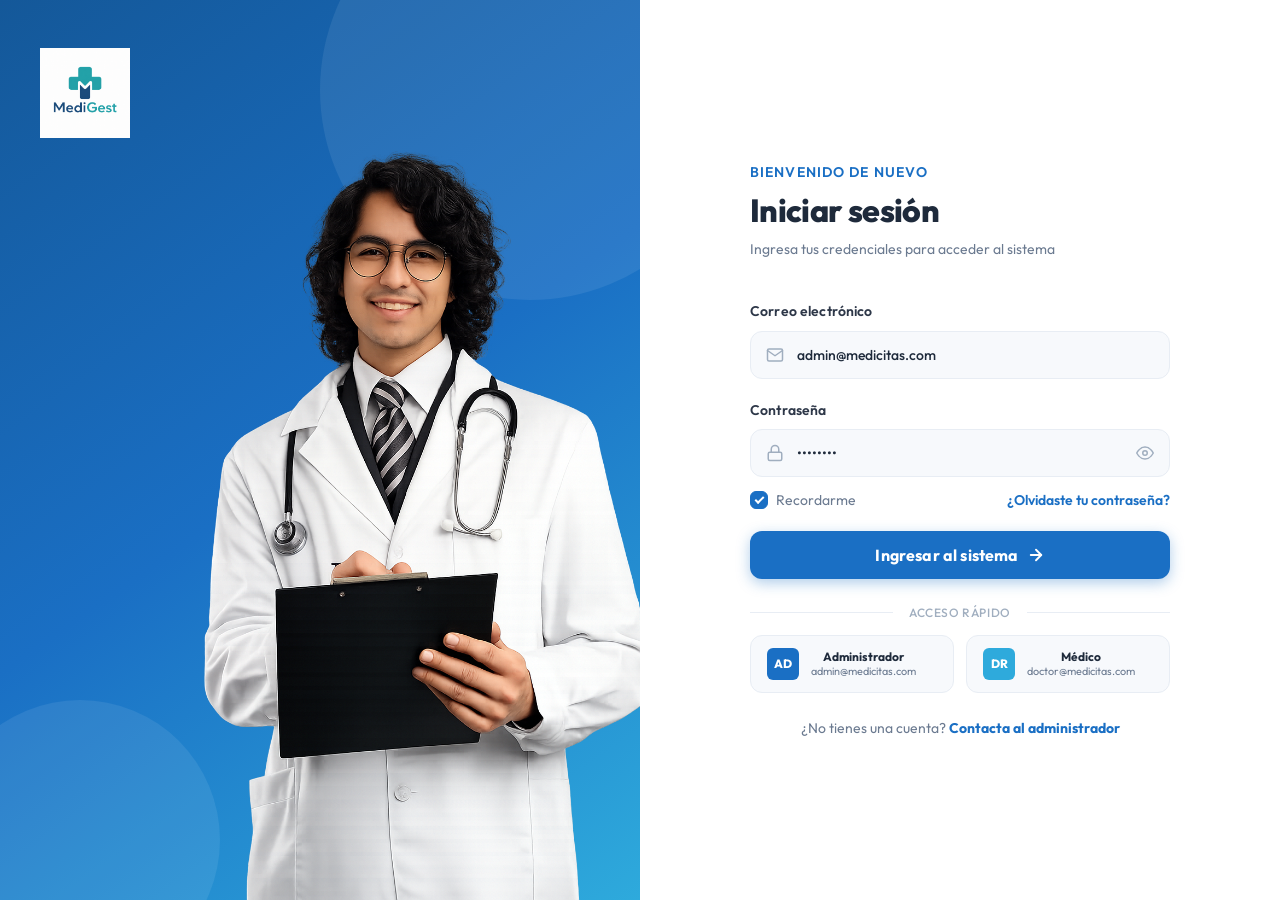
<file: index.html>
<!DOCTYPE html>
<html lang="es">
<head>
  <!-- ============================================================
       SISTEMA DE GESTIÓN DE CITAS MÉDICAS
       Página: Login / Inicio de sesión
       Archivo: login.html
       Descripción: Pantalla de acceso al sistema
       Autor: Proyecto Universitario
       ============================================================ -->
  <meta charset="UTF-8" />
  <meta name="viewport" content="width=device-width, initial-scale=1.0" />
  <title>Iniciar Sesión — MediCitas</title>

  <!-- Google Fonts: Outfit (moderna, legible, estilo profesional) -->
  <link rel="preconnect" href="https://fonts.googleapis.com" />
  <link rel="preconnect" href="https://fonts.gstatic.com" crossorigin />
  <link href="https://fonts.googleapis.com/css2?family=Outfit:wght@300;400;500;600;700;800&display=swap" rel="stylesheet" />

  <!-- CSS exclusivo de esta página -->
  <link rel="stylesheet" href="styles/login.css" />
</head>

<body>

  <!-- ============================================================
       ESTRUCTURA PRINCIPAL: grid de 2 columnas
       .login-page
         ├── .login-panel-left   (branding + features)
         └── .login-panel-right  (formulario)
       ============================================================ -->

  <main class="login-page">

    <aside class="login-panel-left" aria-hidden="true">

      <div class="brand-logo">
        <div class="brand-logo__text">
          <img class="brand-logo__image" src="./assets/logoMediGest-white.png" alt="logo">
        </div>
      </div>

      <div class="panel-left__content">
        <img class="panel-left__image" src="./assets/medigestLeder.png">
      </div>

    </aside>

    <!-- ========================
         PANEL DERECHO — Formulario
         ======================== -->
    <section class="login-panel-right">

      <div class="login-card">

        <!-- Encabezado del formulario -->
        <header class="login-card__header">
          <p class="login-card__welcome">Bienvenido de nuevo</p>
          <h2 class="login-card__title">Iniciar sesión</h2>
          <p class="login-card__subtitle">
            Ingresa tus credenciales para acceder al sistema
          </p>
        </header>

        <!-- =====================
             FORMULARIO PRINCIPAL
             ===================== -->
        <form class="login-form" action="#" method="post" novalidate>

          <!-- Campo: correo electrónico -->
          <div class="form-group">
            <label class="form-label" for="email">Correo electrónico</label>
            <div class="input-wrapper">
              <!-- Ícono del campo -->
              <span class="input-wrapper__icon" aria-hidden="true">
                <svg viewBox="0 0 24 24" fill="none" stroke="currentColor" stroke-width="2"
                     stroke-linecap="round" stroke-linejoin="round">
                  <path d="M4 4h16c1.1 0 2 .9 2 2v12c0 1.1-.9 2-2 2H4c-1.1 0-2-.9-2-2V6c0-1.1.9-2 2-2z" />
                  <polyline points="22,6 12,13 2,6" />
                </svg>
              </span>
              <input
                class="form-input"
                type="email"
                id="email"
                name="email"
                placeholder="admin@medicitas.com"
                value="admin@medicitas.com"
                autocomplete="email"
                required
              />
            </div>
          </div>

          <!-- Campo: contraseña -->
          <div class="form-group">
            <label class="form-label" for="password">Contraseña</label>
            <div class="input-wrapper">
              <!-- Ícono del campo -->
              <span class="input-wrapper__icon" aria-hidden="true">
                <svg viewBox="0 0 24 24" fill="none" stroke="currentColor" stroke-width="2"
                     stroke-linecap="round" stroke-linejoin="round">
                  <rect x="3" y="11" width="18" height="11" rx="2" ry="2" />
                  <path d="M7 11V7a5 5 0 0 1 10 0v4" />
                </svg>
              </span>
              <input
                class="form-input"
                type="password"
                id="password"
                name="password"
                placeholder="••••••••"
                value="admin123"
                autocomplete="current-password"
                required
              />
              <!-- Toggle mostrar/ocultar contraseña (visual only) -->
              <span class="input-wrapper__toggle" aria-label="Mostrar contraseña" role="button" tabindex="0">
                <svg viewBox="0 0 24 24" fill="none" stroke="currentColor" stroke-width="2"
                     stroke-linecap="round" stroke-linejoin="round">
                  <path d="M1 12s4-8 11-8 11 8 11 8-4 8-11 8-11-8-11-8z" />
                  <circle cx="12" cy="12" r="3" />
                </svg>
              </span>
            </div>
          </div>

          <!-- Opciones adicionales -->
          <div class="form-options">
            <label class="checkbox-label" for="remember">
              <input type="checkbox" id="remember" name="remember" checked />
              <span class="checkbox-custom" aria-hidden="true"></span>
              <span class="checkbox-label__text">Recordarme</span>
            </label>
            <a href="#" class="link-forgot">¿Olvidaste tu contraseña?</a>
          </div>

          <!-- Botón de ingreso -->
            <a class="btn btn--primary btn--full" href="./dashboard.html">Ingresar al sistema
            <!-- Flecha derecha -->
            <svg viewBox="0 0 24 24" fill="none" stroke="currentColor" stroke-width="2.5"
                 stroke-linecap="round" stroke-linejoin="round" aria-hidden="true">
              <line x1="5" y1="12" x2="19" y2="12" />
              <polyline points="12,5 19,12 12,19" />
            </svg>
            </a>
        </form>

        <!-- Separador demo -->
        <div class="divider" style="margin-top: 1.5rem;">acceso rápido</div>

        <!-- Tarjetas de acceso demo -->
        <div class="demo-access" style="margin-top: 0.75rem;">

          <!-- Demo: Administrador -->
          <button class="demo-card" type="button" aria-label="Acceso como Administrador">
            <div class="demo-card__avatar demo-card__avatar--admin" aria-hidden="true">AD</div>
            <div class="demo-card__info">
              <span class="demo-card__role">Administrador</span>
              <span class="demo-card__email">admin@medicitas.com</span>
            </div>
          </button>

          <!-- Demo: Médico -->
          <button class="demo-card" type="button" aria-label="Acceso como Médico">
            <div class="demo-card__avatar demo-card__avatar--doctor" aria-hidden="true">DR</div>
            <div class="demo-card__info">
              <span class="demo-card__role">Médico</span>
              <span class="demo-card__email">doctor@medicitas.com</span>
            </div>
          </button>

        </div>

        <!-- Pie de la tarjeta -->
        <p class="login-card__footer" style="margin-top: 1.5rem;">
          ¿No tienes una cuenta?
          <a href="#">Contacta al administrador</a>
        </p>

      </div><!-- /.login-card -->

    </section><!-- /.login-panel-right -->

  </main><!-- /.login-page -->

</body>
</html>
</file>
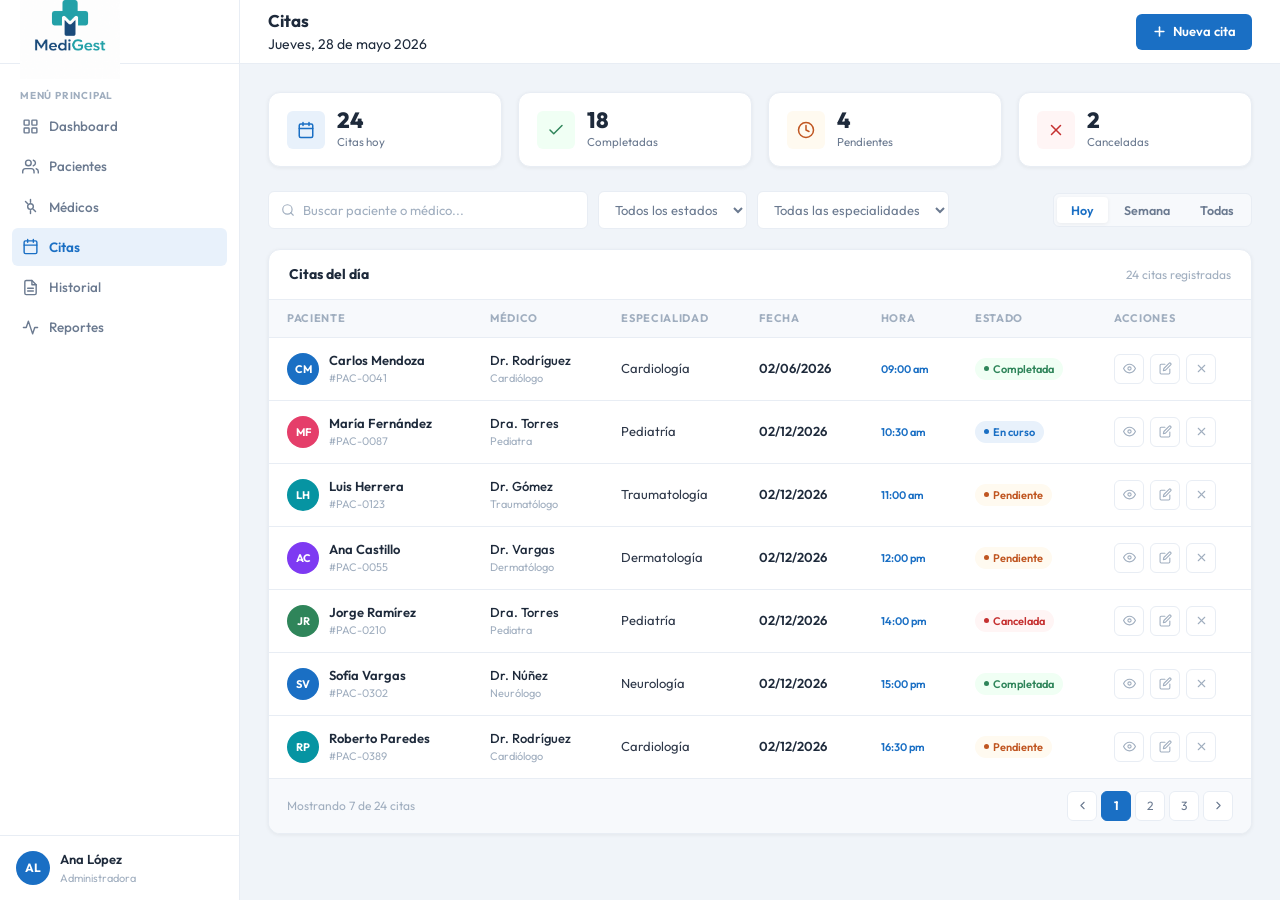
<file: citas.html>
<!DOCTYPE html>
<html lang="es">
<head>
  <!-- ============================================================
       SISTEMA DE GESTIÓN DE CITAS MÉDICAS
       Página: Gestión de Citas
       Archivo: citas.html
       ============================================================ -->
  <meta charset="UTF-8" />
  <meta name="viewport" content="width=device-width, initial-scale=1.0" />
  <title>Citas — MediCitas</title>
  <link rel="preconnect" href="https://fonts.googleapis.com" />
  <link rel="preconnect" href="https://fonts.gstatic.com" crossorigin />
  <link href="https://fonts.googleapis.com/css2?family=Outfit:wght@400;500;600;700;800&display=swap" rel="stylesheet" />
  <link rel="stylesheet" href="styles/citas.css" />
</head>
<body>

<div class="layout">

  <!-- ========================
       SIDEBAR
       ======================== -->
  <aside class="sidebar">

    <div class="sidebar__logo">
     <div class="brand-logo__text">
         <a href="./index.html">
          <img class="brand-logo__image" src="./assets/logoMediGest-white.png" alt="logo">
        </a>
        </div>
    </div>

    <nav class="sidebar__nav">
      <p class="nav-section-label">Menú principal</p>

      <a href="dashboard.html" class="nav-item">
        <svg viewBox="0 0 24 24" fill="none" stroke="currentColor" stroke-width="2"
             stroke-linecap="round" stroke-linejoin="round">
          <rect x="3" y="3" width="7" height="7" rx="1"/><rect x="14" y="3" width="7" height="7" rx="1"/>
          <rect x="3" y="14" width="7" height="7" rx="1"/><rect x="14" y="14" width="7" height="7" rx="1"/>
        </svg>
        Dashboard
      </a>

      <a href="pacientes.html" class="nav-item">
        <svg viewBox="0 0 24 24" fill="none" stroke="currentColor" stroke-width="2"
             stroke-linecap="round" stroke-linejoin="round">
          <path d="M17 21v-2a4 4 0 0 0-4-4H5a4 4 0 0 0-4 4v2"/>
          <circle cx="9" cy="7" r="4"/>
          <path d="M23 21v-2a4 4 0 0 0-3-3.87M16 3.13a4 4 0 0 1 0 7.75"/>
        </svg>
        Pacientes
      </a>

      <a href="medicos.html" class="nav-item">
        <svg viewBox="0 0 24 24" fill="none" stroke="currentColor" stroke-width="2"
             stroke-linecap="round" stroke-linejoin="round">
          <path d="M12 2v4M12 18v4M4.93 4.93l2.83 2.83M16.24 16.24l2.83 2.83"/>
          <circle cx="12" cy="12" r="4"/>
        </svg>
        Médicos
      </a>

      <!-- Activo -->
      <a href="citas.html" class="nav-item active">
        <svg viewBox="0 0 24 24" fill="none" stroke="currentColor" stroke-width="2"
             stroke-linecap="round" stroke-linejoin="round">
          <rect x="3" y="4" width="18" height="18" rx="2"/>
          <path d="M16 2v4M8 2v4M3 10h18"/>
        </svg>
        Citas
      </a>

      <a href="historial.html" class="nav-item">
        <svg viewBox="0 0 24 24" fill="none" stroke="currentColor" stroke-width="2"
             stroke-linecap="round" stroke-linejoin="round">
          <path d="M14 2H6a2 2 0 0 0-2 2v16a2 2 0 0 0 2 2h12a2 2 0 0 0 2-2V8z"/>
          <polyline points="14,2 14,8 20,8"/>
          <line x1="8" y1="13" x2="16" y2="13"/>
          <line x1="8" y1="17" x2="16" y2="17"/>
        </svg>
        Historial
      </a>

      <a href="reportes.html" class="nav-item">
        <svg viewBox="0 0 24 24" fill="none" stroke="currentColor" stroke-width="2"
             stroke-linecap="round" stroke-linejoin="round">
          <polyline points="22,12 18,12 15,21 9,3 6,12 2,12"/>
        </svg>
        Reportes
      </a>

    </nav>

    <div class="sidebar__user">
      <div class="sidebar__user-avatar">AL</div>
      <div>
        <div class="sidebar__user-name">Ana López</div>
        <div class="sidebar__user-role">Administradora</div>
      </div>
    </div>

  </aside>

  <!-- ========================
       CONTENIDO PRINCIPAL
       ======================== -->
  <div class="layout__main">

    <!-- Header -->
    <header class="header">
      <div>
        <div class="header__title">Citas</div>
          <span class="header__date">Jueves, 28 de mayo 2026</span>
      </div>
      <div class="header__right">
        <a href="./new-cita.html" class="btn-primary" type="button">
          <svg viewBox="0 0 24 24" fill="none" stroke="currentColor" stroke-width="2.5"
               stroke-linecap="round" stroke-linejoin="round">
            <line x1="12" y1="5" x2="12" y2="19"/>
            <line x1="5" y1="12" x2="19" y2="12"/>
          </svg>
          Nueva cita
        </a>
      </div>
    </header>

    <main class="page-content">

      <!-- Stats rápidas -->
      <div class="stats-row">

        <div class="stat-mini">
          <div class="stat-mini__icon stat-mini__icon--blue">
            <svg viewBox="0 0 24 24" fill="none" stroke="currentColor" stroke-width="2"
                 stroke-linecap="round" stroke-linejoin="round">
              <rect x="3" y="4" width="18" height="18" rx="2"/>
              <path d="M16 2v4M8 2v4M3 10h18"/>
            </svg>
          </div>
          <div>
            <div class="stat-mini__value">24</div>
            <div class="stat-mini__label">Citas hoy</div>
          </div>
        </div>

        <div class="stat-mini">
          <div class="stat-mini__icon stat-mini__icon--green">
            <svg viewBox="0 0 24 24" fill="none" stroke="currentColor" stroke-width="2"
                 stroke-linecap="round" stroke-linejoin="round">
              <polyline points="20,6 9,17 4,12"/>
            </svg>
          </div>
          <div>
            <div class="stat-mini__value">18</div>
            <div class="stat-mini__label">Completadas</div>
          </div>
        </div>

        <div class="stat-mini">
          <div class="stat-mini__icon stat-mini__icon--orange">
            <svg viewBox="0 0 24 24" fill="none" stroke="currentColor" stroke-width="2"
                 stroke-linecap="round" stroke-linejoin="round">
              <circle cx="12" cy="12" r="10"/>
              <polyline points="12,6 12,12 16,14"/>
            </svg>
          </div>
          <div>
            <div class="stat-mini__value">4</div>
            <div class="stat-mini__label">Pendientes</div>
          </div>
        </div>

        <div class="stat-mini">
          <div class="stat-mini__icon stat-mini__icon--red">
            <svg viewBox="0 0 24 24" fill="none" stroke="currentColor" stroke-width="2"
                 stroke-linecap="round" stroke-linejoin="round">
              <line x1="18" y1="6" x2="6" y2="18"/>
              <line x1="6" y1="6" x2="18" y2="18"/>
            </svg>
          </div>
          <div>
            <div class="stat-mini__value">2</div>
            <div class="stat-mini__label">Canceladas</div>
          </div>
        </div>

      </div>

      <!-- Toolbar -->
      <div class="toolbar">

        <div class="search-box">
          <svg viewBox="0 0 24 24" fill="none" stroke="currentColor" stroke-width="2"
               stroke-linecap="round" stroke-linejoin="round">
            <circle cx="11" cy="11" r="8"/>
            <line x1="21" y1="21" x2="16.65" y2="16.65"/>
          </svg>
          <input type="text" placeholder="Buscar paciente o médico..." />
        </div>

        <select class="filter-select">
          <option>Todos los estados</option>
          <option>Completada</option>
          <option>En curso</option>
          <option>Pendiente</option>
          <option>Cancelada</option>
        </select>

        <select class="filter-select">
          <option>Todas las especialidades</option>
          <option>Cardiología</option>
          <option>Pediatría</option>
          <option>Traumatología</option>
          <option>Dermatología</option>
          <option>Neurología</option>
        </select>

        <!-- Tabs de vista -->
        <div class="view-tabs">
          <button class="view-tab active" type="button">Hoy</button>
          <button class="view-tab" type="button">Semana</button>
          <button class="view-tab" type="button">Todas</button>
        </div>

      </div>

      <!-- Tabla de citas -->
      <div class="table-card">

        <div class="table-card__header">
          <span class="table-card__title">Citas del día</span>
          <span class="table-card__count">24 citas registradas</span>
        </div>

        <div class="table-wrap">
          <table>
            <thead>
              <tr>
                <th>Paciente</th>
                <th>Médico</th>
                <th>Especialidad</th>
                <th>Fecha</th>
                <th>Hora</th>
                <th>Estado</th>
                <th>Acciones</th>
              </tr>
            </thead>
            <tbody>

              <!-- Fila 1 -->
              <tr>
                <td>
                  <div class="cell-patient">
                    <div class="cell-avatar cell-avatar--blue">CM</div>
                    <div>
                      <div class="cell-name">Carlos Mendoza</div>
                      <div class="cell-sub">#PAC-0041</div>
                    </div>
                  </div>
                </td>
                <td>
                  <div class="cell-doctor">Dr. Rodríguez</div>
                  <div class="cell-spec">Cardiólogo</div>
                </td>
                <td>Cardiología</td>
                <td>
                  <div class="cell-date">02/06/2026</div>
                </td>
                <td>
                  <div class="cell-time">09:00 am</div>
                </td>
                <td><span class="badge badge--green">Completada</span></td>
                <td>
                  <div class="row-actions">
                    <button class="action-btn" type="button" title="Ver detalle">
                      <svg viewBox="0 0 24 24" fill="none" stroke="currentColor" stroke-width="2"
                           stroke-linecap="round" stroke-linejoin="round">
                        <path d="M1 12s4-8 11-8 11 8 11 8-4 8-11 8-11-8-11-8z"/>
                        <circle cx="12" cy="12" r="3"/>
                      </svg>
                    </button>
                    <button class="action-btn" type="button" title="Editar">
                      <svg viewBox="0 0 24 24" fill="none" stroke="currentColor" stroke-width="2"
                           stroke-linecap="round" stroke-linejoin="round">
                        <path d="M11 4H4a2 2 0 0 0-2 2v14a2 2 0 0 0 2 2h14a2 2 0 0 0 2-2v-7"/>
                        <path d="M18.5 2.5a2.121 2.121 0 0 1 3 3L12 15l-4 1 1-4 9.5-9.5z"/>
                      </svg>
                    </button>
                    <button class="action-btn action-btn--danger" type="button" title="Cancelar">
                      <svg viewBox="0 0 24 24" fill="none" stroke="currentColor" stroke-width="2"
                           stroke-linecap="round" stroke-linejoin="round">
                        <line x1="18" y1="6" x2="6" y2="18"/>
                        <line x1="6" y1="6" x2="18" y2="18"/>
                      </svg>
                    </button>
                  </div>
                </td>
              </tr>

              <!-- Fila 2 -->
              <tr>
                <td>
                  <div class="cell-patient">
                    <div class="cell-avatar cell-avatar--rose">MF</div>
                    <div>
                      <div class="cell-name">María Fernández</div>
                      <div class="cell-sub">#PAC-0087</div>
                    </div>
                  </div>
                </td>
                <td>
                  <div class="cell-doctor">Dra. Torres</div>
                  <div class="cell-spec">Pediatra</div>
                </td>
                <td>Pediatría</td>
                <td><div class="cell-date">02/12/2026</div></td>
                <td><div class="cell-time">10:30 am</div></td>
                <td><span class="badge badge--blue">En curso</span></td>
                <td>
                  <div class="row-actions">
                    <button class="action-btn" type="button" title="Ver detalle">
                      <svg viewBox="0 0 24 24" fill="none" stroke="currentColor" stroke-width="2"
                           stroke-linecap="round" stroke-linejoin="round">
                        <path d="M1 12s4-8 11-8 11 8 11 8-4 8-11 8-11-8-11-8z"/>
                        <circle cx="12" cy="12" r="3"/>
                      </svg>
                    </button>
                    <button class="action-btn" type="button" title="Editar">
                      <svg viewBox="0 0 24 24" fill="none" stroke="currentColor" stroke-width="2"
                           stroke-linecap="round" stroke-linejoin="round">
                        <path d="M11 4H4a2 2 0 0 0-2 2v14a2 2 0 0 0 2 2h14a2 2 0 0 0 2-2v-7"/>
                        <path d="M18.5 2.5a2.121 2.121 0 0 1 3 3L12 15l-4 1 1-4 9.5-9.5z"/>
                      </svg>
                    </button>
                    <button class="action-btn action-btn--danger" type="button" title="Cancelar">
                      <svg viewBox="0 0 24 24" fill="none" stroke="currentColor" stroke-width="2"
                           stroke-linecap="round" stroke-linejoin="round">
                        <line x1="18" y1="6" x2="6" y2="18"/>
                        <line x1="6" y1="6" x2="18" y2="18"/>
                      </svg>
                    </button>
                  </div>
                </td>
              </tr>

              <!-- Fila 3 -->
              <tr>
                <td>
                  <div class="cell-patient">
                    <div class="cell-avatar cell-avatar--teal">LH</div>
                    <div>
                      <div class="cell-name">Luis Herrera</div>
                      <div class="cell-sub">#PAC-0123</div>
                    </div>
                  </div>
                </td>
                <td>
                  <div class="cell-doctor">Dr. Gómez</div>
                  <div class="cell-spec">Traumatólogo</div>
                </td>
                <td>Traumatología</td>
                <td><div class="cell-date">02/12/2026</div></td>
                <td><div class="cell-time">11:00 am</div></td>
                <td><span class="badge badge--orange">Pendiente</span></td>
                <td>
                  <div class="row-actions">
                    <button class="action-btn" type="button" title="Ver detalle">
                      <svg viewBox="0 0 24 24" fill="none" stroke="currentColor" stroke-width="2"
                           stroke-linecap="round" stroke-linejoin="round">
                        <path d="M1 12s4-8 11-8 11 8 11 8-4 8-11 8-11-8-11-8z"/>
                        <circle cx="12" cy="12" r="3"/>
                      </svg>
                    </button>
                    <button class="action-btn" type="button" title="Editar">
                      <svg viewBox="0 0 24 24" fill="none" stroke="currentColor" stroke-width="2"
                           stroke-linecap="round" stroke-linejoin="round">
                        <path d="M11 4H4a2 2 0 0 0-2 2v14a2 2 0 0 0 2 2h14a2 2 0 0 0 2-2v-7"/>
                        <path d="M18.5 2.5a2.121 2.121 0 0 1 3 3L12 15l-4 1 1-4 9.5-9.5z"/>
                      </svg>
                    </button>
                    <button class="action-btn action-btn--danger" type="button" title="Cancelar">
                      <svg viewBox="0 0 24 24" fill="none" stroke="currentColor" stroke-width="2"
                           stroke-linecap="round" stroke-linejoin="round">
                        <line x1="18" y1="6" x2="6" y2="18"/>
                        <line x1="6" y1="6" x2="18" y2="18"/>
                      </svg>
                    </button>
                  </div>
                </td>
              </tr>

              <!-- Fila 4 -->
              <tr>
                <td>
                  <div class="cell-patient">
                    <div class="cell-avatar cell-avatar--purple">AC</div>
                    <div>
                      <div class="cell-name">Ana Castillo</div>
                      <div class="cell-sub">#PAC-0055</div>
                    </div>
                  </div>
                </td>
                <td>
                  <div class="cell-doctor">Dr. Vargas</div>
                  <div class="cell-spec">Dermatólogo</div>
                </td>
                <td>Dermatología</td>
                <td><div class="cell-date">02/12/2026</div></td>
                <td><div class="cell-time">12:00 pm</div></td>
                <td><span class="badge badge--orange">Pendiente</span></td>
                <td>
                  <div class="row-actions">
                    <button class="action-btn" type="button" title="Ver detalle">
                      <svg viewBox="0 0 24 24" fill="none" stroke="currentColor" stroke-width="2"
                           stroke-linecap="round" stroke-linejoin="round">
                        <path d="M1 12s4-8 11-8 11 8 11 8-4 8-11 8-11-8-11-8z"/>
                        <circle cx="12" cy="12" r="3"/>
                      </svg>
                    </button>
                    <button class="action-btn" type="button" title="Editar">
                      <svg viewBox="0 0 24 24" fill="none" stroke="currentColor" stroke-width="2"
                           stroke-linecap="round" stroke-linejoin="round">
                        <path d="M11 4H4a2 2 0 0 0-2 2v14a2 2 0 0 0 2 2h14a2 2 0 0 0 2-2v-7"/>
                        <path d="M18.5 2.5a2.121 2.121 0 0 1 3 3L12 15l-4 1 1-4 9.5-9.5z"/>
                      </svg>
                    </button>
                    <button class="action-btn action-btn--danger" type="button" title="Cancelar">
                      <svg viewBox="0 0 24 24" fill="none" stroke="currentColor" stroke-width="2"
                           stroke-linecap="round" stroke-linejoin="round">
                        <line x1="18" y1="6" x2="6" y2="18"/>
                        <line x1="6" y1="6" x2="18" y2="18"/>
                      </svg>
                    </button>
                  </div>
                </td>
              </tr>

              <!-- Fila 5 -->
              <tr>
                <td>
                  <div class="cell-patient">
                    <div class="cell-avatar cell-avatar--green">JR</div>
                    <div>
                      <div class="cell-name">Jorge Ramírez</div>
                      <div class="cell-sub">#PAC-0210</div>
                    </div>
                  </div>
                </td>
                <td>
                  <div class="cell-doctor">Dra. Torres</div>
                  <div class="cell-spec">Pediatra</div>
                </td>
                <td>Pediatría</td>
                <td><div class="cell-date">02/12/2026</div></td>
                <td><div class="cell-time">14:00 pm</div></td>
                <td><span class="badge badge--red">Cancelada</span></td>
                <td>
                  <div class="row-actions">
                    <button class="action-btn" type="button" title="Ver detalle">
                      <svg viewBox="0 0 24 24" fill="none" stroke="currentColor" stroke-width="2"
                           stroke-linecap="round" stroke-linejoin="round">
                        <path d="M1 12s4-8 11-8 11 8 11 8-4 8-11 8-11-8-11-8z"/>
                        <circle cx="12" cy="12" r="3"/>
                      </svg>
                    </button>
                    <button class="action-btn" type="button" title="Editar">
                      <svg viewBox="0 0 24 24" fill="none" stroke="currentColor" stroke-width="2"
                           stroke-linecap="round" stroke-linejoin="round">
                        <path d="M11 4H4a2 2 0 0 0-2 2v14a2 2 0 0 0 2 2h14a2 2 0 0 0 2-2v-7"/>
                        <path d="M18.5 2.5a2.121 2.121 0 0 1 3 3L12 15l-4 1 1-4 9.5-9.5z"/>
                      </svg>
                    </button>
                    <button class="action-btn action-btn--danger" type="button" title="Cancelar">
                      <svg viewBox="0 0 24 24" fill="none" stroke="currentColor" stroke-width="2"
                           stroke-linecap="round" stroke-linejoin="round">
                        <line x1="18" y1="6" x2="6" y2="18"/>
                        <line x1="6" y1="6" x2="18" y2="18"/>
                      </svg>
                    </button>
                  </div>
                </td>
              </tr>

              <!-- Fila 6 -->
              <tr>
                <td>
                  <div class="cell-patient">
                    <div class="cell-avatar cell-avatar--blue">SV</div>
                    <div>
                      <div class="cell-name">Sofía Vargas</div>
                      <div class="cell-sub">#PAC-0302</div>
                    </div>
                  </div>
                </td>
                <td>
                  <div class="cell-doctor">Dr. Núñez</div>
                  <div class="cell-spec">Neurólogo</div>
                </td>
                <td>Neurología</td>
                <td><div class="cell-date">02/12/2026</div></td>
                <td><div class="cell-time">15:00 pm</div></td>
                <td><span class="badge badge--green">Completada</span></td>
                <td>
                  <div class="row-actions">
                    <button class="action-btn" type="button" title="Ver detalle">
                      <svg viewBox="0 0 24 24" fill="none" stroke="currentColor" stroke-width="2"
                           stroke-linecap="round" stroke-linejoin="round">
                        <path d="M1 12s4-8 11-8 11 8 11 8-4 8-11 8-11-8-11-8z"/>
                        <circle cx="12" cy="12" r="3"/>
                      </svg>
                    </button>
                    <button class="action-btn" type="button" title="Editar">
                      <svg viewBox="0 0 24 24" fill="none" stroke="currentColor" stroke-width="2"
                           stroke-linecap="round" stroke-linejoin="round">
                        <path d="M11 4H4a2 2 0 0 0-2 2v14a2 2 0 0 0 2 2h14a2 2 0 0 0 2-2v-7"/>
                        <path d="M18.5 2.5a2.121 2.121 0 0 1 3 3L12 15l-4 1 1-4 9.5-9.5z"/>
                      </svg>
                    </button>
                    <button class="action-btn action-btn--danger" type="button" title="Cancelar">
                      <svg viewBox="0 0 24 24" fill="none" stroke="currentColor" stroke-width="2"
                           stroke-linecap="round" stroke-linejoin="round">
                        <line x1="18" y1="6" x2="6" y2="18"/>
                        <line x1="6" y1="6" x2="18" y2="18"/>
                      </svg>
                    </button>
                  </div>
                </td>
              </tr>

              <!-- Fila 7 -->
              <tr>
                <td>
                  <div class="cell-patient">
                    <div class="cell-avatar cell-avatar--teal">RP</div>
                    <div>
                      <div class="cell-name">Roberto Paredes</div>
                      <div class="cell-sub">#PAC-0389</div>
                    </div>
                  </div>
                </td>
                <td>
                  <div class="cell-doctor">Dr. Rodríguez</div>
                  <div class="cell-spec">Cardiólogo</div>
                </td>
                <td>Cardiología</td>
                <td><div class="cell-date">02/12/2026</div></td>
                <td><div class="cell-time">16:30 pm</div></td>
                <td><span class="badge badge--orange">Pendiente</span></td>
                <td>
                  <div class="row-actions">
                    <button class="action-btn" type="button" title="Ver detalle">
                      <svg viewBox="0 0 24 24" fill="none" stroke="currentColor" stroke-width="2"
                           stroke-linecap="round" stroke-linejoin="round">
                        <path d="M1 12s4-8 11-8 11 8 11 8-4 8-11 8-11-8-11-8z"/>
                        <circle cx="12" cy="12" r="3"/>
                      </svg>
                    </button>
                    <button class="action-btn" type="button" title="Editar">
                      <svg viewBox="0 0 24 24" fill="none" stroke="currentColor" stroke-width="2"
                           stroke-linecap="round" stroke-linejoin="round">
                        <path d="M11 4H4a2 2 0 0 0-2 2v14a2 2 0 0 0 2 2h14a2 2 0 0 0 2-2v-7"/>
                        <path d="M18.5 2.5a2.121 2.121 0 0 1 3 3L12 15l-4 1 1-4 9.5-9.5z"/>
                      </svg>
                    </button>
                    <button class="action-btn action-btn--danger" type="button" title="Cancelar">
                      <svg viewBox="0 0 24 24" fill="none" stroke="currentColor" stroke-width="2"
                           stroke-linecap="round" stroke-linejoin="round">
                        <line x1="18" y1="6" x2="6" y2="18"/>
                        <line x1="6" y1="6" x2="18" y2="18"/>
                      </svg>
                    </button>
                  </div>
                </td>
              </tr>

            </tbody>
          </table>
        </div>

        <!-- Footer de la tabla -->
        <div class="table-footer">
          <span class="table-footer__info">Mostrando 7 de 24 citas</span>
          <div class="pagination">
            <button class="page-btn" type="button">
              <svg viewBox="0 0 24 24" fill="none" stroke="currentColor" stroke-width="2"
                   stroke-linecap="round" stroke-linejoin="round">
                <polyline points="15,18 9,12 15,6"/>
              </svg>
            </button>
            <button class="page-btn active" type="button">1</button>
            <button class="page-btn" type="button">2</button>
            <button class="page-btn" type="button">3</button>
            <button class="page-btn" type="button">
              <svg viewBox="0 0 24 24" fill="none" stroke="currentColor" stroke-width="2"
                   stroke-linecap="round" stroke-linejoin="round">
                <polyline points="9,18 15,12 9,6"/>
              </svg>
            </button>
          </div>
        </div>

      </div><!-- /.table-card -->

    </main>

  </div><!-- /.layout__main -->

</div><!-- /.layout -->

</body>
</html>
</file>
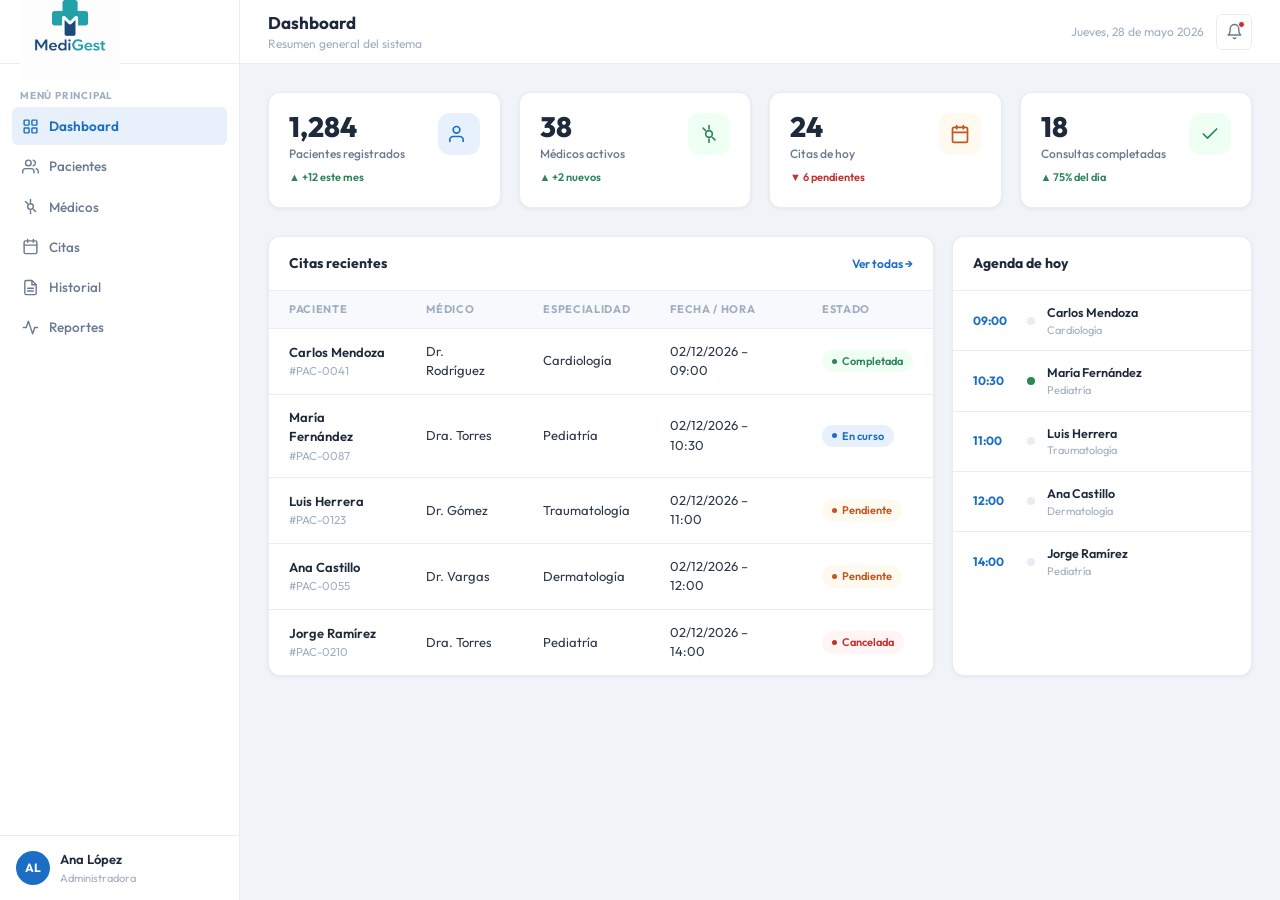
<file: dashboard.html>
<!DOCTYPE html>
<html lang="es">

<head>
  <!-- ============================================================
       SISTEMA DE GESTIÓN DE CITAS MÉDICAS
       Página: Dashboard principal
       Archivo: dashboard.html
       ============================================================ -->
  <meta charset="UTF-8" />
  <meta name="viewport" content="width=device-width, initial-scale=1.0" />
  <title>Dashboard — MediCitas</title>
  <link rel="preconnect" href="https://fonts.googleapis.com" />
  <link rel="preconnect" href="https://fonts.gstatic.com" crossorigin />
  <link href="https://fonts.googleapis.com/css2?family=Outfit:wght@400;500;600;700;800&display=swap" rel="stylesheet" />
  <link rel="stylesheet" href="styles/dashboard.css" />
</head>

<body>

  <div class="layout">

    <!-- ========================
       SIDEBAR
       ======================== -->
    <aside class="sidebar">

      <!-- Logo -->
      <div class="sidebar__logo">
        <a href="./index.html">
          <img class="brand-logo__image" src="./assets/logoMediGest-white.png" alt="logo">
        </a>
      </div>

      <!-- Navegación -->
      <nav class="sidebar__nav">

        <p class="nav-section-label">Menú principal</p>

        <!-- Dashboard (activo) -->
        <a href="dashboard.html" class="nav-item active">
          <svg viewBox="0 0 24 24" fill="none" stroke="currentColor" stroke-width="2" stroke-linecap="round"
            stroke-linejoin="round">
            <rect x="3" y="3" width="7" height="7" rx="1" />
            <rect x="14" y="3" width="7" height="7" rx="1" />
            <rect x="3" y="14" width="7" height="7" rx="1" />
            <rect x="14" y="14" width="7" height="7" rx="1" />
          </svg>
          Dashboard
        </a>

        <!-- Pacientes -->
        <a href="./pacientes.html" class="nav-item">
          <svg viewBox="0 0 24 24" fill="none" stroke="currentColor" stroke-width="2" stroke-linecap="round"
            stroke-linejoin="round">
            <path d="M17 21v-2a4 4 0 0 0-4-4H5a4 4 0 0 0-4 4v2" />
            <circle cx="9" cy="7" r="4" />
            <path d="M23 21v-2a4 4 0 0 0-3-3.87M16 3.13a4 4 0 0 1 0 7.75" />
          </svg>
          Pacientes
        </a>

        <!-- Médicos -->
        <a href="./medicos.html" class="nav-item">
          <svg viewBox="0 0 24 24" fill="none" stroke="currentColor" stroke-width="2" stroke-linecap="round"
            stroke-linejoin="round">
            <path d="M12 2v4M12 18v4M4.93 4.93l2.83 2.83M16.24 16.24l2.83 2.83" />
            <circle cx="12" cy="12" r="4" />
          </svg>
          Médicos
        </a>

        <!-- Citas -->
        <a href="./citas.html" class="nav-item">
          <svg viewBox="0 0 24 24" fill="none" stroke="currentColor" stroke-width="2" stroke-linecap="round"
            stroke-linejoin="round">
            <rect x="3" y="4" width="18" height="18" rx="2" />
            <path d="M16 2v4M8 2v4M3 10h18" />
          </svg>
          Citas
        </a>

        <!-- Historial -->
        <a href="./historial.html" class="nav-item">
          <svg viewBox="0 0 24 24" fill="none" stroke="currentColor" stroke-width="2" stroke-linecap="round"
            stroke-linejoin="round">
            <path d="M14 2H6a2 2 0 0 0-2 2v16a2 2 0 0 0 2 2h12a2 2 0 0 0 2-2V8z" />
            <polyline points="14,2 14,8 20,8" />
            <line x1="8" y1="13" x2="16" y2="13" />
            <line x1="8" y1="17" x2="16" y2="17" />
          </svg>
          Historial
        </a>

        <!-- Reportes -->
        <a href="reportes.html" class="nav-item">
          <svg viewBox="0 0 24 24" fill="none" stroke="currentColor" stroke-width="2" stroke-linecap="round"
            stroke-linejoin="round">
            <polyline points="22,12 18,12 15,21 9,3 6,12 2,12" />
          </svg>
          Reportes
        </a>

      </nav>

      <!-- Usuario logueado -->
      <div class="sidebar__user">
        <div class="sidebar__user-avatar">AL</div>
        <div>
          <div class="sidebar__user-name">Ana López</div>
          <div class="sidebar__user-role">Administradora</div>
        </div>
      </div>

    </aside>

    <!-- ========================
       CONTENIDO PRINCIPAL
       ======================== -->
    <div class="layout__main">

      <!-- Header -->
      <header class="header">
        <div>
          <div class="header__title">Dashboard</div>
          <div class="header__subtitle">Resumen general del sistema</div>
        </div>
        <div class="header__right">
          <span class="header__date">Jueves, 28 de mayo 2026</span>
          <!-- Campana notificaciones -->
          <button class="header__btn" type="button" aria-label="Notificaciones">
            <svg viewBox="0 0 24 24" fill="none" stroke="currentColor" stroke-width="2" stroke-linecap="round"
              stroke-linejoin="round">
              <path d="M18 8A6 6 0 0 0 6 8c0 7-3 9-3 9h18s-3-2-3-9" />
              <path d="M13.73 21a2 2 0 0 1-3.46 0" />
            </svg>
            <span class="header__badge"></span>
          </button>
        </div>
      </header>

      <!-- Contenido de la página -->
      <main class="page-content">

        <!-- ========================
           CARDS DE ESTADÍSTICAS
           ======================== -->
        <div class="stats-grid">

          <!-- Pacientes registrados -->
          <div class="stat-card">
            <div>
              <div class="stat-card__value">1,284</div>
              <div class="stat-card__label">Pacientes registrados</div>
              <div class="stat-card__change stat-card__change--up">▲ +12 este mes</div>
            </div>
            <div class="stat-card__icon stat-card__icon--blue">
              <svg viewBox="0 0 24 24" fill="none" stroke="currentColor" stroke-width="2" stroke-linecap="round"
                stroke-linejoin="round">
                <path d="M17 21v-2a4 4 0 0 0-4-4H5a4 4 0 0 0-4 4v2" />
                <circle cx="9" cy="7" r="4" />
              </svg>
            </div>
          </div>

          <!-- Médicos activos -->
          <div class="stat-card">
            <div>
              <div class="stat-card__value">38</div>
              <div class="stat-card__label">Médicos activos</div>
              <div class="stat-card__change stat-card__change--up">▲ +2 nuevos</div>
            </div>
            <div class="stat-card__icon stat-card__icon--green">
              <svg viewBox="0 0 24 24" fill="none" stroke="currentColor" stroke-width="2" stroke-linecap="round"
                stroke-linejoin="round">
                <path d="M12 2v4M12 18v4M4.93 4.93l2.83 2.83M16.24 16.24l2.83 2.83" />
                <circle cx="12" cy="12" r="4" />
              </svg>
            </div>
          </div>

          <!-- Citas del día -->
          <div class="stat-card">
            <div>
              <div class="stat-card__value">24</div>
              <div class="stat-card__label">Citas de hoy</div>
              <div class="stat-card__change stat-card__change--down">▼ 6 pendientes</div>
            </div>
            <div class="stat-card__icon stat-card__icon--orange">
              <svg viewBox="0 0 24 24" fill="none" stroke="currentColor" stroke-width="2" stroke-linecap="round"
                stroke-linejoin="round">
                <rect x="3" y="4" width="18" height="18" rx="2" />
                <path d="M16 2v4M8 2v4M3 10h18" />
              </svg>
            </div>
          </div>

          <!-- Consultas completadas -->
          <div class="stat-card">
            <div>
              <div class="stat-card__value">18</div>
              <div class="stat-card__label">Consultas completadas</div>
              <div class="stat-card__change stat-card__change--up">▲ 75% del día</div>
            </div>
            <div class="stat-card__icon stat-card__icon--green">
              <svg viewBox="0 0 24 24" fill="none" stroke="currentColor" stroke-width="2" stroke-linecap="round"
                stroke-linejoin="round">
                <polyline points="20,6 9,17 4,12" />
              </svg>
            </div>
          </div>

        </div><!-- /.stats-grid -->


        <!-- ========================
           TABLA + PANEL LATERAL
           ======================== -->
        <div class="bottom-grid">

          <!-- Tabla de citas recientes -->
          <div class="section-card">
            <div class="section-card__header">
              <span class="section-card__title">Citas recientes</span>
              <a href="citas.html" class="section-card__link">Ver todas →</a>
            </div>
            <div class="table-wrap">
              <table>
                <thead>
                  <tr>
                    <th>Paciente</th>
                    <th>Médico</th>
                    <th>Especialidad</th>
                    <th>Fecha / Hora</th>
                    <th>Estado</th>
                  </tr>
                </thead>
                <tbody>
                  <tr>
                    <td>
                      <div class="td-name">Carlos Mendoza</div>
                      <div class="td-sub">#PAC-0041</div>
                    </td>
                    <td>Dr. Rodríguez</td>
                    <td>Cardiología</td>
                    <td>02/12/2026 – 09:00</td>
                    <td><span class="badge badge--green">Completada</span></td>
                  </tr>
                  <tr>
                    <td>
                      <div class="td-name">María Fernández</div>
                      <div class="td-sub">#PAC-0087</div>
                    </td>
                    <td>Dra. Torres</td>
                    <td>Pediatría</td>
                    <td>02/12/2026 – 10:30</td>
                    <td><span class="badge badge--blue">En curso</span></td>
                  </tr>
                  <tr>
                    <td>
                      <div class="td-name">Luis Herrera</div>
                      <div class="td-sub">#PAC-0123</div>
                    </td>
                    <td>Dr. Gómez</td>
                    <td>Traumatología</td>
                    <td>02/12/2026 – 11:00</td>
                    <td><span class="badge badge--orange">Pendiente</span></td>
                  </tr>
                  <tr>
                    <td>
                      <div class="td-name">Ana Castillo</div>
                      <div class="td-sub">#PAC-0055</div>
                    </td>
                    <td>Dr. Vargas</td>
                    <td>Dermatología</td>
                    <td>02/12/2026 – 12:00</td>
                    <td><span class="badge badge--orange">Pendiente</span></td>
                  </tr>
                  <tr>
                    <td>
                      <div class="td-name">Jorge Ramírez</div>
                      <div class="td-sub">#PAC-0210</div>
                    </td>
                    <td>Dra. Torres</td>
                    <td>Pediatría</td>
                    <td>02/12/2026 – 14:00</td>
                    <td><span class="badge badge--red">Cancelada</span></td>
                  </tr>
                </tbody>
              </table>
            </div>
          </div>

          <!-- Mini agenda de hoy -->
          <div class="section-card">
            <div class="section-card__header">
              <span class="section-card__title">Agenda de hoy</span>
            </div>
            <div class="today-list">
              <div class="today-item">
                <span class="today-item__time">09:00</span>
                <span class="today-item__dot"></span>
                <div>
                  <div class="today-item__name">Carlos Mendoza</div>
                  <div class="today-item__spec">Cardiología</div>
                </div>
              </div>
              <div class="today-item">
                <span class="today-item__time">10:30</span>
                <span class="today-item__dot today-item__dot--active"></span>
                <div>
                  <div class="today-item__name">María Fernández</div>
                  <div class="today-item__spec">Pediatría</div>
                </div>
              </div>
              <div class="today-item">
                <span class="today-item__time">11:00</span>
                <span class="today-item__dot"></span>
                <div>
                  <div class="today-item__name">Luis Herrera</div>
                  <div class="today-item__spec">Traumatología</div>
                </div>
              </div>
              <div class="today-item">
                <span class="today-item__time">12:00</span>
                <span class="today-item__dot"></span>
                <div>
                  <div class="today-item__name">Ana Castillo</div>
                  <div class="today-item__spec">Dermatología</div>
                </div>
              </div>
              <div class="today-item">
                <span class="today-item__time">14:00</span>
                <span class="today-item__dot"></span>
                <div>
                  <div class="today-item__name">Jorge Ramírez</div>
                  <div class="today-item__spec">Pediatría</div>
                </div>
              </div>
            </div>
          </div>

        </div><!-- /.bottom-grid -->

      </main>

    </div><!-- /.layout__main -->

  </div><!-- /.layout -->

</body>

</html>
</file>
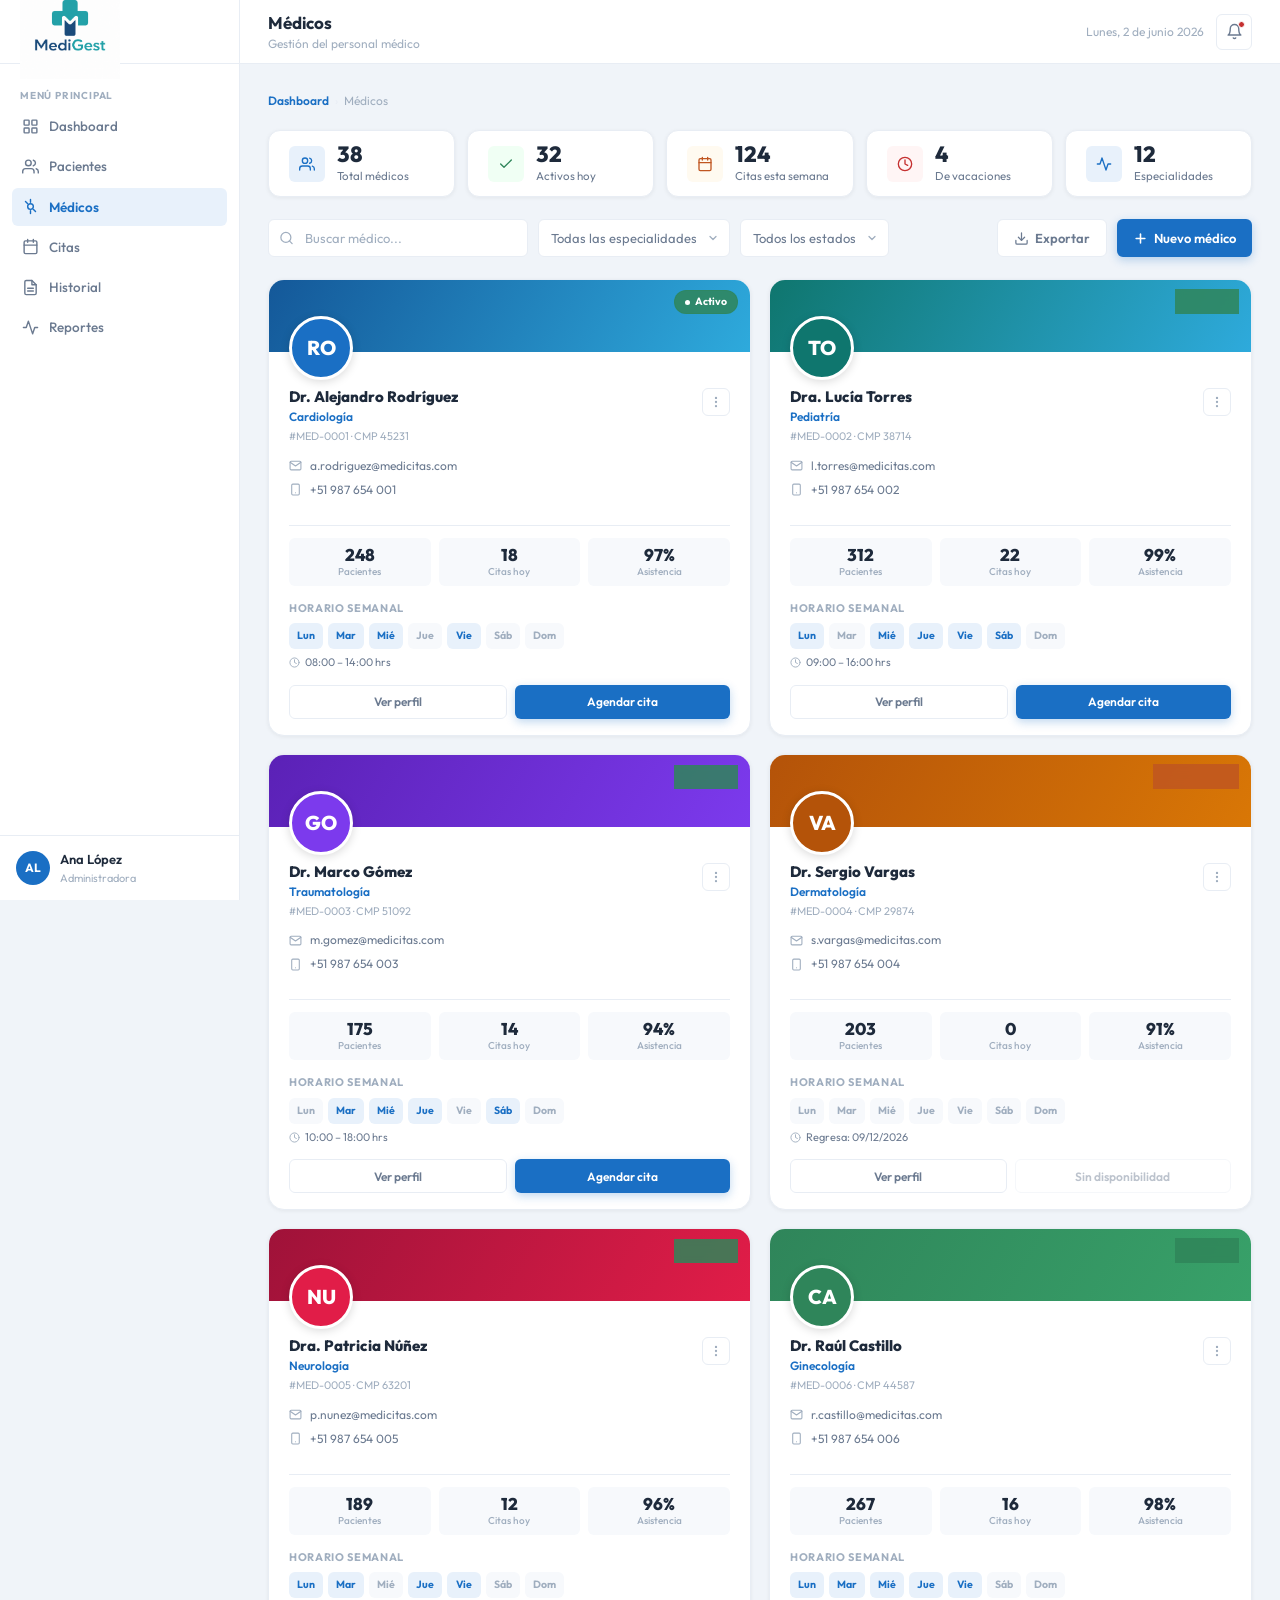
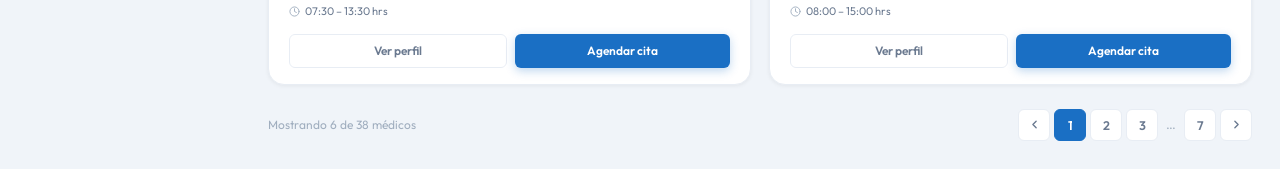
<file: medicos.html>
<!DOCTYPE html>
<html lang="es">

<head>
  <!-- ============================================================
       SISTEMA DE GESTIÓN DE CITAS MÉDICAS
       Página: Lista de Médicos
       Archivo: medicos.html
       ============================================================ -->
  <meta charset="UTF-8" />
  <meta name="viewport" content="width=device-width, initial-scale=1.0" />
  <title>Médicos — MediCitas</title>
  <link rel="preconnect" href="https://fonts.googleapis.com" />
  <link rel="preconnect" href="https://fonts.gstatic.com" crossorigin />
  <link href="https://fonts.googleapis.com/css2?family=Outfit:wght@400;500;600;700;800&display=swap" rel="stylesheet" />
  <link rel="stylesheet" href="./styles/dashboard.css" />
  <link rel="stylesheet" href="./styles/medicos.css" />
</head>

<body>

  <div class="layout">

    <!-- ========================
       SIDEBAR
       ======================== -->
    <aside class="sidebar">

     <div class="sidebar__logo">
        <a href="./index.html">
          <img class="brand-logo__image" src="./assets/logoMediGest-white.png" alt="logo">
        </a> 
      </div>

      <nav class="sidebar__nav">
        <p class="nav-section-label">Menú principal</p>

        <a href="./dashboard.html" class="nav-item">
          <svg viewBox="0 0 24 24" fill="none" stroke="currentColor" stroke-width="2" stroke-linecap="round"
            stroke-linejoin="round">
            <rect x="3" y="3" width="7" height="7" rx="1" />
            <rect x="14" y="3" width="7" height="7" rx="1" />
            <rect x="3" y="14" width="7" height="7" rx="1" />
            <rect x="14" y="14" width="7" height="7" rx="1" />
          </svg>
          Dashboard
        </a>

        <a href="pacientes.html" class="nav-item">
          <svg viewBox="0 0 24 24" fill="none" stroke="currentColor" stroke-width="2" stroke-linecap="round"
            stroke-linejoin="round">
            <path d="M17 21v-2a4 4 0 0 0-4-4H5a4 4 0 0 0-4 4v2" />
            <circle cx="9" cy="7" r="4" />
            <path d="M23 21v-2a4 4 0 0 0-3-3.87M16 3.13a4 4 0 0 1 0 7.75" />
          </svg>
          Pacientes
        </a>

        <!-- Médicos (activo) -->
        <a href="medicos.html" class="nav-item active">
          <svg viewBox="0 0 24 24" fill="none" stroke="currentColor" stroke-width="2" stroke-linecap="round"
            stroke-linejoin="round">
            <path d="M12 2v4M12 18v4M4.93 4.93l2.83 2.83M16.24 16.24l2.83 2.83" />
            <circle cx="12" cy="12" r="4" />
          </svg>
          Médicos
        </a>

        <a href="citas.html" class="nav-item">
          <svg viewBox="0 0 24 24" fill="none" stroke="currentColor" stroke-width="2" stroke-linecap="round"
            stroke-linejoin="round">
            <rect x="3" y="4" width="18" height="18" rx="2" />
            <path d="M16 2v4M8 2v4M3 10h18" />
          </svg>
          Citas
        </a>

        <a href="historial.html" class="nav-item">
          <svg viewBox="0 0 24 24" fill="none" stroke="currentColor" stroke-width="2" stroke-linecap="round"
            stroke-linejoin="round">
            <path d="M14 2H6a2 2 0 0 0-2 2v16a2 2 0 0 0 2 2h12a2 2 0 0 0 2-2V8z" />
            <polyline points="14,2 14,8 20,8" />
            <line x1="8" y1="13" x2="16" y2="13" />
            <line x1="8" y1="17" x2="16" y2="17" />
          </svg>
          Historial
        </a>

        <a href="reportes.html" class="nav-item">
          <svg viewBox="0 0 24 24" fill="none" stroke="currentColor" stroke-width="2" stroke-linecap="round"
            stroke-linejoin="round">
            <polyline points="22,12 18,12 15,21 9,3 6,12 2,12" />
          </svg>
          Reportes
        </a>
      </nav>

      <div class="sidebar__user">
        <div class="sidebar__user-avatar">AL</div>
        <div>
          <div class="sidebar__user-name">Ana López</div>
          <div class="sidebar__user-role">Administradora</div>
        </div>
      </div>

    </aside>

    <!-- ========================
       CONTENIDO PRINCIPAL
       ======================== -->
    <div class="layout__main">

      <!-- Header -->
      <header class="header">
        <div>
          <div class="header__title">Médicos</div>
          <div class="header__subtitle">Gestión del personal médico</div>
        </div>
        <div class="header__right">
          <span class="header__date">Lunes, 2 de junio 2026</span>
          <button class="header__btn" type="button" aria-label="Notificaciones">
            <svg viewBox="0 0 24 24" fill="none" stroke="currentColor" stroke-width="2" stroke-linecap="round"
              stroke-linejoin="round">
              <path d="M18 8A6 6 0 0 0 6 8c0 7-3 9-3 9h18s-3-2-3-9" />
              <path d="M13.73 21a2 2 0 0 1-3.46 0" />
            </svg>
            <span class="header__badge"></span>
          </button>
        </div>
      </header>

      <!-- Contenido -->
      <main class="page-content">

        <!-- Breadcrumb -->
        <nav class="breadcrumb">
          <a href="dashboard.html">Dashboard</a>
          <span class="breadcrumb__sep">›</span>
          <span>Médicos</span>
        </nav>

        <!-- Quick stats -->
        <div class="quick-stats">

          <div class="quick-stat">
            <div class="quick-stat__icon quick-stat__icon--blue">
              <svg viewBox="0 0 24 24" fill="none" stroke="currentColor" stroke-width="2" stroke-linecap="round"
                stroke-linejoin="round">
                <path d="M17 21v-2a4 4 0 0 0-4-4H5a4 4 0 0 0-4 4v2" />
                <circle cx="9" cy="7" r="4" />
                <path d="M23 21v-2a4 4 0 0 0-3-3.87M16 3.13a4 4 0 0 1 0 7.75" />
              </svg>
            </div>
            <div>
              <div class="quick-stat__value">38</div>
              <div class="quick-stat__label">Total médicos</div>
            </div>
          </div>

          <div class="quick-stat">
            <div class="quick-stat__icon quick-stat__icon--green">
              <svg viewBox="0 0 24 24" fill="none" stroke="currentColor" stroke-width="2" stroke-linecap="round"
                stroke-linejoin="round">
                <polyline points="20,6 9,17 4,12" />
              </svg>
            </div>
            <div>
              <div class="quick-stat__value">32</div>
              <div class="quick-stat__label">Activos hoy</div>
            </div>
          </div>

          <div class="quick-stat">
            <div class="quick-stat__icon quick-stat__icon--orange">
              <svg viewBox="0 0 24 24" fill="none" stroke="currentColor" stroke-width="2" stroke-linecap="round"
                stroke-linejoin="round">
                <rect x="3" y="4" width="18" height="18" rx="2" />
                <path d="M16 2v4M8 2v4M3 10h18" />
              </svg>
            </div>
            <div>
              <div class="quick-stat__value">124</div>
              <div class="quick-stat__label">Citas esta semana</div>
            </div>
          </div>

          <div class="quick-stat">
            <div class="quick-stat__icon quick-stat__icon--red">
              <svg viewBox="0 0 24 24" fill="none" stroke="currentColor" stroke-width="2" stroke-linecap="round"
                stroke-linejoin="round">
                <circle cx="12" cy="12" r="10" />
                <polyline points="12,6 12,12 16,14" />
              </svg>
            </div>
            <div>
              <div class="quick-stat__value">4</div>
              <div class="quick-stat__label">De vacaciones</div>
            </div>
          </div>

          <div class="quick-stat">
            <div class="quick-stat__icon quick-stat__icon--blue">
              <svg viewBox="0 0 24 24" fill="none" stroke="currentColor" stroke-width="2" stroke-linecap="round"
                stroke-linejoin="round">
                <path d="M22 12h-4l-3 9L9 3l-3 9H2" />
              </svg>
            </div>
            <div>
              <div class="quick-stat__value">12</div>
              <div class="quick-stat__label">Especialidades</div>
            </div>
          </div>

        </div>

        <!-- Toolbar -->
        <div class="page-toolbar">
          <div class="page-toolbar__left">
            <div class="search-box">
              <span class="search-box__icon">
                <svg viewBox="0 0 24 24" fill="none" stroke="currentColor" stroke-width="2" stroke-linecap="round"
                  stroke-linejoin="round">
                  <circle cx="11" cy="11" r="8" />
                  <line x1="21" y1="21" x2="16.65" y2="16.65" />
                </svg>
              </span>
              <input class="search-box__input" type="text" placeholder="Buscar médico..." />
            </div>
            <select class="filter-select">
              <option value="">Todas las especialidades</option>
              <option>Cardiología</option>
              <option>Pediatría</option>
              <option>Traumatología</option>
              <option>Dermatología</option>
              <option>Neurología</option>
              <option>Ginecología</option>
              <option>Oftalmología</option>
            </select>
            <select class="filter-select">
              <option value="">Todos los estados</option>
              <option>Activo</option>
              <option>De vacaciones</option>
              <option>Inactivo</option>
            </select>
          </div>
          <div class="page-toolbar__right">
            <button class="btn btn--ghost" type="button">
              <svg viewBox="0 0 24 24" fill="none" stroke="currentColor" stroke-width="2" stroke-linecap="round"
                stroke-linejoin="round">
                <path d="M21 15v4a2 2 0 0 1-2 2H5a2 2 0 0 1-2-2v-4" />
                <polyline points="7,10 12,15 17,10" />
                <line x1="12" y1="15" x2="12" y2="3" />
              </svg>
              Exportar
            </button>
            <a href="./new.medico.html" class="btn btn--primary">
              <svg viewBox="0 0 24 24" fill="none" stroke="currentColor" stroke-width="2.5" stroke-linecap="round"
                stroke-linejoin="round">
                <line x1="12" y1="5" x2="12" y2="19" />
                <line x1="5" y1="12" x2="19" y2="12" />
              </svg>
              Nuevo médico
            </a>
          </div>
        </div>

        <!-- ========================
           GRID DE CARDS
           ======================== -->
        <div class="doctors-grid">

          <!-- ---- CARD 1: Dr. Rodríguez ---- -->
          <div class="doctor-card">
            <div class="doctor-card__banner doctor-card__banner--blue">
              <span class="doctor-card__status doctor-card__status--active">Activo</span>
              <div class="doctor-card__avatar-wrap">
                <div class="doctor-card__avatar" style="background: #1A6FC4;">RO</div>
              </div>
            </div>
            <div class="doctor-card__body">
              <div class="doctor-card__head">
                <div>
                  <div class="doctor-card__name">Dr. Alejandro Rodríguez</div>
                  <div class="doctor-card__specialty">Cardiología</div>
                  <div class="doctor-card__code">#MED-0001 · CMP 45231</div>
                </div>
                <button class="doctor-card__menu-btn" type="button" aria-label="Opciones">
                  <svg viewBox="0 0 24 24" fill="none" stroke="currentColor" stroke-width="2" stroke-linecap="round"
                    stroke-linejoin="round">
                    <circle cx="12" cy="5" r="1" />
                    <circle cx="12" cy="12" r="1" />
                    <circle cx="12" cy="19" r="1" />
                  </svg>
                </button>
              </div>

              <div class="doctor-card__contact">
                <div class="doctor-card__contact-row">
                  <svg viewBox="0 0 24 24" fill="none" stroke="currentColor" stroke-width="2" stroke-linecap="round"
                    stroke-linejoin="round">
                    <path d="M4 4h16c1.1 0 2 .9 2 2v12c0 1.1-.9 2-2 2H4c-1.1 0-2-.9-2-2V6c0-1.1.9-2 2-2z" />
                    <polyline points="22,6 12,13 2,6" />
                  </svg>
                  a.rodriguez@medicitas.com
                </div>
                <div class="doctor-card__contact-row">
                  <svg viewBox="0 0 24 24" fill="none" stroke="currentColor" stroke-width="2" stroke-linecap="round"
                    stroke-linejoin="round">
                    <rect x="5" y="2" width="14" height="20" rx="2" />
                    <line x1="12" y1="18" x2="12" y2="18" />
                  </svg>
                  +51 987 654 001
                </div>
              </div>

              <div class="doctor-card__divider"></div>

              <div class="doctor-card__stats">
                <div class="doctor-stat">
                  <div class="doctor-stat__value">248</div>
                  <div class="doctor-stat__label">Pacientes</div>
                </div>
                <div class="doctor-stat">
                  <div class="doctor-stat__value">18</div>
                  <div class="doctor-stat__label">Citas hoy</div>
                </div>
                <div class="doctor-stat">
                  <div class="doctor-stat__value">97%</div>
                  <div class="doctor-stat__label">Asistencia</div>
                </div>
              </div>

              <div class="doctor-card__schedule">
                <div class="doctor-card__schedule-title">Horario semanal</div>
                <div class="schedule-days">
                  <span class="schedule-day schedule-day--on">Lun</span>
                  <span class="schedule-day schedule-day--on">Mar</span>
                  <span class="schedule-day schedule-day--on">Mié</span>
                  <span class="schedule-day schedule-day--off">Jue</span>
                  <span class="schedule-day schedule-day--on">Vie</span>
                  <span class="schedule-day schedule-day--off">Sáb</span>
                  <span class="schedule-day schedule-day--off">Dom</span>
                </div>
                <div class="doctor-card__schedule-hours">
                  <svg viewBox="0 0 24 24" fill="none" stroke="currentColor" stroke-width="2" stroke-linecap="round"
                    stroke-linejoin="round">
                    <circle cx="12" cy="12" r="10" />
                    <polyline points="12,6 12,12 16,14" />
                  </svg>
                  08:00 – 14:00 hrs
                </div>
              </div>

              <div class="doctor-card__footer">
                <button class="btn btn--ghost" type="button">Ver perfil</button>
                <button class="btn btn--primary" type="button">Agendar cita</button>
              </div>
            </div>
          </div>

          <!-- ---- CARD 2: Dra. Torres ---- -->
          <div class="doctor-card">
            <div class="doctor-card__banner doctor-card__banner--teal">
              <span class="doctor-card__status doctor-card__status--active">Activo</span>
              <div class="doctor-card__avatar-wrap">
                <div class="doctor-card__avatar" style="background: #0f766e;">TO</div>
              </div>
            </div>
            <div class="doctor-card__body">
              <div class="doctor-card__head">
                <div>
                  <div class="doctor-card__name">Dra. Lucía Torres</div>
                  <div class="doctor-card__specialty">Pediatría</div>
                  <div class="doctor-card__code">#MED-0002 · CMP 38714</div>
                </div>
                <button class="doctor-card__menu-btn" type="button" aria-label="Opciones">
                  <svg viewBox="0 0 24 24" fill="none" stroke="currentColor" stroke-width="2" stroke-linecap="round"
                    stroke-linejoin="round">
                    <circle cx="12" cy="5" r="1" />
                    <circle cx="12" cy="12" r="1" />
                    <circle cx="12" cy="19" r="1" />
                  </svg>
                </button>
              </div>

              <div class="doctor-card__contact">
                <div class="doctor-card__contact-row">
                  <svg viewBox="0 0 24 24" fill="none" stroke="currentColor" stroke-width="2" stroke-linecap="round"
                    stroke-linejoin="round">
                    <path d="M4 4h16c1.1 0 2 .9 2 2v12c0 1.1-.9 2-2 2H4c-1.1 0-2-.9-2-2V6c0-1.1.9-2 2-2z" />
                    <polyline points="22,6 12,13 2,6" />
                  </svg>
                  l.torres@medicitas.com
                </div>
                <div class="doctor-card__contact-row">
                  <svg viewBox="0 0 24 24" fill="none" stroke="currentColor" stroke-width="2" stroke-linecap="round"
                    stroke-linejoin="round">
                    <rect x="5" y="2" width="14" height="20" rx="2" />
                    <line x1="12" y1="18" x2="12" y2="18" />
                  </svg>
                  +51 987 654 002
                </div>
              </div>

              <div class="doctor-card__divider"></div>

              <div class="doctor-card__stats">
                <div class="doctor-stat">
                  <div class="doctor-stat__value">312</div>
                  <div class="doctor-stat__label">Pacientes</div>
                </div>
                <div class="doctor-stat">
                  <div class="doctor-stat__value">22</div>
                  <div class="doctor-stat__label">Citas hoy</div>
                </div>
                <div class="doctor-stat">
                  <div class="doctor-stat__value">99%</div>
                  <div class="doctor-stat__label">Asistencia</div>
                </div>
              </div>

              <div class="doctor-card__schedule">
                <div class="doctor-card__schedule-title">Horario semanal</div>
                <div class="schedule-days">
                  <span class="schedule-day schedule-day--on">Lun</span>
                  <span class="schedule-day schedule-day--off">Mar</span>
                  <span class="schedule-day schedule-day--on">Mié</span>
                  <span class="schedule-day schedule-day--on">Jue</span>
                  <span class="schedule-day schedule-day--on">Vie</span>
                  <span class="schedule-day schedule-day--on">Sáb</span>
                  <span class="schedule-day schedule-day--off">Dom</span>
                </div>
                <div class="doctor-card__schedule-hours">
                  <svg viewBox="0 0 24 24" fill="none" stroke="currentColor" stroke-width="2" stroke-linecap="round"
                    stroke-linejoin="round">
                    <circle cx="12" cy="12" r="10" />
                    <polyline points="12,6 12,12 16,14" />
                  </svg>
                  09:00 – 16:00 hrs
                </div>
              </div>

              <div class="doctor-card__footer">
                <button class="btn btn--ghost" type="button">Ver perfil</button>
                <button class="btn btn--primary" type="button">Agendar cita</button>
              </div>
            </div>
          </div>

          <!-- ---- CARD 3: Dr. Gómez ---- -->
          <div class="doctor-card">
            <div class="doctor-card__banner doctor-card__banner--violet">
              <span class="doctor-card__status doctor-card__status--active">Activo</span>
              <div class="doctor-card__avatar-wrap">
                <div class="doctor-card__avatar" style="background: #7c3aed;">GO</div>
              </div>
            </div>
            <div class="doctor-card__body">
              <div class="doctor-card__head">
                <div>
                  <div class="doctor-card__name">Dr. Marco Gómez</div>
                  <div class="doctor-card__specialty">Traumatología</div>
                  <div class="doctor-card__code">#MED-0003 · CMP 51092</div>
                </div>
                <button class="doctor-card__menu-btn" type="button" aria-label="Opciones">
                  <svg viewBox="0 0 24 24" fill="none" stroke="currentColor" stroke-width="2" stroke-linecap="round"
                    stroke-linejoin="round">
                    <circle cx="12" cy="5" r="1" />
                    <circle cx="12" cy="12" r="1" />
                    <circle cx="12" cy="19" r="1" />
                  </svg>
                </button>
              </div>

              <div class="doctor-card__contact">
                <div class="doctor-card__contact-row">
                  <svg viewBox="0 0 24 24" fill="none" stroke="currentColor" stroke-width="2" stroke-linecap="round"
                    stroke-linejoin="round">
                    <path d="M4 4h16c1.1 0 2 .9 2 2v12c0 1.1-.9 2-2 2H4c-1.1 0-2-.9-2-2V6c0-1.1.9-2 2-2z" />
                    <polyline points="22,6 12,13 2,6" />
                  </svg>
                  m.gomez@medicitas.com
                </div>
                <div class="doctor-card__contact-row">
                  <svg viewBox="0 0 24 24" fill="none" stroke="currentColor" stroke-width="2" stroke-linecap="round"
                    stroke-linejoin="round">
                    <rect x="5" y="2" width="14" height="20" rx="2" />
                    <line x1="12" y1="18" x2="12" y2="18" />
                  </svg>
                  +51 987 654 003
                </div>
              </div>

              <div class="doctor-card__divider"></div>

              <div class="doctor-card__stats">
                <div class="doctor-stat">
                  <div class="doctor-stat__value">175</div>
                  <div class="doctor-stat__label">Pacientes</div>
                </div>
                <div class="doctor-stat">
                  <div class="doctor-stat__value">14</div>
                  <div class="doctor-stat__label">Citas hoy</div>
                </div>
                <div class="doctor-stat">
                  <div class="doctor-stat__value">94%</div>
                  <div class="doctor-stat__label">Asistencia</div>
                </div>
              </div>

              <div class="doctor-card__schedule">
                <div class="doctor-card__schedule-title">Horario semanal</div>
                <div class="schedule-days">
                  <span class="schedule-day schedule-day--off">Lun</span>
                  <span class="schedule-day schedule-day--on">Mar</span>
                  <span class="schedule-day schedule-day--on">Mié</span>
                  <span class="schedule-day schedule-day--on">Jue</span>
                  <span class="schedule-day schedule-day--off">Vie</span>
                  <span class="schedule-day schedule-day--on">Sáb</span>
                  <span class="schedule-day schedule-day--off">Dom</span>
                </div>
                <div class="doctor-card__schedule-hours">
                  <svg viewBox="0 0 24 24" fill="none" stroke="currentColor" stroke-width="2" stroke-linecap="round"
                    stroke-linejoin="round">
                    <circle cx="12" cy="12" r="10" />
                    <polyline points="12,6 12,12 16,14" />
                  </svg>
                  10:00 – 18:00 hrs
                </div>
              </div>

              <div class="doctor-card__footer">
                <button class="btn btn--ghost" type="button">Ver perfil</button>
                <button class="btn btn--primary" type="button">Agendar cita</button>
              </div>
            </div>
          </div>

          <!-- ---- CARD 4: Dr. Vargas ---- -->
          <div class="doctor-card">
            <div class="doctor-card__banner doctor-card__banner--amber">
              <span class="doctor-card__status doctor-card__status--vacation">Vacaciones</span>
              <div class="doctor-card__avatar-wrap">
                <div class="doctor-card__avatar" style="background: #b45309;">VA</div>
              </div>
            </div>
            <div class="doctor-card__body">
              <div class="doctor-card__head">
                <div>
                  <div class="doctor-card__name">Dr. Sergio Vargas</div>
                  <div class="doctor-card__specialty">Dermatología</div>
                  <div class="doctor-card__code">#MED-0004 · CMP 29874</div>
                </div>
                <button class="doctor-card__menu-btn" type="button" aria-label="Opciones">
                  <svg viewBox="0 0 24 24" fill="none" stroke="currentColor" stroke-width="2" stroke-linecap="round"
                    stroke-linejoin="round">
                    <circle cx="12" cy="5" r="1" />
                    <circle cx="12" cy="12" r="1" />
                    <circle cx="12" cy="19" r="1" />
                  </svg>
                </button>
              </div>

              <div class="doctor-card__contact">
                <div class="doctor-card__contact-row">
                  <svg viewBox="0 0 24 24" fill="none" stroke="currentColor" stroke-width="2" stroke-linecap="round"
                    stroke-linejoin="round">
                    <path d="M4 4h16c1.1 0 2 .9 2 2v12c0 1.1-.9 2-2 2H4c-1.1 0-2-.9-2-2V6c0-1.1.9-2 2-2z" />
                    <polyline points="22,6 12,13 2,6" />
                  </svg>
                  s.vargas@medicitas.com
                </div>
                <div class="doctor-card__contact-row">
                  <svg viewBox="0 0 24 24" fill="none" stroke="currentColor" stroke-width="2" stroke-linecap="round"
                    stroke-linejoin="round">
                    <rect x="5" y="2" width="14" height="20" rx="2" />
                    <line x1="12" y1="18" x2="12" y2="18" />
                  </svg>
                  +51 987 654 004
                </div>
              </div>

              <div class="doctor-card__divider"></div>

              <div class="doctor-card__stats">
                <div class="doctor-stat">
                  <div class="doctor-stat__value">203</div>
                  <div class="doctor-stat__label">Pacientes</div>
                </div>
                <div class="doctor-stat">
                  <div class="doctor-stat__value">0</div>
                  <div class="doctor-stat__label">Citas hoy</div>
                </div>
                <div class="doctor-stat">
                  <div class="doctor-stat__value">91%</div>
                  <div class="doctor-stat__label">Asistencia</div>
                </div>
              </div>

              <div class="doctor-card__schedule">
                <div class="doctor-card__schedule-title">Horario semanal</div>
                <div class="schedule-days">
                  <span class="schedule-day schedule-day--off">Lun</span>
                  <span class="schedule-day schedule-day--off">Mar</span>
                  <span class="schedule-day schedule-day--off">Mié</span>
                  <span class="schedule-day schedule-day--off">Jue</span>
                  <span class="schedule-day schedule-day--off">Vie</span>
                  <span class="schedule-day schedule-day--off">Sáb</span>
                  <span class="schedule-day schedule-day--off">Dom</span>
                </div>
                <div class="doctor-card__schedule-hours">
                  <svg viewBox="0 0 24 24" fill="none" stroke="currentColor" stroke-width="2" stroke-linecap="round"
                    stroke-linejoin="round">
                    <circle cx="12" cy="12" r="10" />
                    <polyline points="12,6 12,12 16,14" />
                  </svg>
                  Regresa: 09/12/2026
                </div>
              </div>

              <div class="doctor-card__footer">
                <button class="btn btn--ghost" type="button">Ver perfil</button>
                <button class="btn btn--ghost" type="button" disabled style="opacity:0.45;cursor:not-allowed;">Sin
                  disponibilidad</button>
              </div>
            </div>
          </div>

          <!-- ---- CARD 5: Dra. Núñez ---- -->
          <div class="doctor-card">
            <div class="doctor-card__banner doctor-card__banner--rose">
              <span class="doctor-card__status doctor-card__status--active">Activo</span>
              <div class="doctor-card__avatar-wrap">
                <div class="doctor-card__avatar" style="background: #e11d48;">NU</div>
              </div>
            </div>
            <div class="doctor-card__body">
              <div class="doctor-card__head">
                <div>
                  <div class="doctor-card__name">Dra. Patricia Núñez</div>
                  <div class="doctor-card__specialty">Neurología</div>
                  <div class="doctor-card__code">#MED-0005 · CMP 63201</div>
                </div>
                <button class="doctor-card__menu-btn" type="button" aria-label="Opciones">
                  <svg viewBox="0 0 24 24" fill="none" stroke="currentColor" stroke-width="2" stroke-linecap="round"
                    stroke-linejoin="round">
                    <circle cx="12" cy="5" r="1" />
                    <circle cx="12" cy="12" r="1" />
                    <circle cx="12" cy="19" r="1" />
                  </svg>
                </button>
              </div>

              <div class="doctor-card__contact">
                <div class="doctor-card__contact-row">
                  <svg viewBox="0 0 24 24" fill="none" stroke="currentColor" stroke-width="2" stroke-linecap="round"
                    stroke-linejoin="round">
                    <path d="M4 4h16c1.1 0 2 .9 2 2v12c0 1.1-.9 2-2 2H4c-1.1 0-2-.9-2-2V6c0-1.1.9-2 2-2z" />
                    <polyline points="22,6 12,13 2,6" />
                  </svg>
                  p.nunez@medicitas.com
                </div>
                <div class="doctor-card__contact-row">
                  <svg viewBox="0 0 24 24" fill="none" stroke="currentColor" stroke-width="2" stroke-linecap="round"
                    stroke-linejoin="round">
                    <rect x="5" y="2" width="14" height="20" rx="2" />
                    <line x1="12" y1="18" x2="12" y2="18" />
                  </svg>
                  +51 987 654 005
                </div>
              </div>

              <div class="doctor-card__divider"></div>

              <div class="doctor-card__stats">
                <div class="doctor-stat">
                  <div class="doctor-stat__value">189</div>
                  <div class="doctor-stat__label">Pacientes</div>
                </div>
                <div class="doctor-stat">
                  <div class="doctor-stat__value">12</div>
                  <div class="doctor-stat__label">Citas hoy</div>
                </div>
                <div class="doctor-stat">
                  <div class="doctor-stat__value">96%</div>
                  <div class="doctor-stat__label">Asistencia</div>
                </div>
              </div>

              <div class="doctor-card__schedule">
                <div class="doctor-card__schedule-title">Horario semanal</div>
                <div class="schedule-days">
                  <span class="schedule-day schedule-day--on">Lun</span>
                  <span class="schedule-day schedule-day--on">Mar</span>
                  <span class="schedule-day schedule-day--off">Mié</span>
                  <span class="schedule-day schedule-day--on">Jue</span>
                  <span class="schedule-day schedule-day--on">Vie</span>
                  <span class="schedule-day schedule-day--off">Sáb</span>
                  <span class="schedule-day schedule-day--off">Dom</span>
                </div>
                <div class="doctor-card__schedule-hours">
                  <svg viewBox="0 0 24 24" fill="none" stroke="currentColor" stroke-width="2" stroke-linecap="round"
                    stroke-linejoin="round">
                    <circle cx="12" cy="12" r="10" />
                    <polyline points="12,6 12,12 16,14" />
                  </svg>
                  07:30 – 13:30 hrs
                </div>
              </div>

              <div class="doctor-card__footer">
                <button class="btn btn--ghost" type="button">Ver perfil</button>
                <button class="btn btn--primary" type="button">Agendar cita</button>
              </div>
            </div>
          </div>

          <!-- ---- CARD 6: Dr. Castillo ---- -->
          <div class="doctor-card">
            <div class="doctor-card__banner doctor-card__banner--green">
              <span class="doctor-card__status doctor-card__status--active">Activo</span>
              <div class="doctor-card__avatar-wrap">
                <div class="doctor-card__avatar" style="background: #2F855A;">CA</div>
              </div>
            </div>
            <div class="doctor-card__body">
              <div class="doctor-card__head">
                <div>
                  <div class="doctor-card__name">Dr. Raúl Castillo</div>
                  <div class="doctor-card__specialty">Ginecología</div>
                  <div class="doctor-card__code">#MED-0006 · CMP 44587</div>
                </div>
                <button class="doctor-card__menu-btn" type="button" aria-label="Opciones">
                  <svg viewBox="0 0 24 24" fill="none" stroke="currentColor" stroke-width="2" stroke-linecap="round"
                    stroke-linejoin="round">
                    <circle cx="12" cy="5" r="1" />
                    <circle cx="12" cy="12" r="1" />
                    <circle cx="12" cy="19" r="1" />
                  </svg>
                </button>
              </div>

              <div class="doctor-card__contact">
                <div class="doctor-card__contact-row">
                  <svg viewBox="0 0 24 24" fill="none" stroke="currentColor" stroke-width="2" stroke-linecap="round"
                    stroke-linejoin="round">
                    <path d="M4 4h16c1.1 0 2 .9 2 2v12c0 1.1-.9 2-2 2H4c-1.1 0-2-.9-2-2V6c0-1.1.9-2 2-2z" />
                    <polyline points="22,6 12,13 2,6" />
                  </svg>
                  r.castillo@medicitas.com
                </div>
                <div class="doctor-card__contact-row">
                  <svg viewBox="0 0 24 24" fill="none" stroke="currentColor" stroke-width="2" stroke-linecap="round"
                    stroke-linejoin="round">
                    <rect x="5" y="2" width="14" height="20" rx="2" />
                    <line x1="12" y1="18" x2="12" y2="18" />
                  </svg>
                  +51 987 654 006
                </div>
              </div>

              <div class="doctor-card__divider"></div>

              <div class="doctor-card__stats">
                <div class="doctor-stat">
                  <div class="doctor-stat__value">267</div>
                  <div class="doctor-stat__label">Pacientes</div>
                </div>
                <div class="doctor-stat">
                  <div class="doctor-stat__value">16</div>
                  <div class="doctor-stat__label">Citas hoy</div>
                </div>
                <div class="doctor-stat">
                  <div class="doctor-stat__value">98%</div>
                  <div class="doctor-stat__label">Asistencia</div>
                </div>
              </div>

              <div class="doctor-card__schedule">
                <div class="doctor-card__schedule-title">Horario semanal</div>
                <div class="schedule-days">
                  <span class="schedule-day schedule-day--on">Lun</span>
                  <span class="schedule-day schedule-day--on">Mar</span>
                  <span class="schedule-day schedule-day--on">Mié</span>
                  <span class="schedule-day schedule-day--on">Jue</span>
                  <span class="schedule-day schedule-day--on">Vie</span>
                  <span class="schedule-day schedule-day--off">Sáb</span>
                  <span class="schedule-day schedule-day--off">Dom</span>
                </div>
                <div class="doctor-card__schedule-hours">
                  <svg viewBox="0 0 24 24" fill="none" stroke="currentColor" stroke-width="2" stroke-linecap="round"
                    stroke-linejoin="round">
                    <circle cx="12" cy="12" r="10" />
                    <polyline points="12,6 12,12 16,14" />
                  </svg>
                  08:00 – 15:00 hrs
                </div>
              </div>

              <div class="doctor-card__footer">
                <button class="btn btn--ghost" type="button">Ver perfil</button>
                <button class="btn btn--primary" type="button">Agendar cita</button>
              </div>
            </div>
          </div>

        </div><!-- /.doctors-grid -->

        <!-- Paginación -->
        <div class="pagination">
          <span class="pagination__info">Mostrando 6 de 38 médicos</span>
          <div class="pagination__controls">
            <button class="page-btn" type="button" aria-label="Anterior">
              <svg viewBox="0 0 24 24" fill="none" stroke="currentColor" stroke-width="2.5" stroke-linecap="round"
                stroke-linejoin="round">
                <polyline points="15,18 9,12 15,6" />
              </svg>
            </button>
            <button class="page-btn active" type="button">1</button>
            <button class="page-btn" type="button">2</button>
            <button class="page-btn" type="button">3</button>
            <span style="padding: 0 4px; color: var(--color-gray-400); font-size:13px;">…</span>
            <button class="page-btn" type="button">7</button>
            <button class="page-btn" type="button" aria-label="Siguiente">
              <svg viewBox="0 0 24 24" fill="none" stroke="currentColor" stroke-width="2.5" stroke-linecap="round"
                stroke-linejoin="round">
                <polyline points="9,18 15,12 9,6" />
              </svg>
            </button>
          </div>
        </div>

      </main>

    </div><!-- /.layout__main -->

  </div><!-- /.layout -->

</body>

</html>
</file>
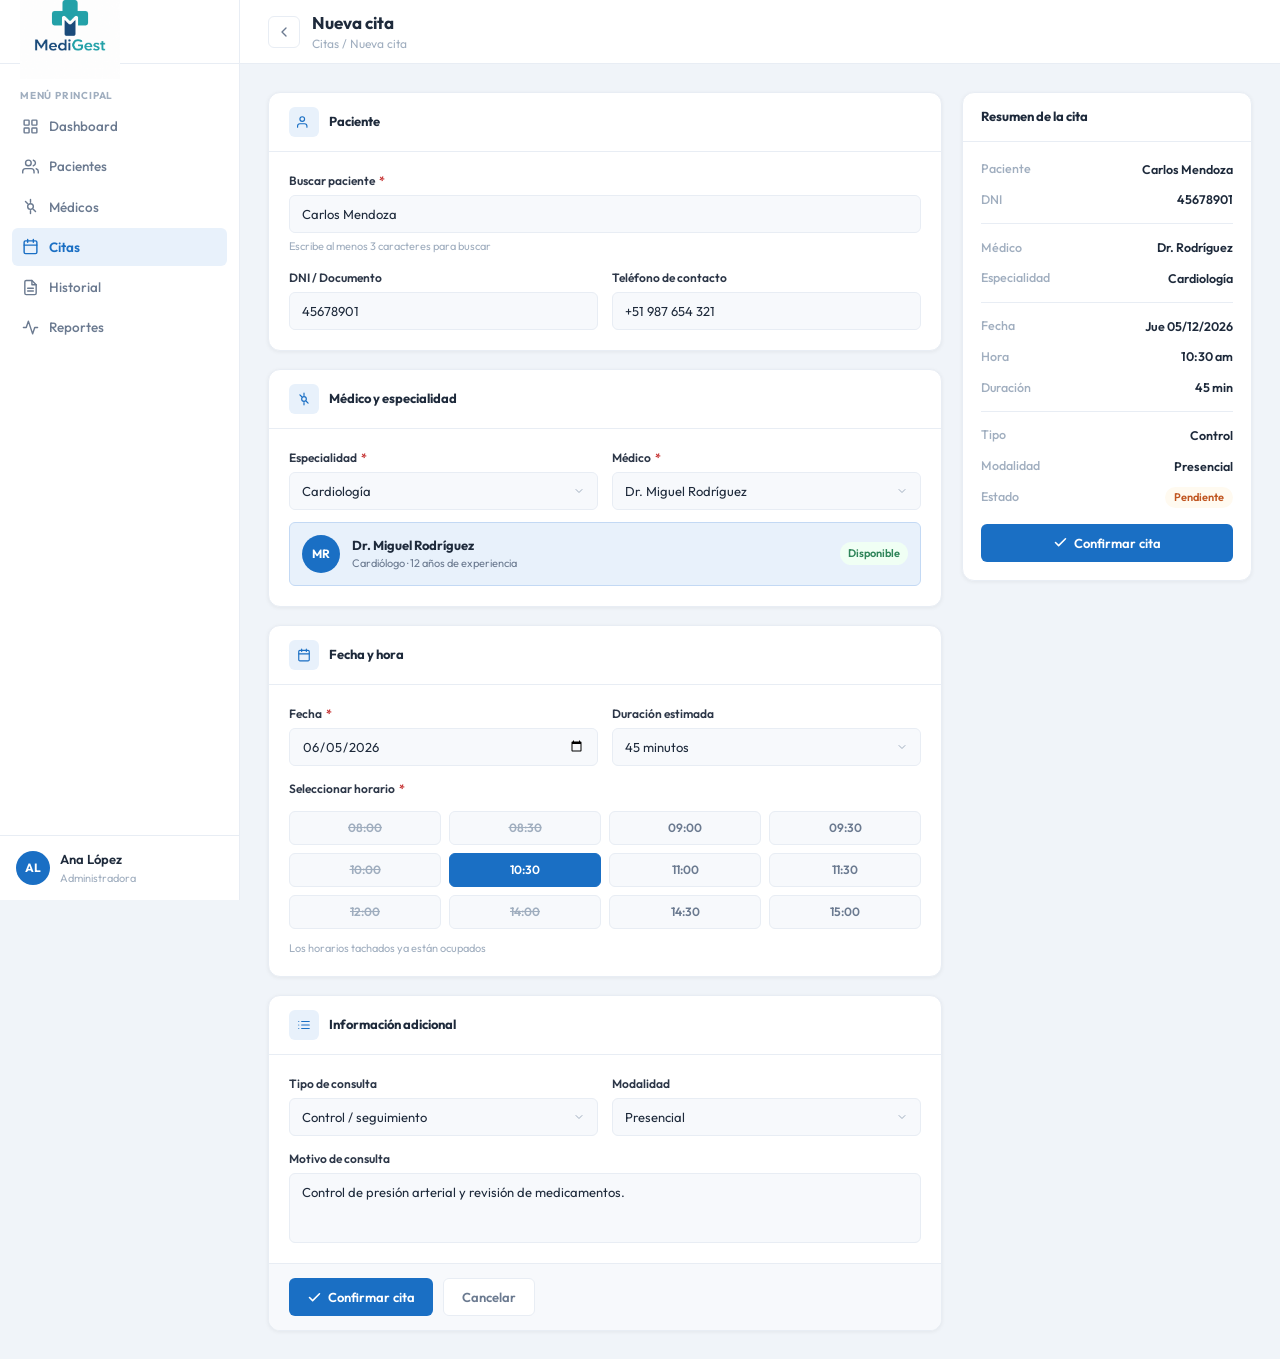
<file: new-cita.html>
<!DOCTYPE html>
<html lang="es">
<head>
  <!-- ============================================================
       SISTEMA DE GESTIÓN DE CITAS MÉDICAS
       Página: Nueva Cita
       Archivo: nueva-cita.html
       ============================================================ -->
  <meta charset="UTF-8" />
  <meta name="viewport" content="width=device-width, initial-scale=1.0" />
  <title>Nueva Cita — MediCitas</title>
  <link rel="preconnect" href="https://fonts.googleapis.com" />
  <link rel="preconnect" href="https://fonts.gstatic.com" crossorigin />
  <link href="https://fonts.googleapis.com/css2?family=Outfit:wght@400;500;600;700;800&display=swap" rel="stylesheet" />
  <link rel="stylesheet" href="styles/newCita.css" />
</head>
<body>

<div class="layout">

  <!-- ========================
       SIDEBAR
       ======================== -->
  <aside class="sidebar">

    <div class="sidebar__logo">
        <a href="./index.html">
          <img class="brand-logo__image" src="./assets/logoMediGest-white.png" alt="logo">
        </a> 
      </div>

    <nav class="sidebar__nav">
      <p class="nav-section-label">Menú principal</p>

      <a href="dashboard.html" class="nav-item">
        <svg viewBox="0 0 24 24" fill="none" stroke="currentColor" stroke-width="2"
             stroke-linecap="round" stroke-linejoin="round">
          <rect x="3" y="3" width="7" height="7" rx="1"/><rect x="14" y="3" width="7" height="7" rx="1"/>
          <rect x="3" y="14" width="7" height="7" rx="1"/><rect x="14" y="14" width="7" height="7" rx="1"/>
        </svg>
        Dashboard
      </a>

      <a href="pacientes.html" class="nav-item">
        <svg viewBox="0 0 24 24" fill="none" stroke="currentColor" stroke-width="2"
             stroke-linecap="round" stroke-linejoin="round">
          <path d="M17 21v-2a4 4 0 0 0-4-4H5a4 4 0 0 0-4 4v2"/>
          <circle cx="9" cy="7" r="4"/>
          <path d="M23 21v-2a4 4 0 0 0-3-3.87M16 3.13a4 4 0 0 1 0 7.75"/>
        </svg>
        Pacientes
      </a>

      <a href="medicos.html" class="nav-item">
        <svg viewBox="0 0 24 24" fill="none" stroke="currentColor" stroke-width="2"
             stroke-linecap="round" stroke-linejoin="round">
          <path d="M12 2v4M12 18v4M4.93 4.93l2.83 2.83M16.24 16.24l2.83 2.83"/>
          <circle cx="12" cy="12" r="4"/>
        </svg>
        Médicos
      </a>

      <!-- Activo (venimos de citas) -->
      <a href="citas.html" class="nav-item active">
        <svg viewBox="0 0 24 24" fill="none" stroke="currentColor" stroke-width="2"
             stroke-linecap="round" stroke-linejoin="round">
          <rect x="3" y="4" width="18" height="18" rx="2"/>
          <path d="M16 2v4M8 2v4M3 10h18"/>
        </svg>
        Citas
      </a>

      <a href="historial.html" class="nav-item">
        <svg viewBox="0 0 24 24" fill="none" stroke="currentColor" stroke-width="2"
             stroke-linecap="round" stroke-linejoin="round">
          <path d="M14 2H6a2 2 0 0 0-2 2v16a2 2 0 0 0 2 2h12a2 2 0 0 0 2-2V8z"/>
          <polyline points="14,2 14,8 20,8"/>
          <line x1="8" y1="13" x2="16" y2="13"/>
          <line x1="8" y1="17" x2="16" y2="17"/>
        </svg>
        Historial
      </a>

      <a href="reportes.html" class="nav-item">
        <svg viewBox="0 0 24 24" fill="none" stroke="currentColor" stroke-width="2"
             stroke-linecap="round" stroke-linejoin="round">
          <polyline points="22,12 18,12 15,21 9,3 6,12 2,12"/>
        </svg>
        Reportes
      </a>

    </nav>

    <div class="sidebar__user">
      <div class="sidebar__user-avatar">AL</div>
      <div>
        <div class="sidebar__user-name">Ana López</div>
        <div class="sidebar__user-role">Administradora</div>
      </div>
    </div>

  </aside>

  <!-- ========================
       CONTENIDO PRINCIPAL
       ======================== -->
  <div class="layout__main">

    <!-- Header con botón volver -->
    <header class="header">
      <div class="header__left">
        <a href="citas.html" class="header__back" title="Volver a citas">
          <svg viewBox="0 0 24 24" fill="none" stroke="currentColor" stroke-width="2"
               stroke-linecap="round" stroke-linejoin="round">
            <polyline points="15,18 9,12 15,6"/>
          </svg>
        </a>
        <div>
          <div class="header__title">Nueva cita</div>
          <div class="header__subtitle">Citas / Nueva cita</div>
        </div>
      </div>
    </header>

    <main class="page-content">

      <div class="form-layout">

        <!-- ========================
             COLUMNA IZQUIERDA
             ======================== -->
        <div>

          <!-- Sección 1: Paciente -->
          <div class="form-card">
            <div class="form-card__header">
              <div class="form-card__icon">
                <svg viewBox="0 0 24 24" fill="none" stroke="currentColor" stroke-width="2"
                     stroke-linecap="round" stroke-linejoin="round">
                  <path d="M17 21v-2a4 4 0 0 0-4-4H5a4 4 0 0 0-4 4v2"/>
                  <circle cx="9" cy="7" r="4"/>
                </svg>
              </div>
              <div>
                <div class="form-card__title">Paciente</div>
              </div>
            </div>
            <div class="form-card__body">
              <div class="fields-grid">

                <div class="field field--full">
                  <label class="field__label">Buscar paciente <span>*</span></label>
                  <input class="field__input" type="text"
                         placeholder="Nombre, DNI o código del paciente..."
                         value="Carlos Mendoza" />
                  <span class="field__hint">Escribe al menos 3 caracteres para buscar</span>
                </div>

                <div class="field">
                  <label class="field__label">DNI / Documento</label>
                  <input class="field__input" type="text"
                         placeholder="12345678" value="45678901" />
                </div>

                <div class="field">
                  <label class="field__label">Teléfono de contacto</label>
                  <input class="field__input" type="text"
                         placeholder="+51 000 000 000" value="+51 987 654 321" />
                </div>

              </div>
            </div>
          </div>

          <!-- Sección 2: Médico y especialidad -->
          <div class="form-card">
            <div class="form-card__header">
              <div class="form-card__icon">
                <svg viewBox="0 0 24 24" fill="none" stroke="currentColor" stroke-width="2"
                     stroke-linecap="round" stroke-linejoin="round">
                  <path d="M12 2v4M12 18v4M4.93 4.93l2.83 2.83M16.24 16.24l2.83 2.83"/>
                  <circle cx="12" cy="12" r="4"/>
                </svg>
              </div>
              <div>
                <div class="form-card__title">Médico y especialidad</div>
              </div>
            </div>
            <div class="form-card__body">
              <div class="fields-grid">

                <div class="field">
                  <label class="field__label">Especialidad <span>*</span></label>
                  <select class="field__select">
                    <option value="">Seleccionar...</option>
                    <option selected>Cardiología</option>
                    <option>Pediatría</option>
                    <option>Traumatología</option>
                    <option>Dermatología</option>
                    <option>Neurología</option>
                    <option>Ginecología</option>
                    <option>Medicina General</option>
                  </select>
                </div>

                <div class="field">
                  <label class="field__label">Médico <span>*</span></label>
                  <select class="field__select">
                    <option value="">Seleccionar...</option>
                    <option selected>Dr. Miguel Rodríguez</option>
                    <option>Dra. Carmen Torres</option>
                    <option>Dr. José Gómez</option>
                  </select>
                </div>

              </div>

              <!-- Preview del médico seleccionado -->
              <div class="doctor-preview">
                <div class="doctor-preview__avatar">MR</div>
                <div>
                  <div class="doctor-preview__name">Dr. Miguel Rodríguez</div>
                  <div class="doctor-preview__spec">Cardiólogo · 12 años de experiencia</div>
                </div>
                <span class="doctor-preview__avail">Disponible</span>
              </div>

            </div>
          </div>

          <!-- Sección 3: Fecha y hora -->
          <div class="form-card">
            <div class="form-card__header">
              <div class="form-card__icon">
                <svg viewBox="0 0 24 24" fill="none" stroke="currentColor" stroke-width="2"
                     stroke-linecap="round" stroke-linejoin="round">
                  <rect x="3" y="4" width="18" height="18" rx="2"/>
                  <path d="M16 2v4M8 2v4M3 10h18"/>
                </svg>
              </div>
              <div>
                <div class="form-card__title">Fecha y hora</div>
              </div>
            </div>
            <div class="form-card__body">
              <div class="fields-grid">

                <div class="field">
                  <label class="field__label">Fecha <span>*</span></label>
                  <input class="field__input" type="date" value="2026-06-05" />
                </div>

                <div class="field">
                  <label class="field__label">Duración estimada</label>
                  <select class="field__select">
                    <option>30 minutos</option>
                    <option selected>45 minutos</option>
                    <option>60 minutos</option>
                  </select>
                </div>

              </div>

              <!-- Selector visual de horarios -->
              <div class="field" style="margin-top: 14px;">
                <label class="field__label">Seleccionar horario <span>*</span></label>
                <div class="time-grid" style="margin-top: 8px;">
                  <button class="time-slot taken"   type="button">08:00</button>
                  <button class="time-slot taken"   type="button">08:30</button>
                  <button class="time-slot"         type="button">09:00</button>
                  <button class="time-slot"         type="button">09:30</button>
                  <button class="time-slot taken"   type="button">10:00</button>
                  <button class="time-slot selected" type="button">10:30</button>
                  <button class="time-slot"         type="button">11:00</button>
                  <button class="time-slot"         type="button">11:30</button>
                  <button class="time-slot taken"   type="button">12:00</button>
                  <button class="time-slot taken"   type="button">14:00</button>
                  <button class="time-slot"         type="button">14:30</button>
                  <button class="time-slot"         type="button">15:00</button>
                </div>
                <span class="field__hint" style="margin-top: 6px;">
                  Los horarios tachados ya están ocupados
                </span>
              </div>

            </div>
          </div>

          <!-- Sección 4: Información adicional -->
          <div class="form-card">
            <div class="form-card__header">
              <div class="form-card__icon">
                <svg viewBox="0 0 24 24" fill="none" stroke="currentColor" stroke-width="2"
                     stroke-linecap="round" stroke-linejoin="round">
                  <line x1="8" y1="6" x2="21" y2="6"/>
                  <line x1="8" y1="12" x2="21" y2="12"/>
                  <line x1="8" y1="18" x2="21" y2="18"/>
                  <line x1="3" y1="6" x2="3.01" y2="6"/>
                  <line x1="3" y1="12" x2="3.01" y2="12"/>
                  <line x1="3" y1="18" x2="3.01" y2="18"/>
                </svg>
              </div>
              <div>
                <div class="form-card__title">Información adicional</div>
              </div>
            </div>
            <div class="form-card__body">
              <div class="fields-grid">

                <div class="field">
                  <label class="field__label">Tipo de consulta</label>
                  <select class="field__select">
                    <option>Primera consulta</option>
                    <option selected>Control / seguimiento</option>
                    <option>Urgencia</option>
                  </select>
                </div>

                <div class="field">
                  <label class="field__label">Modalidad</label>
                  <select class="field__select">
                    <option selected>Presencial</option>
                    <option>Teleconsulta</option>
                  </select>
                </div>

                <div class="field field--full">
                  <label class="field__label">Motivo de consulta</label>
                  <textarea class="field__textarea" rows="3"
                    placeholder="Describe brevemente el motivo de la cita...">Control de presión arterial y revisión de medicamentos.</textarea>
                </div>

              </div>
            </div>

            <!-- Acciones dentro de la card -->
            <div class="form-actions">
              <button class="btn btn--primary" type="button">
                <svg viewBox="0 0 24 24" fill="none" stroke="currentColor" stroke-width="2.5"
                     stroke-linecap="round" stroke-linejoin="round">
                  <polyline points="20,6 9,17 4,12"/>
                </svg>
                Confirmar cita
              </button>
              <button class="btn btn--ghost" type="button">
                Cancelar
              </button>
            </div>

          </div>

        </div><!-- fin columna izquierda -->

        <!-- ========================
             PANEL DERECHO — Resumen
             ======================== -->
        <div class="summary-card">

          <div class="summary-card__header">Resumen de la cita</div>

          <div class="summary-card__body">

            <div class="summary-row">
              <span class="summary-row__label">Paciente</span>
              <span class="summary-row__value">Carlos Mendoza</span>
            </div>

            <div class="summary-row">
              <span class="summary-row__label">DNI</span>
              <span class="summary-row__value">45678901</span>
            </div>

            <div class="summary-divider"></div>

            <div class="summary-row">
              <span class="summary-row__label">Médico</span>
              <span class="summary-row__value">Dr. Rodríguez</span>
            </div>

            <div class="summary-row">
              <span class="summary-row__label">Especialidad</span>
              <span class="summary-row__value">Cardiología</span>
            </div>

            <div class="summary-divider"></div>

            <div class="summary-row">
              <span class="summary-row__label">Fecha</span>
              <span class="summary-row__value">Jue 05/12/2026</span>
            </div>

            <div class="summary-row">
              <span class="summary-row__label">Hora</span>
              <span class="summary-row__value">10:30 am</span>
            </div>

            <div class="summary-row">
              <span class="summary-row__label">Duración</span>
              <span class="summary-row__value">45 min</span>
            </div>

            <div class="summary-divider"></div>

            <div class="summary-row">
              <span class="summary-row__label">Tipo</span>
              <span class="summary-row__value">Control</span>
            </div>

            <div class="summary-row">
              <span class="summary-row__label">Modalidad</span>
              <span class="summary-row__value">Presencial</span>
            </div>

            <div class="summary-row">
              <span class="summary-row__label">Estado</span>
              <span class="badge badge--orange">Pendiente</span>
            </div>

            <!-- Botón confirmar en el panel -->
            <button class="btn btn--primary btn--full" type="button">
              <svg viewBox="0 0 24 24" fill="none" stroke="currentColor" stroke-width="2.5"
                   stroke-linecap="round" stroke-linejoin="round">
                <polyline points="20,6 9,17 4,12"/>
              </svg>
              Confirmar cita
            </button>

          </div>

        </div><!-- fin summary-card -->

      </div><!-- fin form-layout -->

    </main>

  </div><!-- /.layout__main -->

</div><!-- /.layout -->

</body>
</html>
</file>
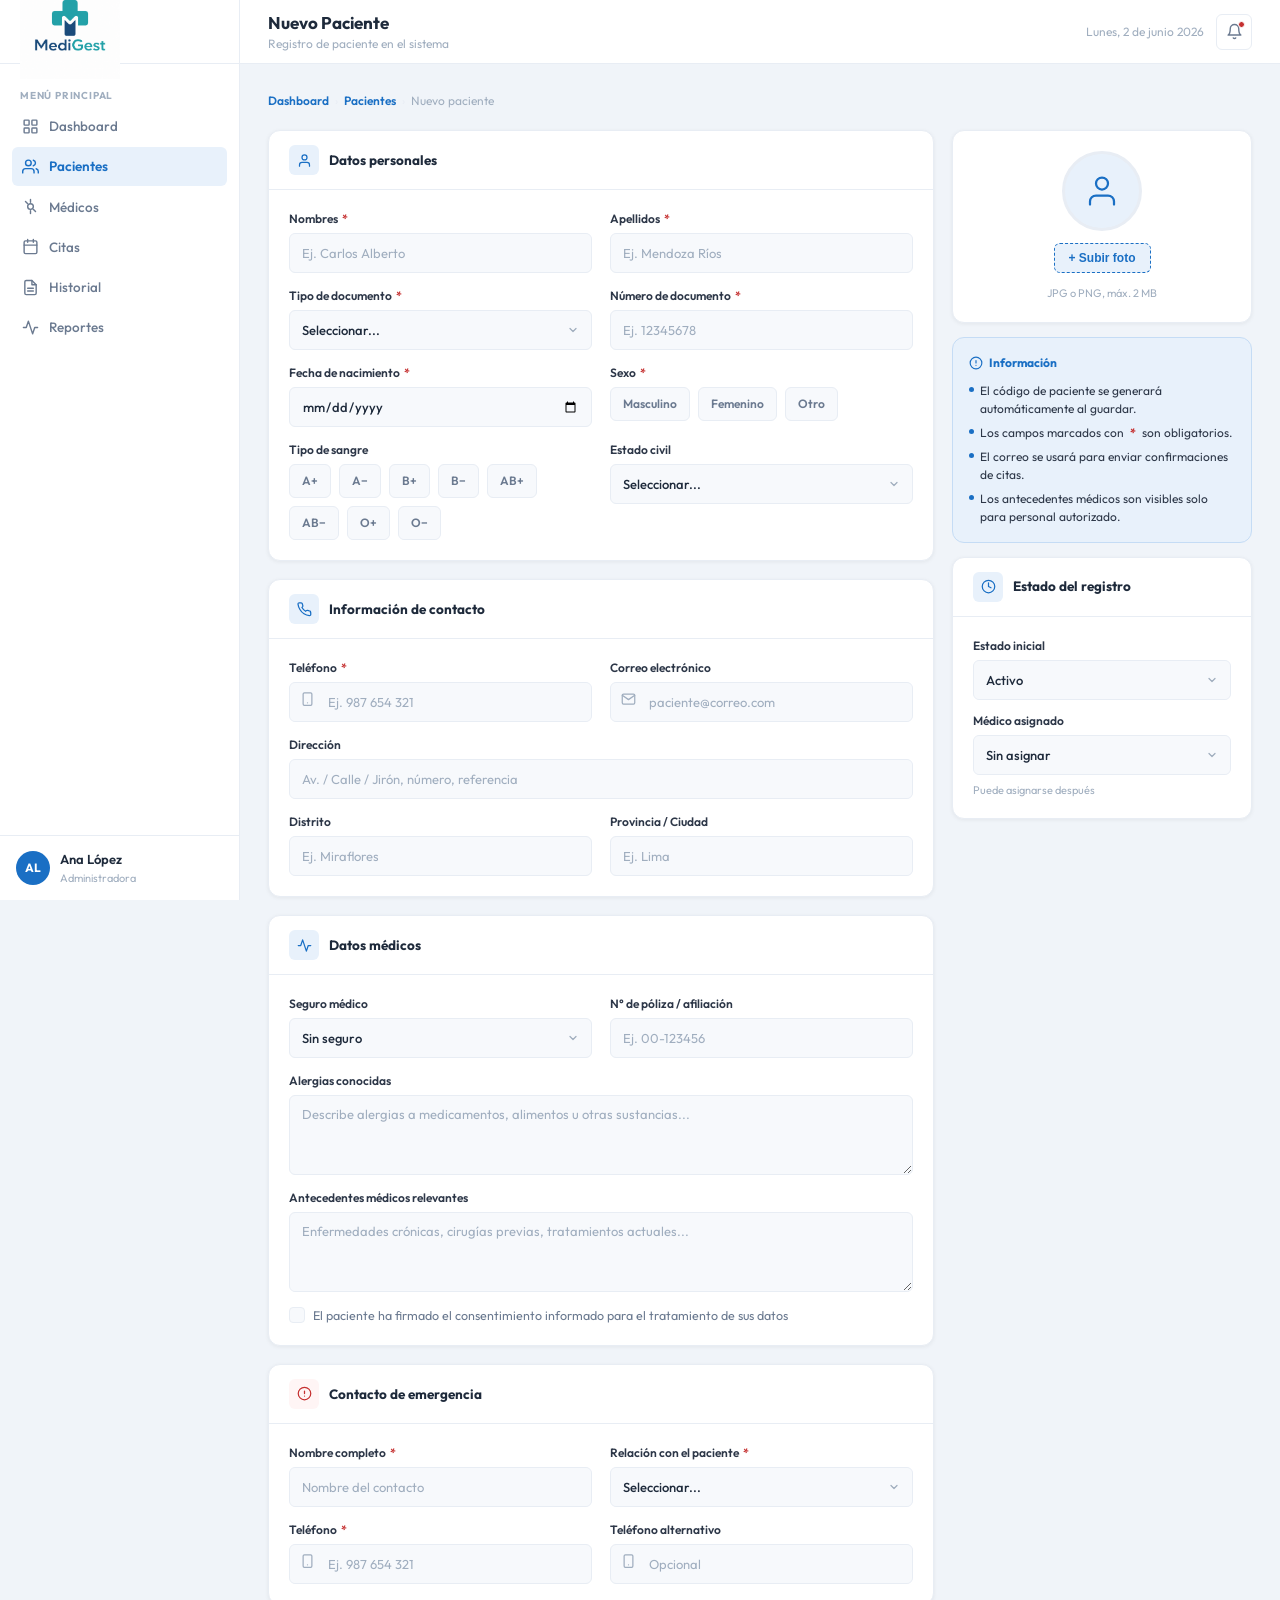
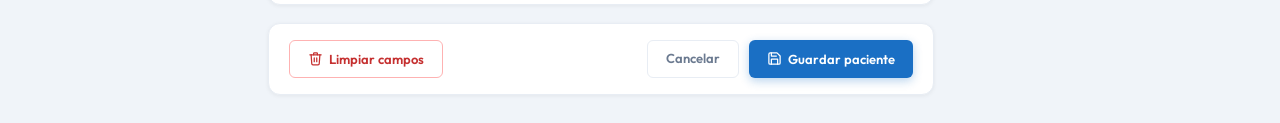
<file: new-paciente.html>
<!DOCTYPE html>
<html lang="es">

<head>
  <!-- ============================================================
       SISTEMA DE GESTIÓN DE CITAS MÉDICAS
       Página: Nuevo Paciente
       Archivo: nuevo-paciente.html
       ============================================================ -->
  <meta charset="UTF-8" />
  <meta name="viewport" content="width=device-width, initial-scale=1.0" />
  <title>Nuevo Paciente — MediCitas</title>
  <link rel="preconnect" href="https://fonts.googleapis.com" />
  <link rel="preconnect" href="https://fonts.gstatic.com" crossorigin />
  <link href="https://fonts.googleapis.com/css2?family=Outfit:wght@400;500;600;700;800&display=swap" rel="stylesheet" />
  <link rel="stylesheet" href="./styles/newPaciente.css" />

  <style>
    /* ============================================================
       ESTILOS ESPECÍFICOS — FORMULARIO NUEVO PACIENTE
       ============================================================ */

    /* Breadcrumb */
    .breadcrumb {
      display: flex;
      align-items: center;
      gap: 6px;
      font-size: 12px;
      color: var(--color-gray-400);
      margin-bottom: 20px;
    }

    .breadcrumb a {
      color: var(--color-primary);
      font-weight: 600;
    }

    .breadcrumb a:hover {
      text-decoration: underline;
    }

    .breadcrumb__sep {
      color: var(--color-gray-200);
    }

    /* Grid del formulario */
    .form-page {
      display: grid;
      grid-template-columns: 1fr 300px;
      gap: 18px;
      align-items: start;
    }

    /* Secciones del formulario */
    .form-section {
      background: var(--color-white);
      border-radius: var(--radius-md);
      border: 1px solid var(--color-gray-200);
      box-shadow: var(--shadow-sm);
      overflow: hidden;
      margin-bottom: 18px;
    }

    .form-section:last-child {
      margin-bottom: 0;
    }

    .form-section__header {
      padding: 14px 20px;
      border-bottom: 1px solid var(--color-gray-200);
      display: flex;
      align-items: center;
      gap: 10px;
    }

    .form-section__icon {
      width: 30px;
      height: 30px;
      border-radius: var(--radius-sm);
      background: var(--color-primary-light);
      color: var(--color-primary);
      display: flex;
      align-items: center;
      justify-content: center;
      flex-shrink: 0;
    }

    .form-section__icon svg {
      width: 15px;
      height: 15px;
    }

    .form-section__title {
      font-size: 13.5px;
      font-weight: 700;
      color: var(--color-text);
    }

    .form-section__body {
      padding: 20px;
    }

    /* Grid de campos */
    .fields-grid {
      display: grid;
      grid-template-columns: 1fr 1fr;
      gap: 14px 18px;
    }

    .fields-grid .field--full {
      grid-column: 1 / -1;
    }

    /* Grupo de campo */
    .field {
      display: flex;
      flex-direction: column;
      gap: 5px;
    }

    .field__label {
      font-size: 12px;
      font-weight: 600;
      color: var(--color-gray-800);
    }

    .field__label span {
      color: var(--color-red);
      margin-left: 2px;
    }

    .field__input,
    .field__select,
    .field__textarea {
      height: 40px;
      padding: 0 12px;
      border: 1.5px solid var(--color-gray-200);
      border-radius: var(--radius-sm);
      background: var(--color-gray-100);
      color: var(--color-text);
      font-family: var(--font-main);
      font-size: 13px;
      font-weight: 500;
      outline: none;
      transition: border-color 0.15s, background 0.15s, box-shadow 0.15s;
      width: 100%;
    }

    .field__input::placeholder,
    .field__textarea::placeholder {
      color: var(--color-gray-400);
      font-weight: 400;
    }

    .field__input:hover,
    .field__select:hover,
    .field__textarea:hover {
      border-color: var(--color-primary-light);
      background: var(--color-white);
    }

    .field__input:focus,
    .field__select:focus,
    .field__textarea:focus {
      border-color: var(--color-primary);
      background: var(--color-white);
      box-shadow: 0 0 0 3px var(--color-primary-light);
    }

    .field__select {
      appearance: none;
      background-image: url("data:image/svg+xml,%3Csvg xmlns='http://www.w3.org/2000/svg' width='12' height='12' viewBox='0 0 24 24' fill='none' stroke='%23A0AEBF' stroke-width='2.5' stroke-linecap='round' stroke-linejoin='round'%3E%3Cpolyline points='6 9 12 15 18 9'/%3E%3C/svg%3E");
      background-repeat: no-repeat;
      background-position: right 12px center;
      padding-right: 36px;
      cursor: pointer;
    }

    .field__textarea {
      height: auto;
      padding: 10px 12px;
      resize: vertical;
      min-height: 80px;
    }

    .field__hint {
      font-size: 11px;
      color: var(--color-gray-400);
      margin-top: 2px;
    }

    /* Input con icono */
    .field__input-wrap {
      position: relative;
    }

    .field__input-wrap .field__input {
      padding-left: 38px;
    }

    .field__input-icon {
      position: absolute;
      left: 11px;
      top: 50%;
      transform: translateY(-50%);
      color: var(--color-gray-400);
      pointer-events: none;
    }

    .field__input-icon svg {
      width: 15px;
      height: 15px;
    }

    /* Separador de sección dentro del form */
    .fields-divider {
      grid-column: 1 / -1;
      height: 1px;
      background: var(--color-gray-200);
      margin: 4px 0;
    }

    /* ============================================================
       PANEL LATERAL DERECHO
       ============================================================ */
    .side-panel {
      display: flex;
      flex-direction: column;
      gap: 14px;
    }

    /* Avatar upload */
    .avatar-card {
      background: var(--color-white);
      border-radius: var(--radius-md);
      border: 1px solid var(--color-gray-200);
      box-shadow: var(--shadow-sm);
      padding: 20px;
      display: flex;
      flex-direction: column;
      align-items: center;
      gap: 12px;
    }

    .avatar-preview {
      width: 80px;
      height: 80px;
      border-radius: 50%;
      background: var(--color-primary-light);
      border: 3px solid var(--color-gray-200);
      display: flex;
      align-items: center;
      justify-content: center;
      color: var(--color-primary);
      font-size: 26px;
      font-weight: 800;
      position: relative;
      overflow: hidden;
    }

    .avatar-preview svg {
      width: 36px;
      height: 36px;
    }

    .avatar-upload-btn {
      font-size: 12px;
      font-weight: 600;
      color: var(--color-primary);
      background: var(--color-primary-light);
      border: 1.5px dashed var(--color-primary);
      border-radius: var(--radius-sm);
      padding: 7px 14px;
      cursor: pointer;
      transition: background 0.15s;
      text-align: center;
    }

    .avatar-upload-btn:hover {
      background: #d4e7f7;
    }

    .avatar-hint {
      font-size: 11px;
      color: var(--color-gray-400);
      text-align: center;
    }

    /* Info card lateral */
    .info-card {
      background: var(--color-primary-light);
      border-radius: var(--radius-md);
      border: 1px solid #c5dcf5;
      padding: 16px;
    }

    .info-card__title {
      font-size: 12px;
      font-weight: 700;
      color: var(--color-primary);
      margin-bottom: 10px;
      display: flex;
      align-items: center;
      gap: 6px;
    }

    .info-card__title svg {
      width: 14px;
      height: 14px;
    }

    .info-card__list {
      display: flex;
      flex-direction: column;
      gap: 6px;
    }

    .info-card__item {
      font-size: 12px;
      color: var(--color-gray-800);
      display: flex;
      align-items: flex-start;
      gap: 6px;
    }

    .info-card__item::before {
      content: '';
      width: 5px;
      height: 5px;
      border-radius: 50%;
      background: var(--color-primary);
      flex-shrink: 0;
      margin-top: 5px;
    }

    /* ============================================================
       BARRA DE ACCIONES
       ============================================================ */
    .form-actions {
      display: flex;
      align-items: center;
      justify-content: flex-end;
      gap: 10px;
      padding: 16px 20px;
      background: var(--color-white);
      border-radius: var(--radius-md);
      border: 1px solid var(--color-gray-200);
      box-shadow: var(--shadow-sm);
      margin-top: 0;
    }

    .btn {
      display: inline-flex;
      align-items: center;
      justify-content: center;
      gap: 6px;
      height: 38px;
      padding: 0 18px;
      border-radius: var(--radius-sm);
      font-family: var(--font-main);
      font-size: 13px;
      font-weight: 600;
      cursor: pointer;
      border: none;
      transition: background 0.15s, box-shadow 0.15s, transform 0.1s;
      outline: none;
      white-space: nowrap;
    }

    .btn:active {
      transform: translateY(1px);
    }

    .btn svg {
      width: 15px;
      height: 15px;
      flex-shrink: 0;
    }

    .btn--primary {
      background: var(--color-primary);
      color: var(--color-white);
      box-shadow: 0 3px 10px rgba(26, 111, 196, 0.3);
    }

    .btn--primary:hover {
      background: var(--color-primary-dark);
      box-shadow: 0 4px 14px rgba(26, 111, 196, 0.4);
    }

    .btn--ghost {
      background: transparent;
      color: var(--color-gray-600);
      border: 1.5px solid var(--color-gray-200);
    }

    .btn--ghost:hover {
      background: var(--color-gray-100);
      color: var(--color-text);
      border-color: var(--color-gray-400);
    }

    .btn--danger-ghost {
      background: transparent;
      color: var(--color-red);
      border: 1.5px solid #FEB2B2;
      margin-right: auto;
    }

    .btn--danger-ghost:hover {
      background: var(--color-red-light);
    }

    /* Radio group (tipo sangre, sexo) */
    .radio-group {
      display: flex;
      gap: 8px;
      flex-wrap: wrap;
    }

    .radio-chip {
      display: flex;
      align-items: center;
      gap: 0;
      cursor: pointer;
    }

    .radio-chip input[type="radio"] {
      display: none;
    }

    .radio-chip__label {
      height: 34px;
      padding: 0 12px;
      border: 1.5px solid var(--color-gray-200);
      border-radius: var(--radius-sm);
      font-size: 12px;
      font-weight: 600;
      color: var(--color-gray-600);
      background: var(--color-gray-100);
      cursor: pointer;
      display: flex;
      align-items: center;
      transition: all 0.15s;
    }

    .radio-chip input[type="radio"]:checked+.radio-chip__label {
      background: var(--color-primary-light);
      border-color: var(--color-primary);
      color: var(--color-primary);
    }

    .radio-chip__label:hover {
      border-color: var(--color-primary);
      color: var(--color-primary);
    }

    /* Checkbox row */
    .checkbox-row {
      display: flex;
      align-items: center;
      gap: 8px;
      cursor: pointer;
    }

    .checkbox-row input[type="checkbox"] {
      display: none;
    }

    .checkbox-box {
      width: 16px;
      height: 16px;
      border: 1.5px solid var(--color-gray-200);
      border-radius: 4px;
      background: var(--color-gray-100);
      flex-shrink: 0;
      display: flex;
      align-items: center;
      justify-content: center;
    }

    .checkbox-row input[type="checkbox"]:checked+.checkbox-box {
      background: var(--color-primary);
      border-color: var(--color-primary);
    }

    .checkbox-row input[type="checkbox"]:checked+.checkbox-box::after {
      content: '';
      width: 4px;
      height: 7px;
      border: 2px solid #fff;
      border-top: none;
      border-left: none;
      transform: rotate(45deg) translate(-1px, -1px);
      display: block;
    }

    .checkbox-row__text {
      font-size: 12.5px;
      color: var(--color-gray-600);
    }

    /* ============================================================
       RESPONSIVE
       ============================================================ */
    @media (max-width: 1100px) {
      .form-page {
        grid-template-columns: 1fr;
      }

      .side-panel {
        flex-direction: row;
        flex-wrap: wrap;
      }

      .avatar-card {
        flex: 1;
        min-width: 220px;
      }

      .info-card {
        flex: 1;
        min-width: 220px;
      }
    }

    @media (max-width: 600px) {
      .fields-grid {
        grid-template-columns: 1fr;
      }

      .fields-grid .field--full {
        grid-column: 1;
      }
    }
  </style>
</head>

<body>

  <div class="layout">

    <!-- ========================
       SIDEBAR
       ======================== -->
    <aside class="sidebar">

      <div class="sidebar__logo">
        <a href="./index.html">
          <img class="brand-logo__image" src="./assets/logoMediGest-white.png" alt="logo">
        </a>
      </div>

      <nav class="sidebar__nav">

        <p class="nav-section-label">Menú principal</p>

        <a href="dashboard.html" class="nav-item">
          <svg viewBox="0 0 24 24" fill="none" stroke="currentColor" stroke-width="2" stroke-linecap="round"
            stroke-linejoin="round">
            <rect x="3" y="3" width="7" height="7" rx="1" />
            <rect x="14" y="3" width="7" height="7" rx="1" />
            <rect x="3" y="14" width="7" height="7" rx="1" />
            <rect x="14" y="14" width="7" height="7" rx="1" />
          </svg>
          Dashboard
        </a>

        <!-- Pacientes (activo) -->
        <a href="pacientes.html" class="nav-item active">
          <svg viewBox="0 0 24 24" fill="none" stroke="currentColor" stroke-width="2" stroke-linecap="round"
            stroke-linejoin="round">
            <path d="M17 21v-2a4 4 0 0 0-4-4H5a4 4 0 0 0-4 4v2" />
            <circle cx="9" cy="7" r="4" />
            <path d="M23 21v-2a4 4 0 0 0-3-3.87M16 3.13a4 4 0 0 1 0 7.75" />
          </svg>
          Pacientes
        </a>

        <a href="medicos.html" class="nav-item">
          <svg viewBox="0 0 24 24" fill="none" stroke="currentColor" stroke-width="2" stroke-linecap="round"
            stroke-linejoin="round">
            <path d="M12 2v4M12 18v4M4.93 4.93l2.83 2.83M16.24 16.24l2.83 2.83" />
            <circle cx="12" cy="12" r="4" />
          </svg>
          Médicos
        </a>

        <a href="citas.html" class="nav-item">
          <svg viewBox="0 0 24 24" fill="none" stroke="currentColor" stroke-width="2" stroke-linecap="round"
            stroke-linejoin="round">
            <rect x="3" y="4" width="18" height="18" rx="2" />
            <path d="M16 2v4M8 2v4M3 10h18" />
          </svg>
          Citas
        </a>

        <a href="historial.html" class="nav-item">
          <svg viewBox="0 0 24 24" fill="none" stroke="currentColor" stroke-width="2" stroke-linecap="round"
            stroke-linejoin="round">
            <path d="M14 2H6a2 2 0 0 0-2 2v16a2 2 0 0 0 2 2h12a2 2 0 0 0 2-2V8z" />
            <polyline points="14,2 14,8 20,8" />
            <line x1="8" y1="13" x2="16" y2="13" />
            <line x1="8" y1="17" x2="16" y2="17" />
          </svg>
          Historial
        </a>

        <a href="reportes.html" class="nav-item">
          <svg viewBox="0 0 24 24" fill="none" stroke="currentColor" stroke-width="2" stroke-linecap="round"
            stroke-linejoin="round">
            <polyline points="22,12 18,12 15,21 9,3 6,12 2,12" />
          </svg>
          Reportes
        </a>

      </nav>

      <div class="sidebar__user">
        <div class="sidebar__user-avatar">AL</div>
        <div>
          <div class="sidebar__user-name">Ana López</div>
          <div class="sidebar__user-role">Administradora</div>
        </div>
      </div>

    </aside>

    <!-- ========================
       CONTENIDO PRINCIPAL
       ======================== -->
    <div class="layout__main">

      <!-- Header -->
      <header class="header">
        <div>
          <div class="header__title">Nuevo Paciente</div>
          <div class="header__subtitle">Registro de paciente en el sistema</div>
        </div>
        <div class="header__right">
          <span class="header__date">Lunes, 2 de junio 2026</span>
          <button class="header__btn" type="button" aria-label="Notificaciones">
            <svg viewBox="0 0 24 24" fill="none" stroke="currentColor" stroke-width="2" stroke-linecap="round"
              stroke-linejoin="round">
              <path d="M18 8A6 6 0 0 0 6 8c0 7-3 9-3 9h18s-3-2-3-9" />
              <path d="M13.73 21a2 2 0 0 1-3.46 0" />
            </svg>
            <span class="header__badge"></span>
          </button>
        </div>
      </header>

      <!-- Contenido -->
      <main class="page-content">

        <!-- Breadcrumb -->
        <nav class="breadcrumb">
          <a href="dashboard.html">Dashboard</a>
          <span class="breadcrumb__sep">›</span>
          <a href="pacientes.html">Pacientes</a>
          <span class="breadcrumb__sep">›</span>
          <span>Nuevo paciente</span>
        </nav>

        <div class="form-page">

          <!-- ========================
             COLUMNA PRINCIPAL
             ======================== -->
          <div>

            <!-- SECCIÓN 1: Datos personales -->
            <div class="form-section">
              <div class="form-section__header">
                <div class="form-section__icon">
                  <svg viewBox="0 0 24 24" fill="none" stroke="currentColor" stroke-width="2" stroke-linecap="round"
                    stroke-linejoin="round">
                    <path d="M20 21v-2a4 4 0 0 0-4-4H8a4 4 0 0 0-4 4v2" />
                    <circle cx="12" cy="7" r="4" />
                  </svg>
                </div>
                <span class="form-section__title">Datos personales</span>
              </div>
              <div class="form-section__body">
                <div class="fields-grid">

                  <div class="field">
                    <label class="field__label" for="nombres">Nombres <span>*</span></label>
                    <input class="field__input" type="text" id="nombres" placeholder="Ej. Carlos Alberto" />
                  </div>

                  <div class="field">
                    <label class="field__label" for="apellidos">Apellidos <span>*</span></label>
                    <input class="field__input" type="text" id="apellidos" placeholder="Ej. Mendoza Ríos" />
                  </div>

                  <div class="field">
                    <label class="field__label" for="tipo-doc">Tipo de documento <span>*</span></label>
                    <select class="field__select" id="tipo-doc">
                      <option value="">Seleccionar...</option>
                      <option value="dni">DNI</option>
                      <option value="ce">Carné de extranjería</option>
                      <option value="pasaporte">Pasaporte</option>
                      <option value="ruc">RUC</option>
                    </select>
                  </div>

                  <div class="field">
                    <label class="field__label" for="num-doc">Número de documento <span>*</span></label>
                    <input class="field__input" type="text" id="num-doc" placeholder="Ej. 12345678" maxlength="12" />
                  </div>

                  <div class="field">
                    <label class="field__label" for="fecha-nac">Fecha de nacimiento <span>*</span></label>
                    <input class="field__input" type="date" id="fecha-nac" />
                  </div>

                  <div class="field">
                    <label class="field__label">Sexo <span>*</span></label>
                    <div class="radio-group">
                      <label class="radio-chip">
                        <input type="radio" name="sexo" value="masculino" />
                        <span class="radio-chip__label">Masculino</span>
                      </label>
                      <label class="radio-chip">
                        <input type="radio" name="sexo" value="femenino" />
                        <span class="radio-chip__label">Femenino</span>
                      </label>
                      <label class="radio-chip">
                        <input type="radio" name="sexo" value="otro" />
                        <span class="radio-chip__label">Otro</span>
                      </label>
                    </div>
                  </div>

                  <div class="field">
                    <label class="field__label">Tipo de sangre</label>
                    <div class="radio-group">
                      <label class="radio-chip"><input type="radio" name="sangre" value="A+" /><span
                          class="radio-chip__label">A+</span></label>
                      <label class="radio-chip"><input type="radio" name="sangre" value="A-" /><span
                          class="radio-chip__label">A−</span></label>
                      <label class="radio-chip"><input type="radio" name="sangre" value="B+" /><span
                          class="radio-chip__label">B+</span></label>
                      <label class="radio-chip"><input type="radio" name="sangre" value="B-" /><span
                          class="radio-chip__label">B−</span></label>
                      <label class="radio-chip"><input type="radio" name="sangre" value="AB+" /><span
                          class="radio-chip__label">AB+</span></label>
                      <label class="radio-chip"><input type="radio" name="sangre" value="AB-" /><span
                          class="radio-chip__label">AB−</span></label>
                      <label class="radio-chip"><input type="radio" name="sangre" value="O+" /><span
                          class="radio-chip__label">O+</span></label>
                      <label class="radio-chip"><input type="radio" name="sangre" value="O-" /><span
                          class="radio-chip__label">O−</span></label>
                    </div>
                  </div>

                  <div class="field">
                    <label class="field__label" for="estado-civil">Estado civil</label>
                    <select class="field__select" id="estado-civil">
                      <option value="">Seleccionar...</option>
                      <option>Soltero/a</option>
                      <option>Casado/a</option>
                      <option>Conviviente</option>
                      <option>Divorciado/a</option>
                      <option>Viudo/a</option>
                    </select>
                  </div>

                </div>
              </div>
            </div>

            <!-- SECCIÓN 2: Contacto -->
            <div class="form-section">
              <div class="form-section__header">
                <div class="form-section__icon">
                  <svg viewBox="0 0 24 24" fill="none" stroke="currentColor" stroke-width="2" stroke-linecap="round"
                    stroke-linejoin="round">
                    <path
                      d="M22 16.92v3a2 2 0 0 1-2.18 2 19.79 19.79 0 0 1-8.63-3.07A19.5 19.5 0 0 1 4.69 12 19.79 19.79 0 0 1 1.61 3.41 2 2 0 0 1 3.6 1.22h3a2 2 0 0 1 2 1.72c.127.96.361 1.903.7 2.81a2 2 0 0 1-.45 2.11L7.91 8.86a16 16 0 0 0 5.94 5.94l.98-.98a2 2 0 0 1 2.11-.45c.907.339 1.85.573 2.81.7A2 2 0 0 1 21.5 17z" />
                  </svg>
                </div>
                <span class="form-section__title">Información de contacto</span>
              </div>
              <div class="form-section__body">
                <div class="fields-grid">

                  <div class="field">
                    <label class="field__label" for="telefono">Teléfono <span>*</span></label>
                    <div class="field__input-wrap">
                      <span class="field__input-icon">
                        <svg viewBox="0 0 24 24" fill="none" stroke="currentColor" stroke-width="2"
                          stroke-linecap="round" stroke-linejoin="round">
                          <rect x="5" y="2" width="14" height="20" rx="2" />
                          <line x1="12" y1="18" x2="12" y2="18" />
                        </svg>
                      </span>
                      <input class="field__input" type="tel" id="telefono" placeholder="Ej. 987 654 321" />
                    </div>
                  </div>

                  <div class="field">
                    <label class="field__label" for="email">Correo electrónico</label>
                    <div class="field__input-wrap">
                      <span class="field__input-icon">
                        <svg viewBox="0 0 24 24" fill="none" stroke="currentColor" stroke-width="2"
                          stroke-linecap="round" stroke-linejoin="round">
                          <path d="M4 4h16c1.1 0 2 .9 2 2v12c0 1.1-.9 2-2 2H4c-1.1 0-2-.9-2-2V6c0-1.1.9-2 2-2z" />
                          <polyline points="22,6 12,13 2,6" />
                        </svg>
                      </span>
                      <input class="field__input" type="email" id="email" placeholder="paciente@correo.com" />
                    </div>
                  </div>

                  <div class="field field--full">
                    <label class="field__label" for="direccion">Dirección</label>
                    <input class="field__input" type="text" id="direccion"
                      placeholder="Av. / Calle / Jirón, número, referencia" />
                  </div>

                  <div class="field">
                    <label class="field__label" for="distrito">Distrito</label>
                    <input class="field__input" type="text" id="distrito" placeholder="Ej. Miraflores" />
                  </div>

                  <div class="field">
                    <label class="field__label" for="provincia">Provincia / Ciudad</label>
                    <input class="field__input" type="text" id="provincia" placeholder="Ej. Lima" />
                  </div>

                </div>
              </div>
            </div>

            <!-- SECCIÓN 3: Datos médicos -->
            <div class="form-section">
              <div class="form-section__header">
                <div class="form-section__icon">
                  <svg viewBox="0 0 24 24" fill="none" stroke="currentColor" stroke-width="2" stroke-linecap="round"
                    stroke-linejoin="round">
                    <path d="M22 12h-4l-3 9L9 3l-3 9H2" />
                  </svg>
                </div>
                <span class="form-section__title">Datos médicos</span>
              </div>
              <div class="form-section__body">
                <div class="fields-grid">

                  <div class="field">
                    <label class="field__label" for="seguro">Seguro médico</label>
                    <select class="field__select" id="seguro">
                      <option value="">Sin seguro</option>
                      <option>SIS</option>
                      <option>EsSalud</option>
                      <option>RIMAC</option>
                      <option>Pacifico Salud</option>
                      <option>La Positiva</option>
                      <option>Otro</option>
                    </select>
                  </div>

                  <div class="field">
                    <label class="field__label" for="num-seguro">N° de póliza / afiliación</label>
                    <input class="field__input" type="text" id="num-seguro" placeholder="Ej. 00-123456" />
                  </div>

                  <div class="field field--full">
                    <label class="field__label" for="alergias">Alergias conocidas</label>
                    <textarea class="field__textarea" id="alergias"
                      placeholder="Describe alergias a medicamentos, alimentos u otras sustancias..."></textarea>
                  </div>

                  <div class="field field--full">
                    <label class="field__label" for="antecedentes">Antecedentes médicos relevantes</label>
                    <textarea class="field__textarea" id="antecedentes"
                      placeholder="Enfermedades crónicas, cirugías previas, tratamientos actuales..."></textarea>
                  </div>

                  <div class="field field--full">
                    <label class="checkbox-row" for="consentimiento">
                      <input type="checkbox" id="consentimiento" />
                      <span class="checkbox-box"></span>
                      <span class="checkbox-row__text">El paciente ha firmado el consentimiento informado para el
                        tratamiento de sus datos</span>
                    </label>
                  </div>

                </div>
              </div>
            </div>

            <!-- SECCIÓN 4: Contacto de emergencia -->
            <div class="form-section">
              <div class="form-section__header">
                <div class="form-section__icon" style="background: var(--color-red-light); color: var(--color-red);">
                  <svg viewBox="0 0 24 24" fill="none" stroke="currentColor" stroke-width="2" stroke-linecap="round"
                    stroke-linejoin="round">
                    <circle cx="12" cy="12" r="10" />
                    <line x1="12" y1="8" x2="12" y2="12" />
                    <line x1="12" y1="16" x2="12.01" y2="16" />
                  </svg>
                </div>
                <span class="form-section__title">Contacto de emergencia</span>
              </div>
              <div class="form-section__body">
                <div class="fields-grid">

                  <div class="field">
                    <label class="field__label" for="emerg-nombre">Nombre completo <span>*</span></label>
                    <input class="field__input" type="text" id="emerg-nombre" placeholder="Nombre del contacto" />
                  </div>

                  <div class="field">
                    <label class="field__label" for="emerg-relacion">Relación con el paciente <span>*</span></label>
                    <select class="field__select" id="emerg-relacion">
                      <option value="">Seleccionar...</option>
                      <option>Padre / Madre</option>
                      <option>Hijo/a</option>
                      <option>Cónyuge / Pareja</option>
                      <option>Hermano/a</option>
                      <option>Familiar</option>
                      <option>Amigo/a</option>
                      <option>Otro</option>
                    </select>
                  </div>

                  <div class="field">
                    <label class="field__label" for="emerg-tel">Teléfono <span>*</span></label>
                    <div class="field__input-wrap">
                      <span class="field__input-icon">
                        <svg viewBox="0 0 24 24" fill="none" stroke="currentColor" stroke-width="2"
                          stroke-linecap="round" stroke-linejoin="round">
                          <rect x="5" y="2" width="14" height="20" rx="2" />
                          <line x1="12" y1="18" x2="12" y2="18" />
                        </svg>
                      </span>
                      <input class="field__input" type="tel" id="emerg-tel" placeholder="Ej. 987 654 321" />
                    </div>
                  </div>

                  <div class="field">
                    <label class="field__label" for="emerg-tel2">Teléfono alternativo</label>
                    <div class="field__input-wrap">
                      <span class="field__input-icon">
                        <svg viewBox="0 0 24 24" fill="none" stroke="currentColor" stroke-width="2"
                          stroke-linecap="round" stroke-linejoin="round">
                          <rect x="5" y="2" width="14" height="20" rx="2" />
                          <line x1="12" y1="18" x2="12" y2="18" />
                        </svg>
                      </span>
                      <input class="field__input" type="tel" id="emerg-tel2" placeholder="Opcional" />
                    </div>
                  </div>

                </div>
              </div>
            </div>

            <!-- BARRA DE ACCIONES -->
            <div class="form-actions">
              <button class="btn btn--danger-ghost" type="button">
                <svg viewBox="0 0 24 24" fill="none" stroke="currentColor" stroke-width="2" stroke-linecap="round"
                  stroke-linejoin="round">
                  <polyline points="3,6 5,6 21,6" />
                  <path d="M19,6l-1,14a2,2,0,0,1-2,2H8a2,2,0,0,1-2-2L5,6" />
                  <path d="M10,11v6M14,11v6M9,6V4a1,1,0,0,1,1-1h4a1,1,0,0,1,1,1V6" />
                </svg>
                Limpiar campos
              </button>
              <a href="pacientes.html" class="btn btn--ghost">
                Cancelar
              </a>
              <button class="btn btn--primary" type="button">
                <svg viewBox="0 0 24 24" fill="none" stroke="currentColor" stroke-width="2" stroke-linecap="round"
                  stroke-linejoin="round">
                  <path d="M19 21H5a2 2 0 0 1-2-2V5a2 2 0 0 1 2-2h11l5 5v11a2 2 0 0 1-2 2z" />
                  <polyline points="17,21 17,13 7,13 7,21" />
                  <polyline points="7,3 7,8 15,8" />
                </svg>
                Guardar paciente
              </button>
            </div>

          </div><!-- /columna principal -->

          <!-- ========================
             PANEL LATERAL
             ======================== -->
          <div class="side-panel">

            <!-- Avatar -->
            <div class="avatar-card">
              <div class="avatar-preview">
                <svg viewBox="0 0 24 24" fill="none" stroke="currentColor" stroke-width="1.5" stroke-linecap="round"
                  stroke-linejoin="round">
                  <path d="M20 21v-2a4 4 0 0 0-4-4H8a4 4 0 0 0-4 4v2" />
                  <circle cx="12" cy="7" r="4" />
                </svg>
              </div>
              <button class="avatar-upload-btn" type="button">
                + Subir foto
              </button>
              <p class="avatar-hint">JPG o PNG, máx. 2 MB</p>
            </div>

            <!-- Info card -->
            <div class="info-card">
              <div class="info-card__title">
                <svg viewBox="0 0 24 24" fill="none" stroke="currentColor" stroke-width="2" stroke-linecap="round"
                  stroke-linejoin="round">
                  <circle cx="12" cy="12" r="10" />
                  <line x1="12" y1="8" x2="12" y2="12" />
                  <line x1="12" y1="16" x2="12.01" y2="16" />
                </svg>
                Información
              </div>
              <div class="info-card__list">
                <div class="info-card__item">El código de paciente se generará automáticamente al guardar.</div>
                <div class="info-card__item">Los campos marcados con <strong style="color:var(--color-red)">*</strong>
                  son obligatorios.</div>
                <div class="info-card__item">El correo se usará para enviar confirmaciones de citas.</div>
                <div class="info-card__item">Los antecedentes médicos son visibles solo para personal autorizado.</div>
              </div>
            </div>

            <!-- Card estado -->
            <div class="form-section" style="margin-bottom:0;">
              <div class="form-section__header">
                <div class="form-section__icon">
                  <svg viewBox="0 0 24 24" fill="none" stroke="currentColor" stroke-width="2" stroke-linecap="round"
                    stroke-linejoin="round">
                    <circle cx="12" cy="12" r="10" />
                    <polyline points="12,6 12,12 16,14" />
                  </svg>
                </div>
                <span class="form-section__title">Estado del registro</span>
              </div>
              <div class="form-section__body">
                <div class="field" style="margin-bottom:12px;">
                  <label class="field__label">Estado inicial</label>
                  <select class="field__select">
                    <option value="activo" selected>Activo</option>
                    <option value="inactivo">Inactivo</option>
                  </select>
                </div>
                <div class="field">
                  <label class="field__label" for="medico-asig">Médico asignado</label>
                  <select class="field__select" id="medico-asig">
                    <option value="">Sin asignar</option>
                    <option>Dr. Rodríguez – Cardiología</option>
                    <option>Dra. Torres – Pediatría</option>
                    <option>Dr. Gómez – Traumatología</option>
                    <option>Dr. Vargas – Dermatología</option>
                  </select>
                  <span class="field__hint">Puede asignarse después</span>
                </div>
              </div>
            </div>

          </div><!-- /side-panel -->

        </div><!-- /form-page -->

      </main>

    </div><!-- /.layout__main -->

  </div><!-- /.layout -->

</body>

</html>
</file>
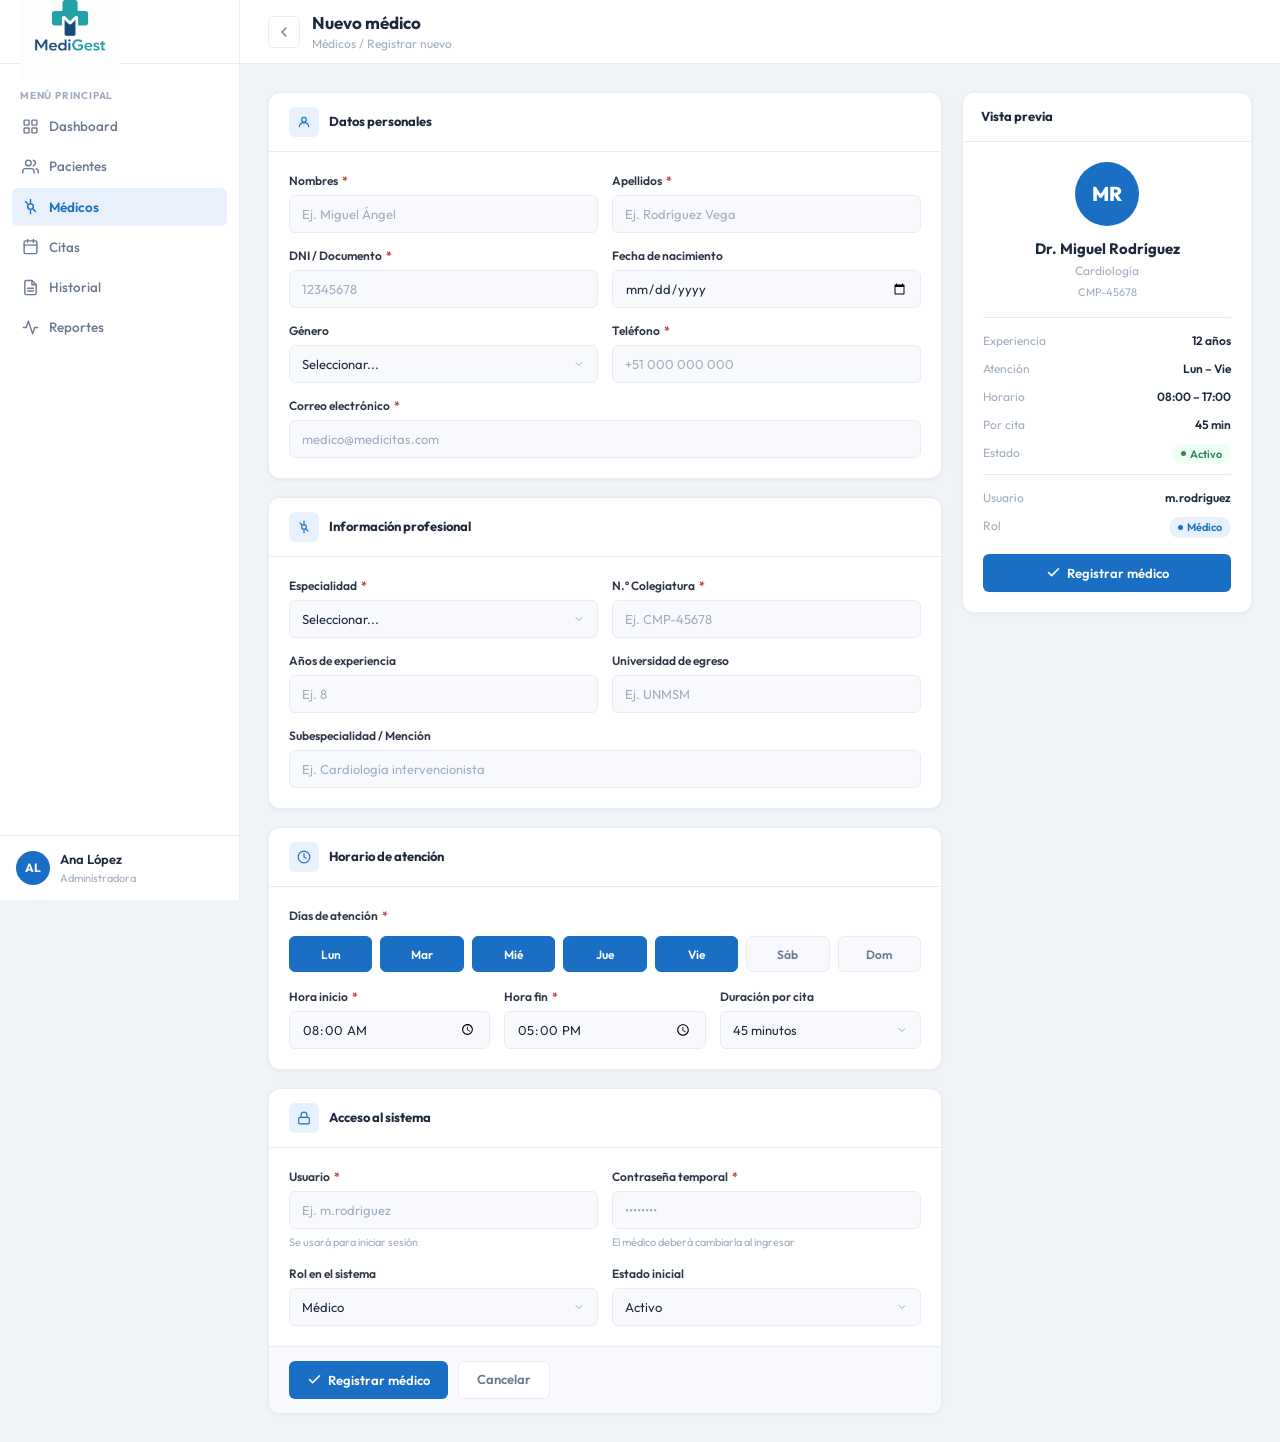
<file: new.medico.html>
<!DOCTYPE html>
<html lang="es">
<head>
  <!-- ============================================================
       SISTEMA DE GESTIÓN DE CITAS MÉDICAS
       Página: Registro de Nuevo Médico
       Archivo: nuevo-medico.html
       ============================================================ -->
  <meta charset="UTF-8" />
  <meta name="viewport" content="width=device-width, initial-scale=1.0" />
  <title>Nuevo Médico — MediCitas</title>
  <link rel="preconnect" href="https://fonts.googleapis.com" />
  <link rel="preconnect" href="https://fonts.gstatic.com" crossorigin />
  <link href="https://fonts.googleapis.com/css2?family=Outfit:wght@400;500;600;700;800&display=swap" rel="stylesheet" />
  <link rel="stylesheet" href="styles/newMedico.css" />
</head>
<body>

<div class="layout">

  <!-- ========================
       SIDEBAR
       ======================== -->
  <aside class="sidebar">

    <div class="sidebar__logo">
        <a href="./index.html">
          <img class="brand-logo__image" src="./assets/logoMediGest-white.png" alt="logo">
        </a>
      </div>

    <nav class="sidebar__nav">
      <p class="nav-section-label">Menú principal</p>

      <a href="dashboard.html" class="nav-item">
        <svg viewBox="0 0 24 24" fill="none" stroke="currentColor" stroke-width="2"
             stroke-linecap="round" stroke-linejoin="round">
          <rect x="3" y="3" width="7" height="7" rx="1"/><rect x="14" y="3" width="7" height="7" rx="1"/>
          <rect x="3" y="14" width="7" height="7" rx="1"/><rect x="14" y="14" width="7" height="7" rx="1"/>
        </svg>
        Dashboard
      </a>

      <a href="pacientes.html" class="nav-item">
        <svg viewBox="0 0 24 24" fill="none" stroke="currentColor" stroke-width="2"
             stroke-linecap="round" stroke-linejoin="round">
          <path d="M17 21v-2a4 4 0 0 0-4-4H5a4 4 0 0 0-4 4v2"/>
          <circle cx="9" cy="7" r="4"/>
          <path d="M23 21v-2a4 4 0 0 0-3-3.87M16 3.13a4 4 0 0 1 0 7.75"/>
        </svg>
        Pacientes
      </a>

      <!-- Activo: venimos de médicos -->
      <a href="medicos.html" class="nav-item active">
        <svg viewBox="0 0 24 24" fill="none" stroke="currentColor" stroke-width="2"
             stroke-linecap="round" stroke-linejoin="round">
          <path d="M12 2v4M12 18v4M4.93 4.93l2.83 2.83M16.24 16.24l2.83 2.83"/>
          <circle cx="12" cy="12" r="4"/>
        </svg>
        Médicos
      </a>

      <a href="citas.html" class="nav-item">
        <svg viewBox="0 0 24 24" fill="none" stroke="currentColor" stroke-width="2"
             stroke-linecap="round" stroke-linejoin="round">
          <rect x="3" y="4" width="18" height="18" rx="2"/>
          <path d="M16 2v4M8 2v4M3 10h18"/>
        </svg>
        Citas
      </a>

      <a href="historial.html" class="nav-item">
        <svg viewBox="0 0 24 24" fill="none" stroke="currentColor" stroke-width="2"
             stroke-linecap="round" stroke-linejoin="round">
          <path d="M14 2H6a2 2 0 0 0-2 2v16a2 2 0 0 0 2 2h12a2 2 0 0 0 2-2V8z"/>
          <polyline points="14,2 14,8 20,8"/>
          <line x1="8" y1="13" x2="16" y2="13"/>
          <line x1="8" y1="17" x2="16" y2="17"/>
        </svg>
        Historial
      </a>

      <a href="reportes.html" class="nav-item">
        <svg viewBox="0 0 24 24" fill="none" stroke="currentColor" stroke-width="2"
             stroke-linecap="round" stroke-linejoin="round">
          <polyline points="22,12 18,12 15,21 9,3 6,12 2,12"/>
        </svg>
        Reportes
      </a>

    </nav>

    <div class="sidebar__user">
      <div class="sidebar__user-avatar">AL</div>
      <div>
        <div class="sidebar__user-name">Ana López</div>
        <div class="sidebar__user-role">Administradora</div>
      </div>
    </div>

  </aside>

  <!-- ========================
       CONTENIDO PRINCIPAL
       ======================== -->
  <div class="layout__main">

    <!-- Header -->
    <header class="header">
      <a href="medicos.html" class="header__back" title="Volver a médicos">
        <svg viewBox="0 0 24 24" fill="none" stroke="currentColor" stroke-width="2"
             stroke-linecap="round" stroke-linejoin="round">
          <polyline points="15,18 9,12 15,6"/>
        </svg>
      </a>
      <div>
        <div class="header__title">Nuevo médico</div>
        <div class="header__subtitle">Médicos / Registrar nuevo</div>
      </div>
    </header>

    <main class="page-content">

      <div class="form-layout">

        <!-- ========================
             COLUMNA IZQUIERDA
             ======================== -->
        <div>

          <!-- Sección 1: Datos personales -->
          <div class="form-card">
            <div class="form-card__header">
              <div class="form-card__icon">
                <svg viewBox="0 0 24 24" fill="none" stroke="currentColor" stroke-width="2"
                     stroke-linecap="round" stroke-linejoin="round">
                  <circle cx="12" cy="8" r="4"/>
                  <path d="M4 20c0-4 3.6-7 8-7s8 3 8 7"/>
                </svg>
              </div>
              <div class="form-card__title">Datos personales</div>
            </div>
            <div class="form-card__body">
              <div class="fields-grid">

                <div class="field">
                  <label class="field__label">Nombres <span>*</span></label>
                  <input class="field__input" type="text" placeholder="Ej. Miguel Ángel" />
                </div>

                <div class="field">
                  <label class="field__label">Apellidos <span>*</span></label>
                  <input class="field__input" type="text" placeholder="Ej. Rodríguez Vega" />
                </div>

                <div class="field">
                  <label class="field__label">DNI / Documento <span>*</span></label>
                  <input class="field__input" type="text" placeholder="12345678" />
                </div>

                <div class="field">
                  <label class="field__label">Fecha de nacimiento</label>
                  <input class="field__input" type="date" />
                </div>

                <div class="field">
                  <label class="field__label">Género</label>
                  <select class="field__select">
                    <option value="">Seleccionar...</option>
                    <option>Masculino</option>
                    <option>Femenino</option>
                  </select>
                </div>

                <div class="field">
                  <label class="field__label">Teléfono <span>*</span></label>
                  <input class="field__input" type="text" placeholder="+51 000 000 000" />
                </div>

                <div class="field field--full">
                  <label class="field__label">Correo electrónico <span>*</span></label>
                  <input class="field__input" type="email" placeholder="medico@medicitas.com" />
                </div>

              </div>
            </div>
          </div>

          <!-- Sección 2: Información profesional -->
          <div class="form-card">
            <div class="form-card__header">
              <div class="form-card__icon">
                <svg viewBox="0 0 24 24" fill="none" stroke="currentColor" stroke-width="2"
                     stroke-linecap="round" stroke-linejoin="round">
                  <path d="M12 2v4M12 18v4M4.93 4.93l2.83 2.83M16.24 16.24l2.83 2.83"/>
                  <circle cx="12" cy="12" r="4"/>
                </svg>
              </div>
              <div class="form-card__title">Información profesional</div>
            </div>
            <div class="form-card__body">
              <div class="fields-grid">

                <div class="field">
                  <label class="field__label">Especialidad <span>*</span></label>
                  <select class="field__select">
                    <option value="">Seleccionar...</option>
                    <option>Cardiología</option>
                    <option>Pediatría</option>
                    <option>Traumatología</option>
                    <option>Dermatología</option>
                    <option>Neurología</option>
                    <option>Ginecología</option>
                    <option>Medicina General</option>
                    <option>Oftalmología</option>
                    <option>Psiquiatría</option>
                  </select>
                </div>

                <div class="field">
                  <label class="field__label">N.º Colegiatura <span>*</span></label>
                  <input class="field__input" type="text" placeholder="Ej. CMP-45678" />
                </div>

                <div class="field">
                  <label class="field__label">Años de experiencia</label>
                  <input class="field__input" type="number" placeholder="Ej. 8" min="0" max="60" />
                </div>

                <div class="field">
                  <label class="field__label">Universidad de egreso</label>
                  <input class="field__input" type="text" placeholder="Ej. UNMSM" />
                </div>

                <div class="field field--full">
                  <label class="field__label">Subespecialidad / Mención</label>
                  <input class="field__input" type="text" placeholder="Ej. Cardiología intervencionista" />
                </div>

              </div>
            </div>
          </div>

          <!-- Sección 3: Horario de atención -->
          <div class="form-card">
            <div class="form-card__header">
              <div class="form-card__icon">
                <svg viewBox="0 0 24 24" fill="none" stroke="currentColor" stroke-width="2"
                     stroke-linecap="round" stroke-linejoin="round">
                  <circle cx="12" cy="12" r="10"/>
                  <polyline points="12,6 12,12 16,14"/>
                </svg>
              </div>
              <div class="form-card__title">Horario de atención</div>
            </div>
            <div class="form-card__body">

              <!-- Días disponibles -->
              <div class="field" style="margin-bottom: 16px;">
                <label class="field__label">Días de atención <span>*</span></label>
                <div class="days-grid" style="margin-top: 6px;">
                  <button class="day-btn active" type="button">Lun</button>
                  <button class="day-btn active" type="button">Mar</button>
                  <button class="day-btn active" type="button">Mié</button>
                  <button class="day-btn active" type="button">Jue</button>
                  <button class="day-btn active" type="button">Vie</button>
                  <button class="day-btn" type="button">Sáb</button>
                  <button class="day-btn" type="button">Dom</button>
                </div>
              </div>

              <div class="fields-grid fields-grid--3">

                <div class="field">
                  <label class="field__label">Hora inicio <span>*</span></label>
                  <input class="field__input" type="time" value="08:00" />
                </div>

                <div class="field">
                  <label class="field__label">Hora fin <span>*</span></label>
                  <input class="field__input" type="time" value="17:00" />
                </div>

                <div class="field">
                  <label class="field__label">Duración por cita</label>
                  <select class="field__select">
                    <option>30 minutos</option>
                    <option selected>45 minutos</option>
                    <option>60 minutos</option>
                  </select>
                </div>

              </div>

            </div>
          </div>

          <!-- Sección 4: Acceso al sistema -->
          <div class="form-card">
            <div class="form-card__header">
              <div class="form-card__icon">
                <svg viewBox="0 0 24 24" fill="none" stroke="currentColor" stroke-width="2"
                     stroke-linecap="round" stroke-linejoin="round">
                  <rect x="3" y="11" width="18" height="11" rx="2"/>
                  <path d="M7 11V7a5 5 0 0 1 10 0v4"/>
                </svg>
              </div>
              <div class="form-card__title">Acceso al sistema</div>
            </div>
            <div class="form-card__body">
              <div class="fields-grid">

                <div class="field">
                  <label class="field__label">Usuario <span>*</span></label>
                  <input class="field__input" type="text" placeholder="Ej. m.rodriguez" />
                  <span class="field__hint">Se usará para iniciar sesión</span>
                </div>

                <div class="field">
                  <label class="field__label">Contraseña temporal <span>*</span></label>
                  <input class="field__input" type="password" placeholder="••••••••" />
                  <span class="field__hint">El médico deberá cambiarla al ingresar</span>
                </div>

                <div class="field">
                  <label class="field__label">Rol en el sistema</label>
                  <select class="field__select">
                    <option selected>Médico</option>
                    <option>Médico jefe</option>
                  </select>
                </div>

                <div class="field">
                  <label class="field__label">Estado inicial</label>
                  <select class="field__select">
                    <option selected>Activo</option>
                    <option>Inactivo</option>
                  </select>
                </div>

              </div>
            </div>

            <!-- Botones al final del formulario -->
            <div class="form-actions">
              <button class="btn btn--primary" type="button">
                <svg viewBox="0 0 24 24" fill="none" stroke="currentColor" stroke-width="2.5"
                     stroke-linecap="round" stroke-linejoin="round">
                  <polyline points="20,6 9,17 4,12"/>
                </svg>
                Registrar médico
              </button>
              <a href="medicos.html" class="btn btn--ghost">Cancelar</a>
            </div>

          </div>

        </div><!-- fin columna izquierda -->

        <!-- ========================
             PANEL DERECHO — Vista previa
             ======================== -->
        <div class="preview-card">

          <div class="preview-card__header">Vista previa</div>

          <div class="preview-card__body">

            <!-- Avatar con iniciales -->
            <div class="preview-avatar">MR</div>

            <div class="preview-name">Dr. Miguel Rodríguez</div>
            <div class="preview-spec">Cardiología</div>
            <div class="preview-code">CMP-45678</div>

            <div class="preview-divider"></div>

            <div class="preview-row">
              <span class="preview-row__label">Experiencia</span>
              <span class="preview-row__value">12 años</span>
            </div>

            <div class="preview-row">
              <span class="preview-row__label">Atención</span>
              <span class="preview-row__value">Lun – Vie</span>
            </div>

            <div class="preview-row">
              <span class="preview-row__label">Horario</span>
              <span class="preview-row__value">08:00 – 17:00</span>
            </div>

            <div class="preview-row">
              <span class="preview-row__label">Por cita</span>
              <span class="preview-row__value">45 min</span>
            </div>

            <div class="preview-row">
              <span class="preview-row__label">Estado</span>
              <span class="badge badge--green">Activo</span>
            </div>

            <div class="preview-divider"></div>

            <div class="preview-row">
              <span class="preview-row__label">Usuario</span>
              <span class="preview-row__value">m.rodriguez</span>
            </div>

            <div class="preview-row">
              <span class="preview-row__label">Rol</span>
              <span class="badge badge--blue">Médico</span>
            </div>

            <!-- Botón confirmar en el panel -->
            <button class="btn btn--primary btn--full" type="button">
              <svg viewBox="0 0 24 24" fill="none" stroke="currentColor" stroke-width="2.5"
                   stroke-linecap="round" stroke-linejoin="round">
                <polyline points="20,6 9,17 4,12"/>
              </svg>
              Registrar médico
            </button>

          </div>

        </div>

      </div><!-- fin form-layout -->

    </main>

  </div><!-- /.layout__main -->

</div><!-- /.layout -->

</body>
</html>
</file>
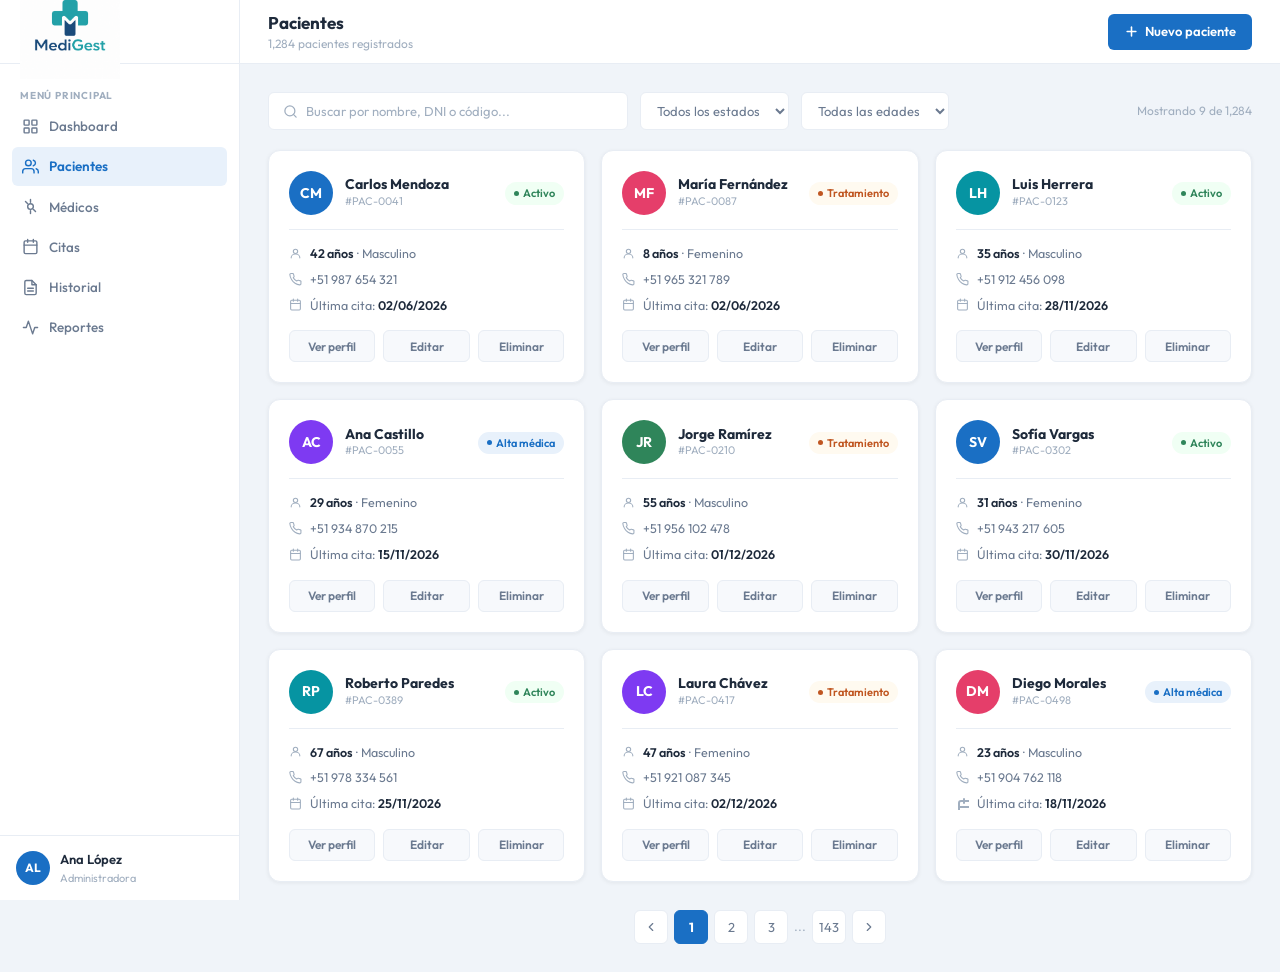
<file: pacientes.html>
<!DOCTYPE html>
<html lang="es">

<head>
  <!-- ============================================================
       SISTEMA DE GESTIÓN DE CITAS MÉDICAS
       Página: Gestión de Pacientes
       Archivo: pacientes.html
       ============================================================ -->
  <meta charset="UTF-8" />
  <meta name="viewport" content="width=device-width, initial-scale=1.0" />
  <title>Pacientes — MediCitas</title>
  <link rel="preconnect" href="https://fonts.googleapis.com" />
  <link rel="preconnect" href="https://fonts.gstatic.com" crossorigin />
  <link href="https://fonts.googleapis.com/css2?family=Outfit:wght@400;500;600;700;800&display=swap" rel="stylesheet" />
  <link rel="stylesheet" href="styles/pacientes.css" />
</head>

<body>

  <div class="layout">

    <!-- ========================
       SIDEBAR
       ======================== -->
    <aside class="sidebar">

      <div class="sidebar__logo">
        <a href="./index.html">
          <img class="brand-logo__image" src="./assets/logoMediGest-white.png" alt="logo">
        </a>
      </div>

      <nav class="sidebar__nav">

        <p class="nav-section-label">Menú principal</p>

        <a href="dashboard.html" class="nav-item">
          <svg viewBox="0 0 24 24" fill="none" stroke="currentColor" stroke-width="2" stroke-linecap="round"
            stroke-linejoin="round">
            <rect x="3" y="3" width="7" height="7" rx="1" />
            <rect x="14" y="3" width="7" height="7" rx="1" />
            <rect x="3" y="14" width="7" height="7" rx="1" />
            <rect x="14" y="14" width="7" height="7" rx="1" />
          </svg>
          Dashboard
        </a>

        <!-- Activo -->
        <a href="pacientes.html" class="nav-item active">
          <svg viewBox="0 0 24 24" fill="none" stroke="currentColor" stroke-width="2" stroke-linecap="round"
            stroke-linejoin="round">
            <path d="M17 21v-2a4 4 0 0 0-4-4H5a4 4 0 0 0-4 4v2" />
            <circle cx="9" cy="7" r="4" />
            <path d="M23 21v-2a4 4 0 0 0-3-3.87M16 3.13a4 4 0 0 1 0 7.75" />
          </svg>
          Pacientes
        </a>

        <a href="medicos.html" class="nav-item">
          <svg viewBox="0 0 24 24" fill="none" stroke="currentColor" stroke-width="2" stroke-linecap="round"
            stroke-linejoin="round">
            <path d="M12 2v4M12 18v4M4.93 4.93l2.83 2.83M16.24 16.24l2.83 2.83" />
            <circle cx="12" cy="12" r="4" />
          </svg>
          Médicos
        </a>

        <a href="citas.html" class="nav-item">
          <svg viewBox="0 0 24 24" fill="none" stroke="currentColor" stroke-width="2" stroke-linecap="round"
            stroke-linejoin="round">
            <rect x="3" y="4" width="18" height="18" rx="2" />
            <path d="M16 2v4M8 2v4M3 10h18" />
          </svg>
          Citas
        </a>

        <a href="historial.html" class="nav-item">
          <svg viewBox="0 0 24 24" fill="none" stroke="currentColor" stroke-width="2" stroke-linecap="round"
            stroke-linejoin="round">
            <path d="M14 2H6a2 2 0 0 0-2 2v16a2 2 0 0 0 2 2h12a2 2 0 0 0 2-2V8z" />
            <polyline points="14,2 14,8 20,8" />
            <line x1="8" y1="13" x2="16" y2="13" />
            <line x1="8" y1="17" x2="16" y2="17" />
          </svg>
          Historial
        </a>

        <a href="reportes.html" class="nav-item">
          <svg viewBox="0 0 24 24" fill="none" stroke="currentColor" stroke-width="2" stroke-linecap="round"
            stroke-linejoin="round">
            <polyline points="22,12 18,12 15,21 9,3 6,12 2,12" />
          </svg>
          Reportes
        </a>

      </nav>

      <div class="sidebar__user">
        <div class="sidebar__user-avatar">AL</div>
        <div>
          <div class="sidebar__user-name">Ana López</div>
          <div class="sidebar__user-role">Administradora</div>
        </div>
      </div>

    </aside>

    <!-- ========================
       CONTENIDO PRINCIPAL
       ======================== -->
    <div class="layout__main">

      <!-- Header -->
      <header class="header">
        <div>
          <div class="header__title">Pacientes</div>
          <div class="header__subtitle">1,284 pacientes registrados</div>
        </div>
        <div class="header__right">
          <a class="btn-primary" href="./new-paciente.html">
            <svg viewBox="0 0 24 24" fill="none" stroke="currentColor" stroke-width="2.5" stroke-linecap="round"
              stroke-linejoin="round">
              <line x1="12" y1="5" x2="12" y2="19" />
              <line x1="5" y1="12" x2="19" y2="12" />
            </svg>
            Nuevo paciente
          </a>
        </div>
      </header>

      <!-- Contenido -->
      <main class="page-content">

        <!-- Barra de búsqueda y filtros -->
        <div class="toolbar">

          <div class="search-box">
            <svg viewBox="0 0 24 24" fill="none" stroke="currentColor" stroke-width="2" stroke-linecap="round"
              stroke-linejoin="round">
              <circle cx="11" cy="11" r="8" />
              <line x1="21" y1="21" x2="16.65" y2="16.65" />
            </svg>
            <input type="text" placeholder="Buscar por nombre, DNI o código..." />
          </div>

          <select class="filter-select">
            <option>Todos los estados</option>
            <option>Activo</option>
            <option>En tratamiento</option>
            <option>Alta médica</option>
          </select>

          <select class="filter-select">
            <option>Todas las edades</option>
            <option>0 – 18 años</option>
            <option>19 – 40 años</option>
            <option>41 – 60 años</option>
            <option>60+ años</option>
          </select>

          <span class="toolbar__count">Mostrando 9 de 1,284</span>

        </div>

        <!-- Grid de tarjetas -->
        <div class="patients-grid">

          <!-- Paciente 1 -->
          <div class="patient-card">
            <div class="patient-card__header">
              <div class="patient-avatar patient-avatar--blue">CM</div>
              <div>
                <div class="patient-card__name">Carlos Mendoza</div>
                <div class="patient-card__id">#PAC-0041</div>
              </div>
              <div class="patient-card__status">
                <span class="badge badge--green">Activo</span>
              </div>
            </div>
            <div class="patient-card__divider"></div>
            <div class="patient-card__info">
              <div class="patient-info-row">
                <svg viewBox="0 0 24 24" fill="none" stroke="currentColor" stroke-width="2" stroke-linecap="round"
                  stroke-linejoin="round">
                  <circle cx="12" cy="8" r="4" />
                  <path d="M4 20c0-4 3.6-7 8-7s8 3 8 7" />
                </svg>
                <span><strong>42 años</strong> · Masculino</span>
              </div>
              <div class="patient-info-row">
                <svg viewBox="0 0 24 24" fill="none" stroke="currentColor" stroke-width="2" stroke-linecap="round"
                  stroke-linejoin="round">
                  <path
                    d="M22 16.92v3a2 2 0 0 1-2.18 2 19.79 19.79 0 0 1-8.63-3.07A19.5 19.5 0 0 1 4.69 12 19.79 19.79 0 0 1 1.61 3.18 2 2 0 0 1 3.58 1h3a2 2 0 0 1 2 1.72c.127.96.361 1.903.7 2.81a2 2 0 0 1-.45 2.11L7.91 8.56a16 16 0 0 0 6.29 6.29l.97-.97a2 2 0 0 1 2.11-.45 12.84 12.84 0 0 0 2.81.7A2 2 0 0 1 22 16.92z" />
                </svg>
                <span>+51 987 654 321</span>
              </div>
              <div class="patient-info-row">
                <svg viewBox="0 0 24 24" fill="none" stroke="currentColor" stroke-width="2" stroke-linecap="round"
                  stroke-linejoin="round">
                  <rect x="3" y="4" width="18" height="18" rx="2" />
                  <path d="M16 2v4M8 2v4M3 10h18" />
                </svg>
                <span>Última cita: <strong>02/06/2026</strong></span>
              </div>
            </div>
            <div class="patient-card__actions">
              <button class="btn-action" type="button">Ver perfil</button>
              <button class="btn-action" type="button">Editar</button>
              <button class="btn-action btn-action--danger" type="button">Eliminar</button>
            </div>
          </div>

          <!-- Paciente 2 -->
          <div class="patient-card">
            <div class="patient-card__header">
              <div class="patient-avatar patient-avatar--rose">MF</div>
              <div>
                <div class="patient-card__name">María Fernández</div>
                <div class="patient-card__id">#PAC-0087</div>
              </div>
              <div class="patient-card__status">
                <span class="badge badge--orange">Tratamiento</span>
              </div>
            </div>
            <div class="patient-card__divider"></div>
            <div class="patient-card__info">
              <div class="patient-info-row">
                <svg viewBox="0 0 24 24" fill="none" stroke="currentColor" stroke-width="2" stroke-linecap="round"
                  stroke-linejoin="round">
                  <circle cx="12" cy="8" r="4" />
                  <path d="M4 20c0-4 3.6-7 8-7s8 3 8 7" />
                </svg>
                <span><strong>8 años</strong> · Femenino</span>
              </div>
              <div class="patient-info-row">
                <svg viewBox="0 0 24 24" fill="none" stroke="currentColor" stroke-width="2" stroke-linecap="round"
                  stroke-linejoin="round">
                  <path
                    d="M22 16.92v3a2 2 0 0 1-2.18 2 19.79 19.79 0 0 1-8.63-3.07A19.5 19.5 0 0 1 4.69 12 19.79 19.79 0 0 1 1.61 3.18 2 2 0 0 1 3.58 1h3a2 2 0 0 1 2 1.72c.127.96.361 1.903.7 2.81a2 2 0 0 1-.45 2.11L7.91 8.56a16 16 0 0 0 6.29 6.29l.97-.97a2 2 0 0 1 2.11-.45 12.84 12.84 0 0 0 2.81.7A2 2 0 0 1 22 16.92z" />
                </svg>
                <span>+51 965 321 789</span>
              </div>
              <div class="patient-info-row">
                <svg viewBox="0 0 24 24" fill="none" stroke="currentColor" stroke-width="2" stroke-linecap="round"
                  stroke-linejoin="round">
                  <rect x="3" y="4" width="18" height="18" rx="2" />
                  <path d="M16 2v4M8 2v4M3 10h18" />
                </svg>
                <span>Última cita: <strong>02/06/2026</strong></span>
              </div>
            </div>
            <div class="patient-card__actions">
              <button class="btn-action" type="button">Ver perfil</button>
              <button class="btn-action" type="button">Editar</button>
              <button class="btn-action btn-action--danger" type="button">Eliminar</button>
            </div>
          </div>

          <!-- Paciente 3 -->
          <div class="patient-card">
            <div class="patient-card__header">
              <div class="patient-avatar patient-avatar--teal">LH</div>
              <div>
                <div class="patient-card__name">Luis Herrera</div>
                <div class="patient-card__id">#PAC-0123</div>
              </div>
              <div class="patient-card__status">
                <span class="badge badge--green">Activo</span>
              </div>
            </div>
            <div class="patient-card__divider"></div>
            <div class="patient-card__info">
              <div class="patient-info-row">
                <svg viewBox="0 0 24 24" fill="none" stroke="currentColor" stroke-width="2" stroke-linecap="round"
                  stroke-linejoin="round">
                  <circle cx="12" cy="8" r="4" />
                  <path d="M4 20c0-4 3.6-7 8-7s8 3 8 7" />
                </svg>
                <span><strong>35 años</strong> · Masculino</span>
              </div>
              <div class="patient-info-row">
                <svg viewBox="0 0 24 24" fill="none" stroke="currentColor" stroke-width="2" stroke-linecap="round"
                  stroke-linejoin="round">
                  <path
                    d="M22 16.92v3a2 2 0 0 1-2.18 2 19.79 19.79 0 0 1-8.63-3.07A19.5 19.5 0 0 1 4.69 12 19.79 19.79 0 0 1 1.61 3.18 2 2 0 0 1 3.58 1h3a2 2 0 0 1 2 1.72c.127.96.361 1.903.7 2.81a2 2 0 0 1-.45 2.11L7.91 8.56a16 16 0 0 0 6.29 6.29l.97-.97a2 2 0 0 1 2.11-.45 12.84 12.84 0 0 0 2.81.7A2 2 0 0 1 22 16.92z" />
                </svg>
                <span>+51 912 456 098</span>
              </div>
              <div class="patient-info-row">
                <svg viewBox="0 0 24 24" fill="none" stroke="currentColor" stroke-width="2" stroke-linecap="round"
                  stroke-linejoin="round">
                  <rect x="3" y="4" width="18" height="18" rx="2" />
                  <path d="M16 2v4M8 2v4M3 10h18" />
                </svg>
                <span>Última cita: <strong>28/11/2026</strong></span>
              </div>
            </div>
            <div class="patient-card__actions">
              <button class="btn-action" type="button">Ver perfil</button>
              <button class="btn-action" type="button">Editar</button>
              <button class="btn-action btn-action--danger" type="button">Eliminar</button>
            </div>
          </div>

          <!-- Paciente 4 -->
          <div class="patient-card">
            <div class="patient-card__header">
              <div class="patient-avatar patient-avatar--purple">AC</div>
              <div>
                <div class="patient-card__name">Ana Castillo</div>
                <div class="patient-card__id">#PAC-0055</div>
              </div>
              <div class="patient-card__status">
                <span class="badge badge--blue">Alta médica</span>
              </div>
            </div>
            <div class="patient-card__divider"></div>
            <div class="patient-card__info">
              <div class="patient-info-row">
                <svg viewBox="0 0 24 24" fill="none" stroke="currentColor" stroke-width="2" stroke-linecap="round"
                  stroke-linejoin="round">
                  <circle cx="12" cy="8" r="4" />
                  <path d="M4 20c0-4 3.6-7 8-7s8 3 8 7" />
                </svg>
                <span><strong>29 años</strong> · Femenino</span>
              </div>
              <div class="patient-info-row">
                <svg viewBox="0 0 24 24" fill="none" stroke="currentColor" stroke-width="2" stroke-linecap="round"
                  stroke-linejoin="round">
                  <path
                    d="M22 16.92v3a2 2 0 0 1-2.18 2 19.79 19.79 0 0 1-8.63-3.07A19.5 19.5 0 0 1 4.69 12 19.79 19.79 0 0 1 1.61 3.18 2 2 0 0 1 3.58 1h3a2 2 0 0 1 2 1.72c.127.96.361 1.903.7 2.81a2 2 0 0 1-.45 2.11L7.91 8.56a16 16 0 0 0 6.29 6.29l.97-.97a2 2 0 0 1 2.11-.45 12.84 12.84 0 0 0 2.81.7A2 2 0 0 1 22 16.92z" />
                </svg>
                <span>+51 934 870 215</span>
              </div>
              <div class="patient-info-row">
                <svg viewBox="0 0 24 24" fill="none" stroke="currentColor" stroke-width="2" stroke-linecap="round"
                  stroke-linejoin="round">
                  <rect x="3" y="4" width="18" height="18" rx="2" />
                  <path d="M16 2v4M8 2v4M3 10h18" />
                </svg>
                <span>Última cita: <strong>15/11/2026</strong></span>
              </div>
            </div>
            <div class="patient-card__actions">
              <button class="btn-action" type="button">Ver perfil</button>
              <button class="btn-action" type="button">Editar</button>
              <button class="btn-action btn-action--danger" type="button">Eliminar</button>
            </div>
          </div>

          <!-- Paciente 5 -->
          <div class="patient-card">
            <div class="patient-card__header">
              <div class="patient-avatar patient-avatar--green">JR</div>
              <div>
                <div class="patient-card__name">Jorge Ramírez</div>
                <div class="patient-card__id">#PAC-0210</div>
              </div>
              <div class="patient-card__status">
                <span class="badge badge--orange">Tratamiento</span>
              </div>
            </div>
            <div class="patient-card__divider"></div>
            <div class="patient-card__info">
              <div class="patient-info-row">
                <svg viewBox="0 0 24 24" fill="none" stroke="currentColor" stroke-width="2" stroke-linecap="round"
                  stroke-linejoin="round">
                  <circle cx="12" cy="8" r="4" />
                  <path d="M4 20c0-4 3.6-7 8-7s8 3 8 7" />
                </svg>
                <span><strong>55 años</strong> · Masculino</span>
              </div>
              <div class="patient-info-row">
                <svg viewBox="0 0 24 24" fill="none" stroke="currentColor" stroke-width="2" stroke-linecap="round"
                  stroke-linejoin="round">
                  <path
                    d="M22 16.92v3a2 2 0 0 1-2.18 2 19.79 19.79 0 0 1-8.63-3.07A19.5 19.5 0 0 1 4.69 12 19.79 19.79 0 0 1 1.61 3.18 2 2 0 0 1 3.58 1h3a2 2 0 0 1 2 1.72c.127.96.361 1.903.7 2.81a2 2 0 0 1-.45 2.11L7.91 8.56a16 16 0 0 0 6.29 6.29l.97-.97a2 2 0 0 1 2.11-.45 12.84 12.84 0 0 0 2.81.7A2 2 0 0 1 22 16.92z" />
                </svg>
                <span>+51 956 102 478</span>
              </div>
              <div class="patient-info-row">
                <svg viewBox="0 0 24 24" fill="none" stroke="currentColor" stroke-width="2" stroke-linecap="round"
                  stroke-linejoin="round">
                  <rect x="3" y="4" width="18" height="18" rx="2" />
                  <path d="M16 2v4M8 2v4M3 10h18" />
                </svg>
                <span>Última cita: <strong>01/12/2026</strong></span>
              </div>
            </div>
            <div class="patient-card__actions">
              <button class="btn-action" type="button">Ver perfil</button>
              <button class="btn-action" type="button">Editar</button>
              <button class="btn-action btn-action--danger" type="button">Eliminar</button>
            </div>
          </div>

          <!-- Paciente 6 -->
          <div class="patient-card">
            <div class="patient-card__header">
              <div class="patient-avatar patient-avatar--blue">SV</div>
              <div>
                <div class="patient-card__name">Sofía Vargas</div>
                <div class="patient-card__id">#PAC-0302</div>
              </div>
              <div class="patient-card__status">
                <span class="badge badge--green">Activo</span>
              </div>
            </div>
            <div class="patient-card__divider"></div>
            <div class="patient-card__info">
              <div class="patient-info-row">
                <svg viewBox="0 0 24 24" fill="none" stroke="currentColor" stroke-width="2" stroke-linecap="round"
                  stroke-linejoin="round">
                  <circle cx="12" cy="8" r="4" />
                  <path d="M4 20c0-4 3.6-7 8-7s8 3 8 7" />
                </svg>
                <span><strong>31 años</strong> · Femenino</span>
              </div>
              <div class="patient-info-row">
                <svg viewBox="0 0 24 24" fill="none" stroke="currentColor" stroke-width="2" stroke-linecap="round"
                  stroke-linejoin="round">
                  <path
                    d="M22 16.92v3a2 2 0 0 1-2.18 2 19.79 19.79 0 0 1-8.63-3.07A19.5 19.5 0 0 1 4.69 12 19.79 19.79 0 0 1 1.61 3.18 2 2 0 0 1 3.58 1h3a2 2 0 0 1 2 1.72c.127.96.361 1.903.7 2.81a2 2 0 0 1-.45 2.11L7.91 8.56a16 16 0 0 0 6.29 6.29l.97-.97a2 2 0 0 1 2.11-.45 12.84 12.84 0 0 0 2.81.7A2 2 0 0 1 22 16.92z" />
                </svg>
                <span>+51 943 217 605</span>
              </div>
              <div class="patient-info-row">
                <svg viewBox="0 0 24 24" fill="none" stroke="currentColor" stroke-width="2" stroke-linecap="round"
                  stroke-linejoin="round">
                  <rect x="3" y="4" width="18" height="18" rx="2" />
                  <path d="M16 2v4M8 2v4M3 10h18" />
                </svg>
                <span>Última cita: <strong>30/11/2026</strong></span>
              </div>
            </div>
            <div class="patient-card__actions">
              <button class="btn-action" type="button">Ver perfil</button>
              <button class="btn-action" type="button">Editar</button>
              <button class="btn-action btn-action--danger" type="button">Eliminar</button>
            </div>
          </div>

          <!-- Paciente 7 -->
          <div class="patient-card">
            <div class="patient-card__header">
              <div class="patient-avatar patient-avatar--teal">RP</div>
              <div>
                <div class="patient-card__name">Roberto Paredes</div>
                <div class="patient-card__id">#PAC-0389</div>
              </div>
              <div class="patient-card__status">
                <span class="badge badge--green">Activo</span>
              </div>
            </div>
            <div class="patient-card__divider"></div>
            <div class="patient-card__info">
              <div class="patient-info-row">
                <svg viewBox="0 0 24 24" fill="none" stroke="currentColor" stroke-width="2" stroke-linecap="round"
                  stroke-linejoin="round">
                  <circle cx="12" cy="8" r="4" />
                  <path d="M4 20c0-4 3.6-7 8-7s8 3 8 7" />
                </svg>
                <span><strong>67 años</strong> · Masculino</span>
              </div>
              <div class="patient-info-row">
                <svg viewBox="0 0 24 24" fill="none" stroke="currentColor" stroke-width="2" stroke-linecap="round"
                  stroke-linejoin="round">
                  <path
                    d="M22 16.92v3a2 2 0 0 1-2.18 2 19.79 19.79 0 0 1-8.63-3.07A19.5 19.5 0 0 1 4.69 12 19.79 19.79 0 0 1 1.61 3.18 2 2 0 0 1 3.58 1h3a2 2 0 0 1 2 1.72c.127.96.361 1.903.7 2.81a2 2 0 0 1-.45 2.11L7.91 8.56a16 16 0 0 0 6.29 6.29l.97-.97a2 2 0 0 1 2.11-.45 12.84 12.84 0 0 0 2.81.7A2 2 0 0 1 22 16.92z" />
                </svg>
                <span>+51 978 334 561</span>
              </div>
              <div class="patient-info-row">
                <svg viewBox="0 0 24 24" fill="none" stroke="currentColor" stroke-width="2" stroke-linecap="round"
                  stroke-linejoin="round">
                  <rect x="3" y="4" width="18" height="18" rx="2" />
                  <path d="M16 2v4M8 2v4M3 10h18" />
                </svg>
                <span>Última cita: <strong>25/11/2026</strong></span>
              </div>
            </div>
            <div class="patient-card__actions">
              <button class="btn-action" type="button">Ver perfil</button>
              <button class="btn-action" type="button">Editar</button>
              <button class="btn-action btn-action--danger" type="button">Eliminar</button>
            </div>
          </div>

          <!-- Paciente 8 -->
          <div class="patient-card">
            <div class="patient-card__header">
              <div class="patient-avatar patient-avatar--purple">LC</div>
              <div>
                <div class="patient-card__name">Laura Chávez</div>
                <div class="patient-card__id">#PAC-0417</div>
              </div>
              <div class="patient-card__status">
                <span class="badge badge--orange">Tratamiento</span>
              </div>
            </div>
            <div class="patient-card__divider"></div>
            <div class="patient-card__info">
              <div class="patient-info-row">
                <svg viewBox="0 0 24 24" fill="none" stroke="currentColor" stroke-width="2" stroke-linecap="round"
                  stroke-linejoin="round">
                  <circle cx="12" cy="8" r="4" />
                  <path d="M4 20c0-4 3.6-7 8-7s8 3 8 7" />
                </svg>
                <span><strong>47 años</strong> · Femenino</span>
              </div>
              <div class="patient-info-row">
                <svg viewBox="0 0 24 24" fill="none" stroke="currentColor" stroke-width="2" stroke-linecap="round"
                  stroke-linejoin="round">
                  <path
                    d="M22 16.92v3a2 2 0 0 1-2.18 2 19.79 19.79 0 0 1-8.63-3.07A19.5 19.5 0 0 1 4.69 12 19.79 19.79 0 0 1 1.61 3.18 2 2 0 0 1 3.58 1h3a2 2 0 0 1 2 1.72c.127.96.361 1.903.7 2.81a2 2 0 0 1-.45 2.11L7.91 8.56a16 16 0 0 0 6.29 6.29l.97-.97a2 2 0 0 1 2.11-.45 12.84 12.84 0 0 0 2.81.7A2 2 0 0 1 22 16.92z" />
                </svg>
                <span>+51 921 087 345</span>
              </div>
              <div class="patient-info-row">
                <svg viewBox="0 0 24 24" fill="none" stroke="currentColor" stroke-width="2" stroke-linecap="round"
                  stroke-linejoin="round">
                  <rect x="3" y="4" width="18" height="18" rx="2" />
                  <path d="M16 2v4M8 2v4M3 10h18" />
                </svg>
                <span>Última cita: <strong>02/12/2026</strong></span>
              </div>
            </div>
            <div class="patient-card__actions">
              <button class="btn-action" type="button">Ver perfil</button>
              <button class="btn-action" type="button">Editar</button>
              <button class="btn-action btn-action--danger" type="button">Eliminar</button>
            </div>
          </div>

          <!-- Paciente 9 -->
          <div class="patient-card">
            <div class="patient-card__header">
              <div class="patient-avatar patient-avatar--rose">DM</div>
              <div>
                <div class="patient-card__name">Diego Morales</div>
                <div class="patient-card__id">#PAC-0498</div>
              </div>
              <div class="patient-card__status">
                <span class="badge badge--blue">Alta médica</span>
              </div>
            </div>
            <div class="patient-card__divider"></div>
            <div class="patient-card__info">
              <div class="patient-info-row">
                <svg viewBox="0 0 24 24" fill="none" stroke="currentColor" stroke-width="2" stroke-linecap="round"
                  stroke-linejoin="round">
                  <circle cx="12" cy="8" r="4" />
                  <path d="M4 20c0-4 3.6-7 8-7s8 3 8 7" />
                </svg>
                <span><strong>23 años</strong> · Masculino</span>
              </div>
              <div class="patient-info-row">
                <svg viewBox="0 0 24 24" fill="none" stroke="currentColor" stroke-width="2" stroke-linecap="round"
                  stroke-linejoin="round">
                  <path
                    d="M22 16.92v3a2 2 0 0 1-2.18 2 19.79 19.79 0 0 1-8.63-3.07A19.5 19.5 0 0 1 4.69 12 19.79 19.79 0 0 1 1.61 3.18 2 2 0 0 1 3.58 1h3a2 2 0 0 1 2 1.72c.127.96.361 1.903.7 2.81a2 2 0 0 1-.45 2.11L7.91 8.56a16 16 0 0 0 6.29 6.29l.97-.97a2 2 0 0 1 2.11-.45 12.84 12.84 0 0 0 2.81.7A2 2 0 0 1 22 16.92z" />
                </svg>
                <span>+51 904 762 118</span>
              </div>
              <div class="patient-info-row">
                <svg viewBox="0 0 24 eal" fill="none" stroke="currentColor" stroke-width="2" stroke-linecap="round"
                  stroke-linejoin="round">
                  <rect x="3" y="4" width="18" height="18" rx="2" />
                  <path d="M16 2v4M8 2v4M3 10h18" />
                </svg>
                <span>Última cita: <strong>18/11/2026</strong></span>
              </div>
            </div>
            <div class="patient-card__actions">
              <button class="btn-action" type="button">Ver perfil</button>
              <button class="btn-action" type="button">Editar</button>
              <button class="btn-action btn-action--danger" type="button">Eliminar</button>
            </div>
          </div>

        </div><!-- /.patients-grid -->

        <!-- Paginación -->
        <div class="pagination">
          <button class="page-btn" type="button">
            <svg viewBox="0 0 24 24" fill="none" stroke="currentColor" stroke-width="2" stroke-linecap="round"
              stroke-linejoin="round">
              <polyline points="15,18 9,12 15,6" />
            </svg>
          </button>
          <button class="page-btn active" type="button">1</button>
          <button class="page-btn" type="button">2</button>
          <button class="page-btn" type="button">3</button>
          <span style="color:var(--color-gray-400); font-size:13px;">...</span>
          <button class="page-btn" type="button">143</button>
          <button class="page-btn" type="button">
            <svg viewBox="0 0 24 24" fill="none" stroke="currentColor" stroke-width="2" stroke-linecap="round"
              stroke-linejoin="round">
              <polyline points="9,18 15,12 9,6" />
            </svg>
          </button>
        </div>

      </main>

    </div><!-- /.layout__main -->

  </div><!-- /.layout -->

</body>

</html>
</file>
<file: styles/login.css>
/* ============================================================
   SISTEMA DE GESTIÓN DE CITAS MÉDICAS
   Archivo: login.css
   Descripción: Estilos exclusivos para la página de inicio de sesión
   Autor: Proyecto Universitario
   ============================================================ */

/* ============================================================
   1. VARIABLES GLOBALES
   ============================================================ */
:root {
  /* Paleta de colores principal */
  --color-primary:        #1A6FC4;
  --color-primary-dark:   #145899;
  --color-primary-light:  #E8F1FB;
  --color-accent:         #2EAADC;

  /* Neutros */
  --color-white:          #FFFFFF;
  --color-bg:             #F0F4F9;
  --color-gray-100:       #F7F9FC;
  --color-gray-200:       #E8EDF4;
  --color-gray-400:       #A0AEBF;
  --color-gray-600:       #6B7A90;
  --color-gray-800:       #2D3748;
  --color-text:           #1E2A3B;

  /* Estado / feedback */
  --color-error:          #E53E3E;
  --color-error-light:    #FFF5F5;
  --color-success:        #2F855A;

  /* Tipografía */
  --font-main:            'Outfit', 'Segoe UI', sans-serif;
  --font-size-xs:         0.75rem;
  --font-size-sm:         0.875rem;
  --font-size-base:       1rem;
  --font-size-lg:         1.125rem;
  --font-size-xl:         1.5rem;
  --font-size-2xl:        2rem;
  --font-size-3xl:        2.5rem;

  /* Espaciado */
  --space-1:  0.25rem;
  --space-2:  0.5rem;
  --space-3:  0.75rem;
  --space-4:  1rem;
  --space-5:  1.25rem;
  --space-6:  1.5rem;
  --space-8:  2rem;
  --space-10: 2.5rem;
  --space-12: 3rem;
  --space-16: 4rem;

  /* Bordes y sombras */
  --radius-sm:   6px;
  --radius-md:   12px;
  --radius-lg:   20px;
  --radius-full: 9999px;

  --shadow-sm:   0 1px 3px rgba(26, 111, 196, 0.08);
  --shadow-md:   0 4px 16px rgba(26, 111, 196, 0.12);
  --shadow-lg:   0 8px 32px rgba(26, 111, 196, 0.18);
  --shadow-card: 0 2px 12px rgba(0, 0, 0, 0.06);

  /* Transiciones */
  --transition-fast:   0.15s ease;
  --transition-normal: 0.25s ease;
  --transition-slow:   0.4s ease;
}

/* ============================================================
   2. RESET BÁSICO
   ============================================================ */
*, *::before, *::after {
  box-sizing: border-box;
  margin: 0;
  padding: 0;
}

html {
  font-size: 16px;
  -webkit-text-size-adjust: 100%;
}

body {
  font-family: var(--font-main);
  background-color: var(--color-bg);
  color: var(--color-text);
  line-height: 1.6;
  min-height: 100vh;

  overflow: hidden;
}

a {
  text-decoration: none;
  color: inherit;
}

img {
  max-width: 100%;
  display: block;
}

button {
  cursor: pointer;
  border: none;
  background: none;
  font-family: inherit;
}

input, select, textarea {
  font-family: inherit;
  font-size: inherit;
}

/* ============================================================
   3. LAYOUT — PÁGINA DE LOGIN
   ============================================================ */

/* Contenedor principal: dos columnas */
.login-page {
  display: grid;
  grid-template-columns: 1fr 1fr;
  min-height: 100vh;
}

/* -------- Panel izquierdo: branding / ilustración -------- */
.login-panel-left {
  background: linear-gradient(145deg, var(--color-primary-dark) 0%, var(--color-primary) 50%, var(--color-accent) 100%);
  display: flex;
  flex-direction: column;
  justify-content: space-between;
  padding: var(--space-12) var(--space-10) 0 var(--space-10);
  position: relative;
  overflow: hidden;
}

/* Círculos decorativos de fondo */
.login-panel-left::before,
.login-panel-left::after {
  content: '';
  position: absolute;
  border-radius: 50%;
  opacity: 0.08;
  background: var(--color-white);
}

.login-panel-left::before {
  width: 420px;
  height: 420px;
  top: -120px;
  right: -100px;
}

.login-panel-left::after {
  width: 280px;
  height: 280px;
  bottom: -80px;
  left: -60px;
}

/* Logo en panel izquierdo */
.brand-logo {
  display: flex;
  align-items: center;
  gap: var(--space-3);
  position: relative;
  z-index: 1;
}

.brand-logo__icon {
  width: 46px;
  height: 46px;
  background: rgba(255, 255, 255, 0.2);
  border-radius: var(--radius-md);
  display: flex;
  align-items: center;
  justify-content: center;
  backdrop-filter: blur(6px);
  border: 1px solid rgba(255, 255, 255, 0.25);
}

.brand-logo__image{
  width: 90px;
}

.brand-logo__icon svg {
  width: 24px;
  height: 24px;
  color: var(--color-white);
}

.brand-logo__text {
  display: flex;
  flex-direction: column;
}

.brand-logo__name {
  font-size: var(--font-size-base);
  font-weight: 700;
  color: var(--color-white);
  letter-spacing: 0.01em;
  line-height: 1.2;
}

.brand-logo__tagline {
  font-size: var(--font-size-xs);
  color: rgba(255, 255, 255, 0.65);
  font-weight: 400;
  letter-spacing: 0.03em;
  text-transform: uppercase;
}

/* Contenido central del panel izquierdo */
.panel-left__content {
  position: relative;
  z-index: 1;
}

.panel-left__title {
  font-size: var(--font-size-3xl);
  font-weight: 800;
  color: var(--color-white);
  line-height: 1.2;
  margin-bottom: var(--space-4);
  letter-spacing: -0.02em;
}

.panel-left__title span {
  color: rgba(255, 255, 255, 0.65);
  display: block;
  font-weight: 400;
  font-size: var(--font-size-xl);
  letter-spacing: 0;
  margin-bottom: var(--space-2);
}

.panel-left__description {
  font-size: var(--font-size-base);
  color: rgba(255, 255, 255, 0.75);
  line-height: 1.7;
  max-width: 360px;
  margin-bottom: var(--space-10);
}

/* Tarjetas de características del sistema */
.features-list {
  display: flex;
  flex-direction: column;
  gap: var(--space-4);
}

.feature-item {
  display: flex;
  align-items: center;
  gap: var(--space-4);
  background: rgba(255, 255, 255, 0.1);
  border: 1px solid rgba(255, 255, 255, 0.15);
  border-radius: var(--radius-md);
  padding: var(--space-4) var(--space-5);
  backdrop-filter: blur(6px);
  transition: background var(--transition-normal);
}

.feature-item:hover {
  background: rgba(255, 255, 255, 0.15);
}

.feature-item__icon {
  width: 38px;
  height: 38px;
  background: rgba(255, 255, 255, 0.2);
  border-radius: var(--radius-sm);
  display: flex;
  align-items: center;
  justify-content: center;
  flex-shrink: 0;
}

.feature-item__icon svg {
  width: 18px;
  height: 18px;
  color: var(--color-white);
}

.feature-item__info {
  display: flex;
  flex-direction: column;
}

.panel-left__image{
    width: 675px;
    margin-left: 100px;
    margin-top: -100px;
}

.feature-item__title {
  font-size: var(--font-size-sm);
  font-weight: 600;
  color: var(--color-white);
}

.feature-item__desc {
  font-size: var(--font-size-xs);
  color: rgba(255, 255, 255, 0.6);
}

/* Pie del panel izquierdo */
.panel-left__footer {
  position: relative;
  z-index: 1;
  font-size: var(--font-size-xs);
  color: rgba(255, 255, 255, 0.45);
}

/* -------- Panel derecho: formulario -------- */
.login-panel-right {
  background: var(--color-white);
  display: flex;
  align-items: center;
  justify-content: center;
  padding: var(--space-12) var(--space-10);
}

/* Tarjeta contenedora del formulario */
.login-card {
  width: 100%;
  max-width: 420px;
}

/* Encabezado del formulario */
.login-card__header {
  margin-bottom: var(--space-10);
}

.login-card__welcome {
  font-size: var(--font-size-sm);
  font-weight: 600;
  color: var(--color-primary);
  text-transform: uppercase;
  letter-spacing: 0.08em;
  margin-bottom: var(--space-2);
}

.login-card__title {
  font-size: var(--font-size-2xl);
  font-weight: 800;
  color: var(--color-text);
  line-height: 1.2;
  letter-spacing: -0.02em;
  margin-bottom: var(--space-2);
}

.login-card__subtitle {
  font-size: var(--font-size-sm);
  color: var(--color-gray-600);
}

/* ============================================================
   4. FORMULARIO DE LOGIN
   ============================================================ */

.login-form {
  display: flex;
  flex-direction: column;
  gap: var(--space-5);
}

/* Grupo de campo individual */
.form-group {
  display: flex;
  flex-direction: column;
  gap: var(--space-2);
}

.form-label {
  font-size: var(--font-size-sm);
  font-weight: 600;
  color: var(--color-gray-800);
  letter-spacing: 0.01em;
}

/* Wrapper del input con ícono */
.input-wrapper {
  position: relative;
  display: flex;
  align-items: center;
}

.input-wrapper__icon {
  position: absolute;
  left: var(--space-4);
  width: 18px;
  height: 18px;
  color: var(--color-gray-400);
  pointer-events: none;
  transition: color var(--transition-fast);
  z-index: 1;
}

.input-wrapper__icon svg {
  width: 18px;
  height: 18px;
}

/* Campo de texto */
.form-input {
  width: 100%;
  height: 48px;
  padding: 0 var(--space-4) 0 calc(var(--space-4) + 18px + var(--space-3));
  border: 1.5px solid var(--color-gray-200);
  border-radius: var(--radius-md);
  background: var(--color-gray-100);
  color: var(--color-text);
  font-size: var(--font-size-sm);
  font-weight: 500;
  transition:
    border-color var(--transition-fast),
    background var(--transition-fast),
    box-shadow var(--transition-fast);
  outline: none;
}

.form-input::placeholder {
  color: var(--color-gray-400);
  font-weight: 400;
}

.form-input:hover {
  border-color: var(--color-primary-light);
  background: var(--color-white);
}

.form-input:focus {
  border-color: var(--color-primary);
  background: var(--color-white);
  box-shadow: 0 0 0 3px var(--color-primary-light);
}

/* Ícono de mostrar/ocultar contraseña */
.input-wrapper__toggle {
  position: absolute;
  right: var(--space-4);
  width: 18px;
  height: 18px;
  color: var(--color-gray-400);
  cursor: pointer;
  transition: color var(--transition-fast);
  z-index: 1;
}

.input-wrapper__toggle:hover {
  color: var(--color-primary);
}

.input-wrapper__toggle svg {
  width: 18px;
  height: 18px;
}

/* Fila de opciones adicionales */
.form-options {
  display: flex;
  align-items: center;
  justify-content: space-between;
  margin-top: calc(var(--space-2) * -1);
}

/* Checkbox "Recordarme" */
.checkbox-label {
  display: flex;
  align-items: center;
  gap: var(--space-2);
  cursor: pointer;
  user-select: none;
}

.checkbox-label input[type="checkbox"] {
  display: none;
}

.checkbox-custom {
  width: 18px;
  height: 18px;
  border: 1.5px solid var(--color-gray-200);
  border-radius: var(--radius-sm);
  background: var(--color-gray-100);
  display: flex;
  align-items: center;
  justify-content: center;
  transition:
    border-color var(--transition-fast),
    background var(--transition-fast);
  flex-shrink: 0;
}

.checkbox-label input[type="checkbox"]:checked + .checkbox-custom {
  background: var(--color-primary);
  border-color: var(--color-primary);
}

.checkbox-label input[type="checkbox"]:checked + .checkbox-custom::after {
  content: '';
  width: 5px;
  height: 9px;
  border: 2px solid var(--color-white);
  border-top: none;
  border-left: none;
  transform: rotate(45deg) translate(-1px, -1px);
  display: block;
}

.checkbox-label__text {
  font-size: var(--font-size-sm);
  color: var(--color-gray-600);
}

/* Link "olvidé contraseña" */
.link-forgot {
  font-size: var(--font-size-sm);
  color: var(--color-primary);
  font-weight: 600;
  transition: color var(--transition-fast);
}

.link-forgot:hover {
  color: var(--color-primary-dark);
  text-decoration: underline;
}

/* ============================================================
   5. BOTONES
   ============================================================ */

/* Botón primario */
.btn {
  display: inline-flex;
  align-items: center;
  justify-content: center;
  gap: var(--space-2);
  height: 48px;
  padding: 0 var(--space-6);
  border-radius: var(--radius-md);
  font-size: var(--font-size-base);
  font-weight: 700;
  letter-spacing: 0.01em;
  cursor: pointer;
  border: none;
  transition:
    background var(--transition-fast),
    transform var(--transition-fast),
    box-shadow var(--transition-fast),
    opacity var(--transition-fast);
  white-space: nowrap;
  outline: none;
}

.btn:active {
  transform: translateY(1px);
}

/* Variante primaria */
.btn--primary {
  background: var(--color-primary);
  color: var(--color-white);
  box-shadow: 0 4px 14px rgba(26, 111, 196, 0.35);
}

.btn--primary:hover {
  background: var(--color-primary-dark);
  box-shadow: 0 6px 20px rgba(26, 111, 196, 0.45);
}

.btn--primary:focus {
  box-shadow: 0 0 0 3px var(--color-primary-light), 0 4px 14px rgba(26, 111, 196, 0.35);
}

/* Tamaño full-width */
.btn--full {
  width: 100%;
}

/* Ícono flecha dentro del botón */
.btn svg {
  width: 18px;
  height: 18px;
}

/* ============================================================
   6. DIVIDER Y ACCESO DEMO
   ============================================================ */

/* Separador "o continúa con" */
.divider {
  display: flex;
  align-items: center;
  gap: var(--space-4);
  color: var(--color-gray-400);
  font-size: var(--font-size-xs);
  font-weight: 500;
  letter-spacing: 0.05em;
  text-transform: uppercase;
}

.divider::before,
.divider::after {
  content: '';
  flex: 1;
  height: 1px;
  background: var(--color-gray-200);
}

/* Tarjetas de acceso rápido (demo) */
.demo-access {
  display: grid;
  grid-template-columns: 1fr 1fr;
  gap: var(--space-3);
}

.demo-card {
  display: flex;
  align-items: center;
  gap: var(--space-3);
  padding: var(--space-3) var(--space-4);
  border: 1.5px solid var(--color-gray-200);
  border-radius: var(--radius-md);
  background: var(--color-gray-100);
  cursor: pointer;
  transition:
    border-color var(--transition-fast),
    background var(--transition-fast),
    box-shadow var(--transition-fast);
}

.demo-card:hover {
  border-color: var(--color-primary);
  background: var(--color-primary-light);
  box-shadow: var(--shadow-sm);
}

.demo-card__avatar {
  width: 32px;
  height: 32px;
  border-radius: var(--radius-sm);
  display: flex;
  align-items: center;
  justify-content: center;
  font-size: var(--font-size-xs);
  font-weight: 800;
  flex-shrink: 0;
  color: var(--color-white);
}

.demo-card__avatar--admin {
  background: var(--color-primary);
}

.demo-card__avatar--doctor {
  background: var(--color-accent);
}

.demo-card__info {
  display: flex;
  flex-direction: column;
  min-width: 0;
}

.demo-card__role {
  font-size: var(--font-size-xs);
  font-weight: 700;
  color: var(--color-text);
  line-height: 1.3;
}

.demo-card__email {
  font-size: 0.68rem;
  color: var(--color-gray-600);
  white-space: nowrap;
  overflow: hidden;
  text-overflow: ellipsis;
}

/* ============================================================
   7. PIE DEL FORMULARIO
   ============================================================ */

.login-card__footer {
  margin-top: var(--space-4);
  text-align: center;
  font-size: var(--font-size-sm);
  color: var(--color-gray-600);
}

.login-card__footer a {
  color: var(--color-primary);
  font-weight: 700;
  transition: color var(--transition-fast);
}

.login-card__footer a:hover {
  color: var(--color-primary-dark);
  text-decoration: underline;
}

/* ============================================================
   8. ALERTA DE ERROR (estado de validación)
   ============================================================ */

.alert-error {
  display: flex;
  align-items: flex-start;
  gap: var(--space-3);
  padding: var(--space-3) var(--space-4);
  background: var(--color-error-light);
  border: 1px solid #FEB2B2;
  border-radius: var(--radius-md);
  font-size: var(--font-size-sm);
  color: var(--color-error);
}

.alert-error svg {
  width: 16px;
  height: 16px;
  flex-shrink: 0;
  margin-top: 1px;
}

/* ============================================================
   9. RESPONSIVE — MÓVIL
   ============================================================ */

@media (max-width: 900px) {
  .login-page {
    grid-template-columns: 1fr;
  }

  .login-panel-left {
    display: none; /* Ocultar panel izquierdo en móvil */
  }

  .login-panel-right {
    padding: var(--space-8) var(--space-6);
  }
}

@media (max-width: 480px) {
  .login-panel-right {
    padding: var(--space-6) var(--space-4);
  }

  .demo-access {
    grid-template-columns: 1fr;
  }

  .form-options {
    flex-direction: column;
    align-items: flex-start;
    gap: var(--space-3);
  }
}

/* ============================================================
   FIN DEL ARCHIVO: login.css
   ============================================================ */
</file>
<file: styles/citas.css>
/* ============================================================
   SISTEMA DE GESTIÓN DE CITAS MÉDICAS
   Archivo: citas.css
   ============================================================ */

/* ============================================================
   1. VARIABLES GLOBALES
   ============================================================ */
:root {
  --color-primary:       #1A6FC4;
  --color-primary-dark:  #145899;
  --color-primary-light: #E8F1FB;
  --color-accent:        #2EAADC;

  --color-white:         #FFFFFF;
  --color-bg:            #F0F4F9;
  --color-gray-100:      #F7F9FC;
  --color-gray-200:      #E8EDF4;
  --color-gray-400:      #A0AEBF;
  --color-gray-600:      #6B7A90;
  --color-gray-800:      #2D3748;
  --color-text:          #1E2A3B;

  --color-green:         #2F855A;
  --color-green-light:   #F0FFF4;
  --color-orange:        #C05621;
  --color-orange-light:  #FFFAF0;
  --color-red:           #C53030;
  --color-red-light:     #FFF5F5;
  --color-blue-light:    #EBF8FF;
  --color-blue:          #2B6CB0;

  --font-main:           'Outfit', 'Segoe UI', sans-serif;

  --sidebar-width:       240px;
  --header-height:       64px;

  --radius-sm:  6px;
  --radius-md:  12px;

  --shadow-sm:  0 1px 4px rgba(0,0,0,0.06);
  --shadow-md:  0 4px 12px rgba(0,0,0,0.08);
}

/* ============================================================
   2. RESET
   ============================================================ */
*, *::before, *::after { box-sizing: border-box; margin: 0; padding: 0; }

body {
  font-family: var(--font-main);
  background: var(--color-bg);
  color: var(--color-text);
  font-size: 14px;
  line-height: 1.5;
}

a  { text-decoration: none; color: inherit; }
ul { list-style: none; }

/* ============================================================
   3. LAYOUT
   ============================================================ */
.layout       { display: flex; min-height: 100vh; }
.layout__main { margin-left: var(--sidebar-width); flex: 1; display: flex; flex-direction: column; }
.page-content { padding: 28px; flex: 1; }


/* ============================================================
   4. SIDEBAR
   ============================================================ */
.sidebar {
  width: var(--sidebar-width);
  background: var(--color-white);
  border-right: 1px solid var(--color-gray-200);
  position: fixed;
  top: 0; left: 0;
  height: 100vh;
  display: flex;
  flex-direction: column;
  z-index: 100;
}

.sidebar__logo {
  height: var(--header-height);
  display: flex; align-items: center; gap: 10px;
  padding: 0 20px;
  border-bottom: 1px solid var(--color-gray-200);
}

.sidebar__logo-icon {
  width: 34px; height: 34px;
  background: var(--color-primary);
  border-radius: var(--radius-sm);
  display: flex; align-items: center; justify-content: center;
}

.sidebar__logo-icon svg { width: 18px; height: 18px; color: var(--color-white); }
.sidebar__logo-text     { font-size: 16px; font-weight: 700; }

.sidebar__nav { padding: 16px 12px; flex: 1; }

.nav-section-label {
  font-size: 10px; font-weight: 700; text-transform: uppercase;
  letter-spacing: 0.08em; color: var(--color-gray-400);
  padding: 8px 8px 4px;
}

.nav-item {
  display: flex; align-items: center; gap: 10px;
  padding: 9px 10px; border-radius: var(--radius-sm);
  color: var(--color-gray-600); font-size: 13.5px; font-weight: 500;
  cursor: pointer; transition: background 0.15s, color 0.15s;
  margin-bottom: 2px;
}

.nav-item:hover  { background: var(--color-gray-100); color: var(--color-text); }
.nav-item.active { background: var(--color-primary-light); color: var(--color-primary); font-weight: 600; }
.nav-item svg    { width: 17px; height: 17px; flex-shrink: 0; }

.sidebar__user {
  padding: 14px 16px;
  border-top: 1px solid var(--color-gray-200);
  display: flex; align-items: center; gap: 10px;
}
.brand-logo__image{
  width: 100px;
}
.sidebar__user-avatar {
  width: 34px; height: 34px; border-radius: 50%;
  background: var(--color-primary);
  display: flex; align-items: center; justify-content: center;
  font-size: 12px; font-weight: 700; color: var(--color-white); flex-shrink: 0;
}

.sidebar__user-name { font-size: 13px; font-weight: 600; color: var(--color-text); }
.sidebar__user-role { font-size: 11px; color: var(--color-gray-400); }

/* ============================================================
   5. HEADER
   ============================================================ */
.header {
  height: var(--header-height);
  background: var(--color-white);
  border-bottom: 1px solid var(--color-gray-200);
  display: flex; align-items: center; justify-content: space-between;
  padding: 0 28px;
  position: sticky; top: 0; z-index: 50;
}

.header__title    { font-size: 17px; font-weight: 700; color: var(--color-text); }
.header__subtitle { font-size: 12px; color: var(--color-gray-400); }
.header__right    { display: flex; align-items: center; gap: 10px; }

.btn-primary {
  display: inline-flex; align-items: center; gap: 6px;
  height: 36px; padding: 0 16px;
  background: var(--color-primary); color: var(--color-white);
  border: none; border-radius: var(--radius-sm);
  font-family: inherit; font-size: 13px; font-weight: 600;
  cursor: pointer; transition: background 0.15s;
}

.btn-primary:hover { background: var(--color-primary-dark); }
.btn-primary svg   { width: 15px; height: 15px; }

/* ============================================================
   6. STATS RÁPIDAS
   ============================================================ */
.stats-row {
  display: grid;
  grid-template-columns: repeat(4, 1fr);
  gap: 16px;
  margin-bottom: 24px;
}

.stat-mini {
  background: var(--color-white);
  border: 1px solid var(--color-gray-200);
  border-radius: var(--radius-md);
  padding: 16px 18px;
  box-shadow: var(--shadow-sm);
  display: flex; align-items: center; gap: 12px;
}

.stat-mini__icon {
  width: 38px; height: 38px;
  border-radius: var(--radius-sm);
  display: flex; align-items: center; justify-content: center;
  flex-shrink: 0;
}

.stat-mini__icon svg { width: 18px; height: 18px; }

.stat-mini__icon--blue   { background: var(--color-primary-light); color: var(--color-primary); }
.stat-mini__icon--green  { background: var(--color-green-light);   color: var(--color-green); }
.stat-mini__icon--orange { background: var(--color-orange-light);  color: var(--color-orange); }
.stat-mini__icon--red    { background: var(--color-red-light);     color: var(--color-red); }

.stat-mini__value { font-size: 22px; font-weight: 800; color: var(--color-text); line-height: 1; }
.stat-mini__label { font-size: 11.5px; color: var(--color-gray-600); margin-top: 2px; }

/* ============================================================
   7. TOOLBAR (búsqueda + filtros)
   ============================================================ */
.toolbar {
  display: flex; align-items: center; gap: 10px;
  margin-bottom: 20px; flex-wrap: wrap;
}

.search-box {
  display: flex; align-items: center; gap: 8px;
  background: var(--color-white);
  border: 1px solid var(--color-gray-200);
  border-radius: var(--radius-sm);
  padding: 0 12px; height: 38px;
  flex: 1; max-width: 320px;
}

.search-box svg   { width: 14px; height: 14px; color: var(--color-gray-400); flex-shrink: 0; }
.search-box input { border: none; outline: none; background: none; font-family: inherit; font-size: 13px; color: var(--color-text); width: 100%; }
.search-box input::placeholder { color: var(--color-gray-400); }

.filter-select {
  height: 38px; padding: 0 12px;
  border: 1px solid var(--color-gray-200);
  border-radius: var(--radius-sm);
  background: var(--color-white);
  font-family: inherit; font-size: 13px;
  color: var(--color-gray-600); cursor: pointer; outline: none;
}

/* Tabs de vista (hoy / semana / todas) */
.view-tabs {
  display: flex;
  background: var(--color-gray-100);
  border: 1px solid var(--color-gray-200);
  border-radius: var(--radius-sm);
  padding: 3px;
  margin-left: auto;
  gap: 2px;
}

.view-tab {
  padding: 5px 14px;
  border-radius: 4px;
  font-size: 12.5px; font-weight: 600;
  color: var(--color-gray-600);
  cursor: pointer; border: none; background: none;
  font-family: inherit;
  transition: background 0.15s, color 0.15s;
}

.view-tab.active { background: var(--color-white); color: var(--color-primary); box-shadow: var(--shadow-sm); }

/* ============================================================
   8. TABLA DE CITAS
   ============================================================ */
.table-card {
  background: var(--color-white);
  border: 1px solid var(--color-gray-200);
  border-radius: var(--radius-md);
  box-shadow: var(--shadow-sm);
  overflow: hidden;
}

.table-card__header {
  padding: 14px 20px;
  border-bottom: 1px solid var(--color-gray-200);
  display: flex; align-items: center; justify-content: space-between;
}

.table-card__title { font-size: 14px; font-weight: 700; color: var(--color-text); }
.table-card__count { font-size: 12px; color: var(--color-gray-400); }

.table-wrap { overflow-x: auto; }

table { width: 100%; border-collapse: collapse; }

thead th {
  font-size: 11px; font-weight: 700;
  text-transform: uppercase; letter-spacing: 0.06em;
  color: var(--color-gray-400);
  padding: 10px 18px; text-align: left;
  background: var(--color-gray-100);
  border-bottom: 1px solid var(--color-gray-200);
  white-space: nowrap;
}

tbody td {
  padding: 13px 18px;
  font-size: 13px; color: var(--color-gray-800);
  border-bottom: 1px solid var(--color-gray-200);
  vertical-align: middle;
}

tbody tr:last-child td { border-bottom: none; }
tbody tr:hover         { background: var(--color-gray-100); }

/* Celda paciente con avatar */
.cell-patient {
  display: flex; align-items: center; gap: 10px;
}

.cell-avatar {
  width: 32px; height: 32px; border-radius: 50%;
  display: flex; align-items: center; justify-content: center;
  font-size: 11px; font-weight: 700; color: var(--color-white);
  flex-shrink: 0;
}

.cell-avatar--blue   { background: var(--color-primary); }
.cell-avatar--teal   { background: #0694A2; }
.cell-avatar--purple { background: #7E3AF2; }
.cell-avatar--rose   { background: #E53E6A; }
.cell-avatar--green  { background: var(--color-green); }

.cell-name { font-weight: 600; color: var(--color-text); font-size: 13px; }
.cell-sub  { font-size: 11px; color: var(--color-gray-400); }

/* Celda médico */
.cell-doctor { font-size: 13px; color: var(--color-text); font-weight: 500; }
.cell-spec   { font-size: 11px; color: var(--color-gray-400); }

/* Celda fecha/hora */
.cell-date { font-size: 13px; font-weight: 600; color: var(--color-text); }
.cell-time { font-size: 11px; color: var(--color-primary); font-weight: 600; }

/* ============================================================
   9. BADGES
   ============================================================ */
.badge {
  display: inline-flex; align-items: center; gap: 4px;
  padding: 3px 9px; border-radius: 99px;
  font-size: 11px; font-weight: 600; white-space: nowrap;
}

.badge::before {
  content: ''; width: 5px; height: 5px;
  border-radius: 50%; background: currentColor;
}

.badge--green  { background: var(--color-green-light);  color: var(--color-green); }
.badge--orange { background: var(--color-orange-light); color: var(--color-orange); }
.badge--blue   { background: var(--color-primary-light);color: var(--color-primary); }
.badge--red    { background: var(--color-red-light);    color: var(--color-red); }

/* ============================================================
   10. ACCIONES POR FILA
   ============================================================ */
.row-actions { display: flex; align-items: center; gap: 6px; }

.action-btn {
  width: 30px; height: 30px;
  border-radius: var(--radius-sm);
  border: 1px solid var(--color-gray-200);
  background: var(--color-white);
  display: flex; align-items: center; justify-content: center;
  cursor: pointer; color: var(--color-gray-400);
  transition: background 0.15s, color 0.15s, border-color 0.15s;
}

.action-btn svg { width: 13px; height: 13px; }

.action-btn:hover              { background: var(--color-primary-light); color: var(--color-primary); border-color: var(--color-primary); }
.action-btn--danger:hover      { background: var(--color-red-light);     color: var(--color-red);     border-color: var(--color-red); }

/* ============================================================
   11. PAGINACIÓN
   ============================================================ */
.table-footer {
  display: flex; align-items: center; justify-content: space-between;
  padding: 12px 18px;
  border-top: 1px solid var(--color-gray-200);
  background: var(--color-gray-100);
}

.table-footer__info { font-size: 12px; color: var(--color-gray-400); }

.pagination { display: flex; gap: 4px; }

.page-btn {
  width: 30px; height: 30px;
  border-radius: var(--radius-sm);
  border: 1px solid var(--color-gray-200);
  background: var(--color-white);
  font-family: inherit; font-size: 12px;
  color: var(--color-gray-600);
  cursor: pointer;
  display: flex; align-items: center; justify-content: center;
  transition: background 0.15s, color 0.15s;
}

.page-btn:hover  { background: var(--color-primary-light); color: var(--color-primary); }
.page-btn.active { background: var(--color-primary); color: var(--color-white); border-color: var(--color-primary); font-weight: 700; }
.page-btn svg    { width: 13px; height: 13px; }

/* ============================================================
   12. RESPONSIVE
   ============================================================ */
@media (max-width: 1100px) {
  .stats-row { grid-template-columns: repeat(2, 1fr); }
}

@media (max-width: 768px) {
  .sidebar      { display: none; }
  .layout__main { margin-left: 0; }
  .stats-row    { grid-template-columns: 1fr 1fr; }
  .view-tabs    { display: none; }
}
</file>
<file: styles/dashboard.css>
/* ============================================================
   SISTEMA DE GESTIÓN DE CITAS MÉDICAS
   Archivo: dashboard.css
   ============================================================ */

/* ============================================================
   1. VARIABLES GLOBALES
   ============================================================ */
:root {
  --color-primary:       #1A6FC4;
  --color-primary-dark:  #145899;
  --color-primary-light: #E8F1FB;
  --color-accent:        #2EAADC;

  --color-white:         #FFFFFF;
  --color-bg:            #F0F4F9;
  --color-gray-100:      #F7F9FC;
  --color-gray-200:      #E8EDF4;
  --color-gray-400:      #A0AEBF;
  --color-gray-600:      #6B7A90;
  --color-gray-800:      #2D3748;
  --color-text:          #1E2A3B;

  --color-green:         #2F855A;
  --color-green-light:   #F0FFF4;
  --color-orange:        #C05621;
  --color-orange-light:  #FFFAF0;
  --color-red:           #C53030;
  --color-red-light:     #FFF5F5;

  --font-main:           'Outfit', 'Segoe UI', sans-serif;

  --sidebar-width:       240px;
  --header-height:       64px;

  --radius-sm:  6px;
  --radius-md:  12px;
  --radius-lg:  16px;

  --shadow-sm:  0 1px 4px rgba(0,0,0,0.06);
  --shadow-md:  0 4px 12px rgba(0,0,0,0.08);
}

/* ============================================================
   2. RESET BÁSICO
   ============================================================ */
*, *::before, *::after { box-sizing: border-box; margin: 0; padding: 0; }

body {
  font-family: var(--font-main);
  background: var(--color-bg);
  color: var(--color-text);
  font-size: 14px;
  line-height: 1.5;
}
.brand-logo__image{
  width: 100px;
}
a { text-decoration: none; color: inherit; }
ul { list-style: none; }

/* ============================================================
   3. LAYOUT GENERAL
   ============================================================ */
.layout {
  display: flex;
  min-height: 100vh;
}

.layout__main {
  margin-left: var(--sidebar-width);
  flex: 1;
  display: flex;
  flex-direction: column;
}

.page-content {
  padding: 28px;
  flex: 1;
}

/* ============================================================
   4. SIDEBAR
   ============================================================ */
.sidebar {
  width: var(--sidebar-width);
  background: var(--color-white);
  border-right: 1px solid var(--color-gray-200);
  position: fixed;
  top: 0;
  left: 0;
  height: 100vh;
  display: flex;
  flex-direction: column;
  z-index: 100;
}

/* Logo */
.sidebar__logo {
  height: var(--header-height);
  display: flex;
  align-items: center;
  gap: 10px;
  padding: 0 20px;
  border-bottom: 1px solid var(--color-gray-200);
}

.sidebar__logo-icon {
  width: 34px;
  height: 34px;
  background: var(--color-primary);
  border-radius: var(--radius-sm);
  display: flex;
  align-items: center;
  justify-content: center;
}

.sidebar__logo-icon svg {
  width: 18px;
  height: 18px;
  color: var(--color-white);
}

.sidebar__logo-text {
  font-size: 16px;
  font-weight: 700;
  color: var(--color-text);
}

/* Navegación */
.sidebar__nav {
  padding: 16px 12px;
  flex: 1;
}

.nav-section-label {
  font-size: 10px;
  font-weight: 700;
  text-transform: uppercase;
  letter-spacing: 0.08em;
  color: var(--color-gray-400);
  padding: 8px 8px 4px;
}

.nav-item {
  display: flex;
  align-items: center;
  gap: 10px;
  padding: 9px 10px;
  border-radius: var(--radius-sm);
  color: var(--color-gray-600);
  font-size: 13.5px;
  font-weight: 500;
  cursor: pointer;
  transition: background 0.15s, color 0.15s;
  margin-bottom: 2px;
}

.nav-item:hover {
  background: var(--color-gray-100);
  color: var(--color-text);
}

.nav-item.active {
  background: var(--color-primary-light);
  color: var(--color-primary);
  font-weight: 600;
}

.nav-item svg {
  width: 17px;
  height: 17px;
  flex-shrink: 0;
}

/* Usuario en el fondo del sidebar */
.sidebar__user {
  padding: 14px 16px;
  border-top: 1px solid var(--color-gray-200);
  display: flex;
  align-items: center;
  gap: 10px;
}

.sidebar__user-avatar {
  width: 34px;
  height: 34px;
  border-radius: 50%;
  background: var(--color-primary);
  display: flex;
  align-items: center;
  justify-content: center;
  font-size: 12px;
  font-weight: 700;
  color: var(--color-white);
  flex-shrink: 0;
}

.sidebar__user-name {
  font-size: 13px;
  font-weight: 600;
  color: var(--color-text);
}

.sidebar__user-role {
  font-size: 11px;
  color: var(--color-gray-400);
}

/* ============================================================
   5. HEADER
   ============================================================ */
.header {
  height: var(--header-height);
  background: var(--color-white);
  border-bottom: 1px solid var(--color-gray-200);
  display: flex;
  align-items: center;
  justify-content: space-between;
  padding: 0 28px;
  position: sticky;
  top: 0;
  z-index: 50;
}

.header__title {
  font-size: 17px;
  font-weight: 700;
  color: var(--color-text);
}

.header__subtitle {
  font-size: 12px;
  color: var(--color-gray-400);
  font-weight: 400;
}

.header__right {
  display: flex;
  align-items: center;
  gap: 12px;
}

/* Botón notificaciones */
.header__btn {
  width: 36px;
  height: 36px;
  border-radius: var(--radius-sm);
  border: 1px solid var(--color-gray-200);
  background: var(--color-white);
  display: flex;
  align-items: center;
  justify-content: center;
  cursor: pointer;
  color: var(--color-gray-600);
  position: relative;
}

.header__btn svg { width: 17px; height: 17px; }

.header__badge {
  width: 7px;
  height: 7px;
  background: var(--color-red);
  border-radius: 50%;
  position: absolute;
  top: 6px;
  right: 6px;
  border: 1px solid var(--color-white);
}

/* Fecha */
.header__date {
  font-size: 12px;
  color: var(--color-gray-400);
}

/* ============================================================
   6. CARDS DE ESTADÍSTICAS
   ============================================================ */
.stats-grid {
  display: grid;
  grid-template-columns: repeat(4, 1fr);
  gap: 18px;
  margin-bottom: 28px;
}

.stat-card {
  background: var(--color-white);
  border-radius: var(--radius-md);
  padding: 20px;
  box-shadow: var(--shadow-sm);
  border: 1px solid var(--color-gray-200);
  display: flex;
  align-items: flex-start;
  justify-content: space-between;
  gap: 12px;
}

.stat-card__value {
  font-size: 28px;
  font-weight: 800;
  color: var(--color-text);
  line-height: 1;
  margin-bottom: 4px;
}

.stat-card__label {
  font-size: 12px;
  color: var(--color-gray-600);
  font-weight: 500;
}

.stat-card__change {
  font-size: 11px;
  font-weight: 600;
  margin-top: 6px;
  display: inline-flex;
  align-items: center;
  gap: 3px;
}

.stat-card__change--up   { color: var(--color-green); }
.stat-card__change--down { color: var(--color-red); }

.stat-card__icon {
  width: 42px;
  height: 42px;
  border-radius: var(--radius-md);
  display: flex;
  align-items: center;
  justify-content: center;
  flex-shrink: 0;
}

.stat-card__icon svg { width: 20px; height: 20px; }

.stat-card__icon--blue   { background: var(--color-primary-light); color: var(--color-primary); }
.stat-card__icon--green  { background: var(--color-green-light);   color: var(--color-green); }
.stat-card__icon--orange { background: var(--color-orange-light);  color: var(--color-orange); }
.stat-card__icon--red    { background: var(--color-red-light);     color: var(--color-red); }

/* ============================================================
   7. TABLA
   ============================================================ */
.section-card {
  background: var(--color-white);
  border-radius: var(--radius-md);
  border: 1px solid var(--color-gray-200);
  box-shadow: var(--shadow-sm);
  overflow: hidden;
}

.section-card__header {
  padding: 16px 20px;
  border-bottom: 1px solid var(--color-gray-200);
  display: flex;
  align-items: center;
  justify-content: space-between;
}

.section-card__title {
  font-size: 14px;
  font-weight: 700;
  color: var(--color-text);
}

.section-card__link {
  font-size: 12px;
  color: var(--color-primary);
  font-weight: 600;
}

.table-wrap { overflow-x: auto; }

table {
  width: 100%;
  border-collapse: collapse;
}

thead th {
  font-size: 11px;
  font-weight: 700;
  text-transform: uppercase;
  letter-spacing: 0.06em;
  color: var(--color-gray-400);
  padding: 10px 20px;
  text-align: left;
  background: var(--color-gray-100);
  border-bottom: 1px solid var(--color-gray-200);
}

tbody td {
  padding: 13px 20px;
  font-size: 13px;
  color: var(--color-gray-800);
  border-bottom: 1px solid var(--color-gray-200);
}

tbody tr:last-child td { border-bottom: none; }

tbody tr:hover { background: var(--color-gray-100); }

.td-name { font-weight: 600; color: var(--color-text); }
.td-sub  { font-size: 11.5px; color: var(--color-gray-400); }

/* ============================================================
   8. BADGES DE ESTADO
   ============================================================ */
.badge {
  display: inline-flex;
  align-items: center;
  gap: 5px;
  padding: 3px 10px;
  border-radius: 99px;
  font-size: 11px;
  font-weight: 600;
}

.badge::before {
  content: '';
  width: 5px;
  height: 5px;
  border-radius: 50%;
  background: currentColor;
}

.badge--green  { background: var(--color-green-light);  color: var(--color-green); }
.badge--orange { background: var(--color-orange-light); color: var(--color-orange); }
.badge--blue   { background: var(--color-primary-light);color: var(--color-primary); }
.badge--red    { background: var(--color-red-light);    color: var(--color-red); }

/* ============================================================
   9. GRILLA INFERIOR (tabla + mini panel)
   ============================================================ */
.bottom-grid {
  display: grid;
  grid-template-columns: 1fr 300px;
  gap: 18px;
  margin-top: 18px;
}

/* Mini panel de citas de hoy */
.today-list {
  display: flex;
  flex-direction: column;
}

.today-item {
  display: flex;
  align-items: center;
  gap: 12px;
  padding: 12px 20px;
  border-bottom: 1px solid var(--color-gray-200);
}

.today-item:last-child { border-bottom: none; }

.today-item__time {
  font-size: 12px;
  font-weight: 700;
  color: var(--color-primary);
  width: 42px;
  flex-shrink: 0;
}

.today-item__dot {
  width: 8px;
  height: 8px;
  border-radius: 50%;
  background: var(--color-gray-200);
  flex-shrink: 0;
}

.today-item__dot--active { background: var(--color-green); }

.today-item__name {
  font-size: 12.5px;
  font-weight: 600;
  color: var(--color-text);
}

.today-item__spec {
  font-size: 11px;
  color: var(--color-gray-400);
}

/* ============================================================
   10. RESPONSIVE BÁSICO
   ============================================================ */
@media (max-width: 1100px) {
  .stats-grid { grid-template-columns: repeat(2, 1fr); }
  .bottom-grid { grid-template-columns: 1fr; }
}

@media (max-width: 768px) {
  .sidebar { display: none; }
  .layout__main { margin-left: 0; }
  .stats-grid { grid-template-columns: 1fr 1fr; }
}
</file>
<file: styles/medicos.css>
/* ============================================================
   SISTEMA DE GESTIÓN DE CITAS MÉDICAS
   Archivo: medicos.css
   Página: Lista de Médicos
   ============================================================ */

/* ============================================================
   1. BARRA SUPERIOR DE ACCIONES
   ============================================================ */
.page-toolbar {
  display: flex;
  align-items: center;
  justify-content: space-between;
  gap: 14px;
  margin-bottom: 22px;
  flex-wrap: wrap;
}
.brand-logo__image{
  width: 100px;
}

.page-toolbar__left {
  display: flex;
  align-items: center;
  gap: 10px;
  flex-wrap: wrap;
}

.page-toolbar__right {
  display: flex;
  align-items: center;
  gap: 10px;
}

/* Buscador */
.search-box {
  position: relative;
  width: 260px;
}

.search-box__icon {
  position: absolute;
  left: 11px;
  top: 50%;
  transform: translateY(-50%);
  color: var(--color-gray-400);
  pointer-events: none;
  display: flex;
  align-items: center;
}

.search-box__icon svg { width: 15px; height: 15px; }

.search-box__input {
  width: 100%;
  height: 38px;
  padding: 0 12px 0 36px;
  border: 1.5px solid var(--color-gray-200);
  border-radius: var(--radius-sm);
  background: var(--color-white);
  font-family: var(--font-main);
  font-size: 13px;
  color: var(--color-text);
  outline: none;
  transition: border-color 0.15s, box-shadow 0.15s;
}

.search-box__input::placeholder { color: var(--color-gray-400); }

.search-box__input:focus {
  border-color: var(--color-primary);
  box-shadow: 0 0 0 3px var(--color-primary-light);
}

/* Filtro por especialidad */
.filter-select {
  height: 38px;
  padding: 0 32px 0 12px;
  border: 1.5px solid var(--color-gray-200);
  border-radius: var(--radius-sm);
  background: var(--color-white);
  font-family: var(--font-main);
  font-size: 13px;
  color: var(--color-gray-600);
  outline: none;
  cursor: pointer;
  appearance: none;
  background-image: url("data:image/svg+xml,%3Csvg xmlns='http://www.w3.org/2000/svg' width='12' height='12' viewBox='0 0 24 24' fill='none' stroke='%23A0AEBF' stroke-width='2.5' stroke-linecap='round' stroke-linejoin='round'%3E%3Cpolyline points='6 9 12 15 18 9'/%3E%3C/svg%3E");
  background-repeat: no-repeat;
  background-position: right 10px center;
  transition: border-color 0.15s;
}

.filter-select:focus { border-color: var(--color-primary); }

/* Botones de acción */
.btn {
  display: inline-flex;
  align-items: center;
  justify-content: center;
  gap: 6px;
  height: 38px;
  padding: 0 16px;
  border-radius: var(--radius-sm);
  font-family: var(--font-main);
  font-size: 13px;
  font-weight: 600;
  cursor: pointer;
  border: none;
  outline: none;
  transition: background 0.15s, box-shadow 0.15s, transform 0.1s;
  white-space: nowrap;
  text-decoration: none;
}

.btn:active { transform: translateY(1px); }
.btn svg { width: 15px; height: 15px; flex-shrink: 0; }

.btn--primary {
  background: var(--color-primary);
  color: var(--color-white);
  box-shadow: 0 3px 10px rgba(26,111,196,0.28);
}

.btn--primary:hover {
  background: var(--color-primary-dark);
  box-shadow: 0 4px 14px rgba(26,111,196,0.38);
}

.btn--ghost {
  background: var(--color-white);
  color: var(--color-gray-600);
  border: 1.5px solid var(--color-gray-200);
}

.btn--ghost:hover {
  background: var(--color-gray-100);
  color: var(--color-text);
  border-color: var(--color-gray-400);
}

/* ============================================================
   2. RESUMEN RÁPIDO (mini stats)
   ============================================================ */
.quick-stats {
  display: flex;
  gap: 12px;
  margin-bottom: 22px;
  flex-wrap: wrap;
}

.quick-stat {
  background: var(--color-white);
  border: 1px solid var(--color-gray-200);
  border-radius: var(--radius-md);
  padding: 12px 20px;
  display: flex;
  align-items: center;
  gap: 12px;
  box-shadow: var(--shadow-sm);
  flex: 1;
  min-width: 140px;
}

.quick-stat__icon {
  width: 36px;
  height: 36px;
  border-radius: var(--radius-sm);
  display: flex;
  align-items: center;
  justify-content: center;
  flex-shrink: 0;
}

.quick-stat__icon svg { width: 16px; height: 16px; }

.quick-stat__icon--blue   { background: var(--color-primary-light); color: var(--color-primary); }
.quick-stat__icon--green  { background: var(--color-green-light);   color: var(--color-green); }
.quick-stat__icon--orange { background: var(--color-orange-light);  color: var(--color-orange); }
.quick-stat__icon--red    { background: var(--color-red-light);     color: var(--color-red); }

.quick-stat__value {
  font-size: 22px;
  font-weight: 800;
  color: var(--color-text);
  line-height: 1;
}

.quick-stat__label {
  font-size: 11.5px;
  color: var(--color-gray-600);
  margin-top: 2px;
}

/* ============================================================
   3. GRID DE CARDS DE MÉDICOS
   ============================================================ */
.doctors-grid {
  display: grid;
  grid-template-columns: repeat(auto-fill, minmax(340px, 1fr));
  gap: 18px;
}

/* ============================================================
   4. CARD DE MÉDICO
   ============================================================ */
.doctor-card {
  background: var(--color-white);
  border: 1px solid var(--color-gray-200);
  border-radius: var(--radius-lg);
  box-shadow: var(--shadow-sm);
  overflow: hidden;
  transition: box-shadow 0.2s, transform 0.2s, border-color 0.2s;
  display: flex;
  flex-direction: column;
}

.doctor-card:hover {
  box-shadow: var(--shadow-md);
  transform: translateY(-2px);
  border-color: #c5dcf5;
}

/* Banda de color superior */
.doctor-card__banner {
  height: 72px;
  position: relative;
  flex-shrink: 0;
}

.doctor-card__banner--blue   { background: linear-gradient(120deg, var(--color-primary-dark), var(--color-accent)); }
.doctor-card__banner--teal   { background: linear-gradient(120deg, #0f766e, #2EAADC); }
.doctor-card__banner--violet { background: linear-gradient(120deg, #5b21b6, #7c3aed); }
.doctor-card__banner--rose   { background: linear-gradient(120deg, #9f1239, #e11d48); }
.doctor-card__banner--amber  { background: linear-gradient(120deg, #b45309, #d97706); }
.doctor-card__banner--green  { background: linear-gradient(120deg, var(--color-green), #38a169); }

/* Badge de estado sobre el banner */
.doctor-card__status {
  position: absolute;
  top: 10px;
  right: 12px;
  display: inline-flex;
  align-items: center;
  gap: 5px;
  padding: 3px 10px;
  border-radius: 99px;
  font-size: 10.5px;
  font-weight: 700;
  background: rgba(255,255,255,0.2);
  color: #fff;
  backdrop-filter: blur(4px);
  border: 1px solid rgba(255,255,255,0.3);
}

.doctor-card__status::before {
  content: '';
  width: 5px;
  height: 5px;
  border-radius: 50%;
  background: currentColor;
}

.doctor-card__status--active  { background: rgba(47,133,90,0.85);  border-color: rgba(47,133,90,0.5); }
.doctor-card__status--off     { background: rgba(160,174,191,0.85); border-color: rgba(160,174,191,0.5); }
.doctor-card__status--vacation { background: rgba(192,86,33,0.85);  border-color: rgba(192,86,33,0.5); }

/* Avatar del médico */
.doctor-card__avatar-wrap {
  position: absolute;
  bottom: -28px;
  left: 20px;
}

.doctor-card__avatar {
  width: 64px;
  height: 64px;
  border-radius: 50%;
  border: 3px solid var(--color-white);
  box-shadow: 0 2px 10px rgba(0,0,0,0.15);
  display: flex;
  align-items: center;
  justify-content: center;
  font-size: 20px;
  font-weight: 800;
  color: var(--color-white);
  overflow: hidden;
  background: var(--color-gray-400);
  flex-shrink: 0;
}

/* Cuerpo de la card */
.doctor-card__body {
  padding: 36px 20px 16px;
  flex: 1;
  display: flex;
  flex-direction: column;
}

/* Encabezado: nombre + acciones */
.doctor-card__head {
  display: flex;
  align-items: flex-start;
  justify-content: space-between;
  gap: 10px;
  margin-bottom: 12px;
}

.doctor-card__name {
  font-size: 15px;
  font-weight: 800;
  color: var(--color-text);
  line-height: 1.2;
}

.doctor-card__specialty {
  font-size: 12px;
  color: var(--color-primary);
  font-weight: 600;
  margin-top: 2px;
}

.doctor-card__code {
  font-size: 11px;
  color: var(--color-gray-400);
  margin-top: 2px;
}

/* Botón de opciones (tres puntos) */
.doctor-card__menu-btn {
  width: 28px;
  height: 28px;
  border-radius: var(--radius-sm);
  border: 1.5px solid var(--color-gray-200);
  background: var(--color-white);
  color: var(--color-gray-400);
  display: flex;
  align-items: center;
  justify-content: center;
  cursor: pointer;
  flex-shrink: 0;
  transition: background 0.15s, color 0.15s;
}

.doctor-card__menu-btn:hover {
  background: var(--color-gray-100);
  color: var(--color-text);
}

.doctor-card__menu-btn svg { width: 14px; height: 14px; }

/* Separador */
.doctor-card__divider {
  height: 1px;
  background: var(--color-gray-200);
  margin: 12px 0;
}

/* Info de contacto */
.doctor-card__contact {
  display: flex;
  flex-direction: column;
  gap: 6px;
  margin-bottom: 14px;
}

.doctor-card__contact-row {
  display: flex;
  align-items: center;
  gap: 8px;
  font-size: 12px;
  color: var(--color-gray-600);
}

.doctor-card__contact-row svg {
  width: 13px;
  height: 13px;
  color: var(--color-gray-400);
  flex-shrink: 0;
}

/* Estadísticas internas de la card */
.doctor-card__stats {
  display: grid;
  grid-template-columns: repeat(3, 1fr);
  gap: 8px;
  margin-bottom: 14px;
}

.doctor-stat {
  background: var(--color-gray-100);
  border-radius: var(--radius-sm);
  padding: 8px 10px;
  display: flex;
  flex-direction: column;
  align-items: center;
  gap: 2px;
}

.doctor-stat__value {
  font-size: 17px;
  font-weight: 800;
  color: var(--color-text);
  line-height: 1;
}

.doctor-stat__label {
  font-size: 10px;
  color: var(--color-gray-400);
  font-weight: 500;
  text-align: center;
  line-height: 1.3;
}

/* Horarios */
.doctor-card__schedule {
  margin-bottom: 14px;
}

.doctor-card__schedule-title {
  font-size: 11px;
  font-weight: 700;
  color: var(--color-gray-400);
  text-transform: uppercase;
  letter-spacing: 0.06em;
  margin-bottom: 7px;
}

.schedule-days {
  display: flex;
  gap: 5px;
  flex-wrap: wrap;
}

.schedule-day {
  height: 26px;
  min-width: 34px;
  padding: 0 8px;
  border-radius: var(--radius-sm);
  font-size: 10.5px;
  font-weight: 700;
  display: flex;
  align-items: center;
  justify-content: center;
}

.schedule-day--on  { background: var(--color-primary-light); color: var(--color-primary); }
.schedule-day--off { background: var(--color-gray-100);      color: var(--color-gray-400); }

.doctor-card__schedule-hours {
  font-size: 11px;
  color: var(--color-gray-600);
  margin-top: 5px;
  display: flex;
  align-items: center;
  gap: 5px;
}

.doctor-card__schedule-hours svg {
  width: 11px;
  height: 11px;
  color: var(--color-gray-400);
}

/* Footer de la card: acciones */
.doctor-card__footer {
  margin-top: auto;
  display: flex;
  gap: 8px;
}

.doctor-card__footer .btn {
  flex: 1;
  height: 34px;
  font-size: 12px;
}

/* ============================================================
   5. PAGINACIÓN
   ============================================================ */
.pagination {
  display: flex;
  align-items: center;
  justify-content: space-between;
  margin-top: 24px;
  flex-wrap: wrap;
  gap: 10px;
}

.pagination__info {
  font-size: 12px;
  color: var(--color-gray-400);
}

.pagination__controls {
  display: flex;
  align-items: center;
  gap: 4px;
}

.page-btn {
  width: 32px;
  height: 32px;
  border-radius: var(--radius-sm);
  border: 1.5px solid var(--color-gray-200);
  background: var(--color-white);
  font-family: var(--font-main);
  font-size: 12.5px;
  font-weight: 600;
  color: var(--color-gray-600);
  cursor: pointer;
  display: flex;
  align-items: center;
  justify-content: center;
  transition: all 0.15s;
}

.page-btn:hover {
  border-color: var(--color-primary);
  color: var(--color-primary);
  background: var(--color-primary-light);
}

.page-btn.active {
  background: var(--color-primary);
  border-color: var(--color-primary);
  color: var(--color-white);
}

.page-btn svg { width: 13px; height: 13px; }

/* ============================================================
   6. BREADCRUMB
   ============================================================ */
.breadcrumb {
  display: flex;
  align-items: center;
  gap: 6px;
  font-size: 12px;
  color: var(--color-gray-400);
  margin-bottom: 20px;
}

.breadcrumb a {
  color: var(--color-primary);
  font-weight: 600;
  text-decoration: none;
}

.breadcrumb a:hover { text-decoration: underline; }

.breadcrumb__sep { color: var(--color-gray-200); }

/* ============================================================
   7. RESPONSIVE
   ============================================================ */
@media (max-width: 900px) {
  .doctors-grid { grid-template-columns: repeat(auto-fill, minmax(280px, 1fr)); }
  .quick-stats  { flex-wrap: wrap; }
  .quick-stat   { min-width: 130px; }
}

@media (max-width: 600px) {
  .doctors-grid  { grid-template-columns: 1fr; }
  .page-toolbar  { flex-direction: column; align-items: stretch; }
  .search-box    { width: 100%; }
}
</file>
<file: styles/newCita.css>
/* ============================================================
   SISTEMA DE GESTIÓN DE CITAS MÉDICAS
   Archivo: nueva-cita.css
   ============================================================ */

/* ============================================================
   1. VARIABLES GLOBALES
   ============================================================ */
:root {
  --color-primary:       #1A6FC4;
  --color-primary-dark:  #145899;
  --color-primary-light: #E8F1FB;

  --color-white:         #FFFFFF;
  --color-bg:            #F0F4F9;
  --color-gray-100:      #F7F9FC;
  --color-gray-200:      #E8EDF4;
  --color-gray-400:      #A0AEBF;
  --color-gray-600:      #6B7A90;
  --color-gray-800:      #2D3748;
  --color-text:          #1E2A3B;

  --color-green:         #2F855A;
  --color-green-light:   #F0FFF4;
  --color-red:           #C53030;
  --color-red-light:     #FFF5F5;
  --color-orange:        #C05621;
  --color-orange-light:  #FFFAF0;

  --font-main:           'Outfit', 'Segoe UI', sans-serif;

  --sidebar-width:       240px;
  --header-height:       64px;

  --radius-sm:  6px;
  --radius-md:  12px;

  --shadow-sm:  0 1px 4px rgba(0,0,0,0.06);
}

/* ============================================================
   2. RESET
   ============================================================ */
*, *::before, *::after { box-sizing: border-box; margin: 0; padding: 0; }

body {
  font-family: var(--font-main);
  background: var(--color-bg);
  color: var(--color-text);
  font-size: 14px;
  line-height: 1.5;
}

a  { text-decoration: none; color: inherit; }
ul { list-style: none; }

/* ============================================================
   3. LAYOUT
   ============================================================ */
.layout       { display: flex; min-height: 100vh; }
.layout__main { margin-left: var(--sidebar-width); flex: 1; display: flex; flex-direction: column; }
.page-content { padding: 28px; flex: 1; }

/* ============================================================
   4. SIDEBAR
   ============================================================ */
.sidebar {
  width: var(--sidebar-width);
  background: var(--color-white);
  border-right: 1px solid var(--color-gray-200);
  position: fixed;
  top: 0; left: 0;
  height: 100vh;
  display: flex; flex-direction: column;
  z-index: 100;
}

.sidebar__logo {
  height: var(--header-height);
  display: flex; align-items: center; gap: 10px;
  padding: 0 20px;
  border-bottom: 1px solid var(--color-gray-200);
}
.brand-logo__image{
  width: 100px;
}
.sidebar__logo-icon {
  width: 34px; height: 34px;
  background: var(--color-primary);
  border-radius: var(--radius-sm);
  display: flex; align-items: center; justify-content: center;
}

.sidebar__logo-icon svg { width: 18px; height: 18px; color: var(--color-white); }
.sidebar__logo-text     { font-size: 16px; font-weight: 700; }

.sidebar__nav { padding: 16px 12px; flex: 1; }

.nav-section-label {
  font-size: 10px; font-weight: 700; text-transform: uppercase;
  letter-spacing: 0.08em; color: var(--color-gray-400);
  padding: 8px 8px 4px;
}

.nav-item {
  display: flex; align-items: center; gap: 10px;
  padding: 9px 10px; border-radius: var(--radius-sm);
  color: var(--color-gray-600); font-size: 13.5px; font-weight: 500;
  cursor: pointer; transition: background 0.15s, color 0.15s;
  margin-bottom: 2px;
}

.nav-item:hover  { background: var(--color-gray-100); color: var(--color-text); }
.nav-item.active { background: var(--color-primary-light); color: var(--color-primary); font-weight: 600; }
.nav-item svg    { width: 17px; height: 17px; flex-shrink: 0; }

.sidebar__user {
  padding: 14px 16px;
  border-top: 1px solid var(--color-gray-200);
  display: flex; align-items: center; gap: 10px;
}

.sidebar__user-avatar {
  width: 34px; height: 34px; border-radius: 50%;
  background: var(--color-primary);
  display: flex; align-items: center; justify-content: center;
  font-size: 12px; font-weight: 700; color: var(--color-white); flex-shrink: 0;
}

.sidebar__user-name { font-size: 13px; font-weight: 600; color: var(--color-text); }
.sidebar__user-role { font-size: 11px; color: var(--color-gray-400); }

/* ============================================================
   5. HEADER
   ============================================================ */
.header {
  height: var(--header-height);
  background: var(--color-white);
  border-bottom: 1px solid var(--color-gray-200);
  display: flex; align-items: center; justify-content: space-between;
  padding: 0 28px;
  position: sticky; top: 0; z-index: 50;
}

.header__left { display: flex; align-items: center; gap: 12px; }

.header__back {
  width: 32px; height: 32px;
  border: 1px solid var(--color-gray-200);
  border-radius: var(--radius-sm);
  display: flex; align-items: center; justify-content: center;
  color: var(--color-gray-600); cursor: pointer;
  transition: background 0.15s;
}

.header__back:hover { background: var(--color-gray-100); color: var(--color-text); }
.header__back svg   { width: 16px; height: 16px; }

.header__title    { font-size: 17px; font-weight: 700; color: var(--color-text); }
.header__subtitle { font-size: 12px; color: var(--color-gray-400); }

/* ============================================================
   6. LAYOUT DEL FORMULARIO
   ============================================================ */
.form-layout {
  display: grid;
  grid-template-columns: 1fr 290px;
  gap: 20px;
  align-items: start;
}

/* ============================================================
   7. CARDS DE SECCIÓN
   ============================================================ */
.form-card {
  background: var(--color-white);
  border: 1px solid var(--color-gray-200);
  border-radius: var(--radius-md);
  box-shadow: var(--shadow-sm);
  overflow: hidden;
  margin-bottom: 18px;
}

.form-card:last-child { margin-bottom: 0; }

.form-card__header {
  display: flex; align-items: center; gap: 10px;
  padding: 14px 20px;
  border-bottom: 1px solid var(--color-gray-200);
}

.form-card__icon {
  width: 30px; height: 30px;
  border-radius: var(--radius-sm);
  background: var(--color-primary-light);
  display: flex; align-items: center; justify-content: center;
  flex-shrink: 0;
}

.form-card__icon svg  { width: 14px; height: 14px; color: var(--color-primary); }
.form-card__title     { font-size: 13px; font-weight: 700; color: var(--color-text); }
.form-card__body      { padding: 20px; }

/* ============================================================
   8. CAMPOS
   ============================================================ */
.fields-grid   { display: grid; grid-template-columns: 1fr 1fr; gap: 14px; }
.field--full   { grid-column: 1 / -1; }

.field { display: flex; flex-direction: column; gap: 5px; }

.field__label {
  font-size: 12px; font-weight: 600;
  color: var(--color-gray-800);
}

.field__label span { color: var(--color-red); margin-left: 2px; }

.field__input,
.field__select,
.field__textarea {
  height: 38px; padding: 0 12px;
  border: 1px solid var(--color-gray-200);
  border-radius: var(--radius-sm);
  background: var(--color-gray-100);
  font-family: inherit; font-size: 13px;
  color: var(--color-text); outline: none;
  transition: border-color 0.15s, background 0.15s, box-shadow 0.15s;
  width: 100%;
}

.field__input::placeholder,
.field__textarea::placeholder { color: var(--color-gray-400); }

.field__input:focus,
.field__select:focus,
.field__textarea:focus {
  border-color: var(--color-primary);
  background: var(--color-white);
  box-shadow: 0 0 0 3px var(--color-primary-light);
}

.field__select {
  appearance: none; cursor: pointer;
  background-image: url("data:image/svg+xml,%3Csvg xmlns='http://www.w3.org/2000/svg' width='12' height='12' viewBox='0 0 24 24' fill='none' stroke='%23A0AEBF' stroke-width='2' stroke-linecap='round' stroke-linejoin='round'%3E%3Cpolyline points='6 9 12 15 18 9'%3E%3C/polyline%3E%3C/svg%3E");
  background-repeat: no-repeat;
  background-position: right 12px center;
  padding-right: 32px;
}

.field__textarea { height: auto; padding: 10px 12px; resize: none; }

.field__hint { font-size: 11px; color: var(--color-gray-400); }

/* ============================================================
   9. SELECTOR DE HORARIOS
   ============================================================ */
.time-grid {
  display: grid;
  grid-template-columns: repeat(4, 1fr);
  gap: 8px;
  margin-top: 4px;
}

.time-slot {
  height: 34px;
  border: 1px solid var(--color-gray-200);
  border-radius: var(--radius-sm);
  background: var(--color-gray-100);
  font-family: inherit; font-size: 12px; font-weight: 600;
  color: var(--color-gray-600);
  cursor: pointer;
  transition: background 0.15s, color 0.15s, border-color 0.15s;
  display: flex; align-items: center; justify-content: center;
}

.time-slot:hover    { background: var(--color-primary-light); color: var(--color-primary); border-color: var(--color-primary); }
.time-slot.selected { background: var(--color-primary); color: var(--color-white); border-color: var(--color-primary); }
.time-slot.taken    { background: var(--color-gray-100); color: var(--color-gray-400); cursor: not-allowed; text-decoration: line-through; }

/* ============================================================
   10. CARD MÉDICO SELECCIONADO (preview)
   ============================================================ */
.doctor-preview {
  display: flex; align-items: center; gap: 12px;
  padding: 12px;
  background: var(--color-primary-light);
  border: 1px solid #C3D9F4;
  border-radius: var(--radius-sm);
  margin-top: 12px;
}

.doctor-preview__avatar {
  width: 38px; height: 38px; border-radius: 50%;
  background: var(--color-primary);
  display: flex; align-items: center; justify-content: center;
  font-size: 12px; font-weight: 700; color: var(--color-white);
  flex-shrink: 0;
}

.doctor-preview__name { font-size: 13px; font-weight: 700; color: var(--color-text); }
.doctor-preview__spec { font-size: 11px; color: var(--color-gray-600); }

.doctor-preview__avail {
  margin-left: auto;
  font-size: 11px; font-weight: 600;
  color: var(--color-green);
  background: var(--color-green-light);
  padding: 3px 8px; border-radius: 99px;
}

/* ============================================================
   11. PANEL DERECHO — Resumen
   ============================================================ */
.summary-card {
  background: var(--color-white);
  border: 1px solid var(--color-gray-200);
  border-radius: var(--radius-md);
  box-shadow: var(--shadow-sm);
  overflow: hidden;
  position: sticky;
  top: calc(var(--header-height) + 20px);
}

.summary-card__header {
  padding: 14px 18px;
  border-bottom: 1px solid var(--color-gray-200);
  font-size: 13px; font-weight: 700; color: var(--color-text);
}

.summary-card__body { padding: 18px; }

/* Filas del resumen */
.summary-row {
  display: flex; justify-content: space-between; align-items: flex-start;
  gap: 8px; margin-bottom: 12px;
  font-size: 12.5px;
}

.summary-row:last-of-type { margin-bottom: 0; }

.summary-row__label { color: var(--color-gray-400); font-weight: 500; white-space: nowrap; }
.summary-row__value { color: var(--color-text); font-weight: 600; text-align: right; }

.summary-divider {
  height: 1px; background: var(--color-gray-200);
  margin: 14px 0;
}

/* Badge estado en el resumen */
.badge {
  display: inline-flex; align-items: center; gap: 4px;
  padding: 2px 9px; border-radius: 99px;
  font-size: 11px; font-weight: 600;
}

.badge--orange { background: var(--color-orange-light); color: var(--color-orange); }
.badge--blue   { background: var(--color-primary-light); color: var(--color-primary); }

/* ============================================================
   12. BOTONES DE ACCIÓN
   ============================================================ */
.form-actions {
  display: flex; align-items: center; gap: 10px;
  padding: 14px 20px;
  border-top: 1px solid var(--color-gray-200);
  background: var(--color-gray-100);
}

.btn {
  display: inline-flex; align-items: center; gap: 6px;
  height: 38px; padding: 0 18px;
  border-radius: var(--radius-sm);
  font-family: inherit; font-size: 13px; font-weight: 600;
  cursor: pointer; border: none;
  transition: background 0.15s;
}

.btn--primary { background: var(--color-primary); color: var(--color-white); }
.btn--primary:hover { background: var(--color-primary-dark); }

.btn--ghost {
  background: var(--color-white); color: var(--color-gray-600);
  border: 1px solid var(--color-gray-200);
}
.btn--ghost:hover { background: var(--color-gray-100); color: var(--color-text); }

.btn svg { width: 15px; height: 15px; }

/* Botón de confirmar dentro del panel lateral */
.btn--full { width: 100%; justify-content: center; margin-top: 16px; }

/* ============================================================
   13. RESPONSIVE
   ============================================================ */
@media (max-width: 1024px) {
  .form-layout  { grid-template-columns: 1fr; }
  .time-grid    { grid-template-columns: repeat(3, 1fr); }
}

@media (max-width: 768px) {
  .sidebar      { display: none; }
  .layout__main { margin-left: 0; }
  .fields-grid  { grid-template-columns: 1fr; }
  .time-grid    { grid-template-columns: repeat(3, 1fr); }
}
</file>
<file: styles/newPaciente.css>
/* ============================================================
   SISTEMA DE GESTIÓN DE CITAS MÉDICAS
   Archivo: dashboard.css
   ============================================================ */

/* ============================================================
   1. VARIABLES GLOBALES
   ============================================================ */
:root {
  --color-primary:       #1A6FC4;
  --color-primary-dark:  #145899;
  --color-primary-light: #E8F1FB;
  --color-accent:        #2EAADC;

  --color-white:         #FFFFFF;
  --color-bg:            #F0F4F9;
  --color-gray-100:      #F7F9FC;
  --color-gray-200:      #E8EDF4;
  --color-gray-400:      #A0AEBF;
  --color-gray-600:      #6B7A90;
  --color-gray-800:      #2D3748;
  --color-text:          #1E2A3B;

  --color-green:         #2F855A;
  --color-green-light:   #F0FFF4;
  --color-orange:        #C05621;
  --color-orange-light:  #FFFAF0;
  --color-red:           #C53030;
  --color-red-light:     #FFF5F5;

  --font-main:           'Outfit', 'Segoe UI', sans-serif;

  --sidebar-width:       240px;
  --header-height:       64px;

  --radius-sm:  6px;
  --radius-md:  12px;
  --radius-lg:  16px;

  --shadow-sm:  0 1px 4px rgba(0,0,0,0.06);
  --shadow-md:  0 4px 12px rgba(0,0,0,0.08);
}

/* ============================================================
   2. RESET BÁSICO
   ============================================================ */
*, *::before, *::after { box-sizing: border-box; margin: 0; padding: 0; }

body {
  font-family: var(--font-main);
  background: var(--color-bg);
  color: var(--color-text);
  font-size: 14px;
  line-height: 1.5;
}

a { text-decoration: none; color: inherit; }
ul { list-style: none; }

/* ============================================================
   3. LAYOUT GENERAL
   ============================================================ */
.layout {
  display: flex;
  min-height: 100vh;
}

.layout__main {
  margin-left: var(--sidebar-width);
  flex: 1;
  display: flex;
  flex-direction: column;
}

.page-content {
  padding: 28px;
  flex: 1;
}

.brand-logo__image{
  width: 100px;
}
/* ============================================================
   4. SIDEBAR
   ============================================================ */
.sidebar {
  width: var(--sidebar-width);
  background: var(--color-white);
  border-right: 1px solid var(--color-gray-200);
  position: fixed;
  top: 0;
  left: 0;
  height: 100vh;
  display: flex;
  flex-direction: column;
  z-index: 100;
}

/* Logo */
.sidebar__logo {
  height: var(--header-height);
  display: flex;
  align-items: center;
  gap: 10px;
  padding: 0 20px;
  border-bottom: 1px solid var(--color-gray-200);
}

.sidebar__logo-icon {
  width: 34px;
  height: 34px;
  background: var(--color-primary);
  border-radius: var(--radius-sm);
  display: flex;
  align-items: center;
  justify-content: center;
}

.sidebar__logo-icon svg {
  width: 18px;
  height: 18px;
  color: var(--color-white);
}

.sidebar__logo-text {
  font-size: 16px;
  font-weight: 700;
  color: var(--color-text);
}

/* Navegación */
.sidebar__nav {
  padding: 16px 12px;
  flex: 1;
}

.nav-section-label {
  font-size: 10px;
  font-weight: 700;
  text-transform: uppercase;
  letter-spacing: 0.08em;
  color: var(--color-gray-400);
  padding: 8px 8px 4px;
}

.nav-item {
  display: flex;
  align-items: center;
  gap: 10px;
  padding: 9px 10px;
  border-radius: var(--radius-sm);
  color: var(--color-gray-600);
  font-size: 13.5px;
  font-weight: 500;
  cursor: pointer;
  transition: background 0.15s, color 0.15s;
  margin-bottom: 2px;
}

.nav-item:hover {
  background: var(--color-gray-100);
  color: var(--color-text);
}

.nav-item.active {
  background: var(--color-primary-light);
  color: var(--color-primary);
  font-weight: 600;
}

.nav-item svg {
  width: 17px;
  height: 17px;
  flex-shrink: 0;
}

/* Usuario en el fondo del sidebar */
.sidebar__user {
  padding: 14px 16px;
  border-top: 1px solid var(--color-gray-200);
  display: flex;
  align-items: center;
  gap: 10px;
}

.sidebar__user-avatar {
  width: 34px;
  height: 34px;
  border-radius: 50%;
  background: var(--color-primary);
  display: flex;
  align-items: center;
  justify-content: center;
  font-size: 12px;
  font-weight: 700;
  color: var(--color-white);
  flex-shrink: 0;
}

.sidebar__user-name {
  font-size: 13px;
  font-weight: 600;
  color: var(--color-text);
}

.sidebar__user-role {
  font-size: 11px;
  color: var(--color-gray-400);
}

/* ============================================================
   5. HEADER
   ============================================================ */
.header {
  height: var(--header-height);
  background: var(--color-white);
  border-bottom: 1px solid var(--color-gray-200);
  display: flex;
  align-items: center;
  justify-content: space-between;
  padding: 0 28px;
  position: sticky;
  top: 0;
  z-index: 50;
}

.header__title {
  font-size: 17px;
  font-weight: 700;
  color: var(--color-text);
}

.header__subtitle {
  font-size: 12px;
  color: var(--color-gray-400);
  font-weight: 400;
}

.header__right {
  display: flex;
  align-items: center;
  gap: 12px;
}

/* Botón notificaciones */
.header__btn {
  width: 36px;
  height: 36px;
  border-radius: var(--radius-sm);
  border: 1px solid var(--color-gray-200);
  background: var(--color-white);
  display: flex;
  align-items: center;
  justify-content: center;
  cursor: pointer;
  color: var(--color-gray-600);
  position: relative;
}

.header__btn svg { width: 17px; height: 17px; }

.header__badge {
  width: 7px;
  height: 7px;
  background: var(--color-red);
  border-radius: 50%;
  position: absolute;
  top: 6px;
  right: 6px;
  border: 1px solid var(--color-white);
}

/* Fecha */
.header__date {
  font-size: 12px;
  color: var(--color-gray-400);
}

/* ============================================================
   6. CARDS DE ESTADÍSTICAS
   ============================================================ */
.stats-grid {
  display: grid;
  grid-template-columns: repeat(4, 1fr);
  gap: 18px;
  margin-bottom: 28px;
}

.stat-card {
  background: var(--color-white);
  border-radius: var(--radius-md);
  padding: 20px;
  box-shadow: var(--shadow-sm);
  border: 1px solid var(--color-gray-200);
  display: flex;
  align-items: flex-start;
  justify-content: space-between;
  gap: 12px;
}

.stat-card__value {
  font-size: 28px;
  font-weight: 800;
  color: var(--color-text);
  line-height: 1;
  margin-bottom: 4px;
}

.stat-card__label {
  font-size: 12px;
  color: var(--color-gray-600);
  font-weight: 500;
}

.stat-card__change {
  font-size: 11px;
  font-weight: 600;
  margin-top: 6px;
  display: inline-flex;
  align-items: center;
  gap: 3px;
}

.stat-card__change--up   { color: var(--color-green); }
.stat-card__change--down { color: var(--color-red); }

.stat-card__icon {
  width: 42px;
  height: 42px;
  border-radius: var(--radius-md);
  display: flex;
  align-items: center;
  justify-content: center;
  flex-shrink: 0;
}

.stat-card__icon svg { width: 20px; height: 20px; }

.stat-card__icon--blue   { background: var(--color-primary-light); color: var(--color-primary); }
.stat-card__icon--green  { background: var(--color-green-light);   color: var(--color-green); }
.stat-card__icon--orange { background: var(--color-orange-light);  color: var(--color-orange); }
.stat-card__icon--red    { background: var(--color-red-light);     color: var(--color-red); }

/* ============================================================
   7. TABLA
   ============================================================ */
.section-card {
  background: var(--color-white);
  border-radius: var(--radius-md);
  border: 1px solid var(--color-gray-200);
  box-shadow: var(--shadow-sm);
  overflow: hidden;
}

.section-card__header {
  padding: 16px 20px;
  border-bottom: 1px solid var(--color-gray-200);
  display: flex;
  align-items: center;
  justify-content: space-between;
}

.section-card__title {
  font-size: 14px;
  font-weight: 700;
  color: var(--color-text);
}

.section-card__link {
  font-size: 12px;
  color: var(--color-primary);
  font-weight: 600;
}

.table-wrap { overflow-x: auto; }

table {
  width: 100%;
  border-collapse: collapse;
}

thead th {
  font-size: 11px;
  font-weight: 700;
  text-transform: uppercase;
  letter-spacing: 0.06em;
  color: var(--color-gray-400);
  padding: 10px 20px;
  text-align: left;
  background: var(--color-gray-100);
  border-bottom: 1px solid var(--color-gray-200);
}

tbody td {
  padding: 13px 20px;
  font-size: 13px;
  color: var(--color-gray-800);
  border-bottom: 1px solid var(--color-gray-200);
}

tbody tr:last-child td { border-bottom: none; }

tbody tr:hover { background: var(--color-gray-100); }

.td-name { font-weight: 600; color: var(--color-text); }
.td-sub  { font-size: 11.5px; color: var(--color-gray-400); }

/* ============================================================
   8. BADGES DE ESTADO
   ============================================================ */
.badge {
  display: inline-flex;
  align-items: center;
  gap: 5px;
  padding: 3px 10px;
  border-radius: 99px;
  font-size: 11px;
  font-weight: 600;
}

.badge::before {
  content: '';
  width: 5px;
  height: 5px;
  border-radius: 50%;
  background: currentColor;
}

.badge--green  { background: var(--color-green-light);  color: var(--color-green); }
.badge--orange { background: var(--color-orange-light); color: var(--color-orange); }
.badge--blue   { background: var(--color-primary-light);color: var(--color-primary); }
.badge--red    { background: var(--color-red-light);    color: var(--color-red); }

/* ============================================================
   9. GRILLA INFERIOR (tabla + mini panel)
   ============================================================ */
.bottom-grid {
  display: grid;
  grid-template-columns: 1fr 300px;
  gap: 18px;
  margin-top: 18px;
}

/* Mini panel de citas de hoy */
.today-list {
  display: flex;
  flex-direction: column;
}

.today-item {
  display: flex;
  align-items: center;
  gap: 12px;
  padding: 12px 20px;
  border-bottom: 1px solid var(--color-gray-200);
}

.today-item:last-child { border-bottom: none; }

.today-item__time {
  font-size: 12px;
  font-weight: 700;
  color: var(--color-primary);
  width: 42px;
  flex-shrink: 0;
}

.today-item__dot {
  width: 8px;
  height: 8px;
  border-radius: 50%;
  background: var(--color-gray-200);
  flex-shrink: 0;
}

.today-item__dot--active { background: var(--color-green); }

.today-item__name {
  font-size: 12.5px;
  font-weight: 600;
  color: var(--color-text);
}

.today-item__spec {
  font-size: 11px;
  color: var(--color-gray-400);
}

/* ============================================================
   10. RESPONSIVE BÁSICO
   ============================================================ */
@media (max-width: 1100px) {
  .stats-grid { grid-template-columns: repeat(2, 1fr); }
  .bottom-grid { grid-template-columns: 1fr; }
}

@media (max-width: 768px) {
  .sidebar { display: none; }
  .layout__main { margin-left: 0; }
  .stats-grid { grid-template-columns: 1fr 1fr; }
}
</file>
<file: styles/newMedico.css>
/* ============================================================
   SISTEMA DE GESTIÓN DE CITAS MÉDICAS
   Archivo: nuevo-medico.css
   ============================================================ */

/* ============================================================
   1. VARIABLES GLOBALES
   ============================================================ */
:root {
  --color-primary:       #1A6FC4;
  --color-primary-dark:  #145899;
  --color-primary-light: #E8F1FB;

  --color-white:         #FFFFFF;
  --color-bg:            #F0F4F9;
  --color-gray-100:      #F7F9FC;
  --color-gray-200:      #E8EDF4;
  --color-gray-400:      #A0AEBF;
  --color-gray-600:      #6B7A90;
  --color-gray-800:      #2D3748;
  --color-text:          #1E2A3B;

  --color-green:         #2F855A;
  --color-green-light:   #F0FFF4;
  --color-red:           #C53030;
  --color-red-light:     #FFF5F5;

  --font-main:           'Outfit', 'Segoe UI', sans-serif;

  --sidebar-width:       240px;
  --header-height:       64px;

  --radius-sm:  6px;
  --radius-md:  12px;

  --shadow-sm:  0 1px 4px rgba(0,0,0,0.06);
}

/* ============================================================
   2. RESET
   ============================================================ */
*, *::before, *::after { box-sizing: border-box; margin: 0; padding: 0; }

body {
  font-family: var(--font-main);
  background: var(--color-bg);
  color: var(--color-text);
  font-size: 14px;
  line-height: 1.5;
}

a  { text-decoration: none; color: inherit; }
ul { list-style: none; }

/* ============================================================
   3. LAYOUT
   ============================================================ */
.layout       { display: flex; min-height: 100vh; }
.layout__main { margin-left: var(--sidebar-width); flex: 1; display: flex; flex-direction: column; }
.page-content { padding: 28px; flex: 1; }

/* ============================================================
   4. SIDEBAR
   ============================================================ */
.sidebar {
  width: var(--sidebar-width);
  background: var(--color-white);
  border-right: 1px solid var(--color-gray-200);
  position: fixed;
  top: 0; left: 0;
  height: 100vh;
  display: flex; flex-direction: column;
  z-index: 100;
}

.sidebar__logo {
  height: var(--header-height);
  display: flex; align-items: center; gap: 10px;
  padding: 0 20px;
  border-bottom: 1px solid var(--color-gray-200);
}
.brand-logo__image{
  width: 100px;
}
.sidebar__logo-icon {
  width: 34px; height: 34px;
  background: var(--color-primary);
  border-radius: var(--radius-sm);
  display: flex; align-items: center; justify-content: center;
}

.sidebar__logo-icon svg { width: 18px; height: 18px; color: var(--color-white); }
.sidebar__logo-text     { font-size: 16px; font-weight: 700; }

.sidebar__nav { padding: 16px 12px; flex: 1; }

.nav-section-label {
  font-size: 10px; font-weight: 700; text-transform: uppercase;
  letter-spacing: 0.08em; color: var(--color-gray-400);
  padding: 8px 8px 4px;
}

.nav-item {
  display: flex; align-items: center; gap: 10px;
  padding: 9px 10px; border-radius: var(--radius-sm);
  color: var(--color-gray-600); font-size: 13.5px; font-weight: 500;
  cursor: pointer; transition: background 0.15s, color 0.15s;
  margin-bottom: 2px;
}

.nav-item:hover  { background: var(--color-gray-100); color: var(--color-text); }
.nav-item.active { background: var(--color-primary-light); color: var(--color-primary); font-weight: 600; }
.nav-item svg    { width: 17px; height: 17px; flex-shrink: 0; }

.sidebar__user {
  padding: 14px 16px;
  border-top: 1px solid var(--color-gray-200);
  display: flex; align-items: center; gap: 10px;
}

.sidebar__user-avatar {
  width: 34px; height: 34px; border-radius: 50%;
  background: var(--color-primary);
  display: flex; align-items: center; justify-content: center;
  font-size: 12px; font-weight: 700; color: var(--color-white); flex-shrink: 0;
}

.sidebar__user-name { font-size: 13px; font-weight: 600; color: var(--color-text); }
.sidebar__user-role { font-size: 11px; color: var(--color-gray-400); }

/* ============================================================
   5. HEADER
   ============================================================ */
.header {
  height: var(--header-height);
  background: var(--color-white);
  border-bottom: 1px solid var(--color-gray-200);
  display: flex; align-items: center;
  padding: 0 28px;
  position: sticky; top: 0; z-index: 50;
  gap: 12px;
}

.header__back {
  width: 32px; height: 32px;
  border: 1px solid var(--color-gray-200);
  border-radius: var(--radius-sm);
  display: flex; align-items: center; justify-content: center;
  color: var(--color-gray-600); cursor: pointer;
  transition: background 0.15s;
  flex-shrink: 0;
}

.header__back:hover { background: var(--color-gray-100); color: var(--color-text); }
.header__back svg   { width: 16px; height: 16px; }

.header__title    { font-size: 17px; font-weight: 700; color: var(--color-text); }
.header__subtitle { font-size: 12px; color: var(--color-gray-400); }

/* ============================================================
   6. LAYOUT DEL FORMULARIO
   ============================================================ */
.form-layout {
  display: grid;
  grid-template-columns: 1fr 290px;
  gap: 20px;
  align-items: start;
}

/* ============================================================
   7. CARDS DE SECCIÓN
   ============================================================ */
.form-card {
  background: var(--color-white);
  border: 1px solid var(--color-gray-200);
  border-radius: var(--radius-md);
  box-shadow: var(--shadow-sm);
  overflow: hidden;
  margin-bottom: 18px;
}

.form-card:last-child { margin-bottom: 0; }

.form-card__header {
  display: flex; align-items: center; gap: 10px;
  padding: 14px 20px;
  border-bottom: 1px solid var(--color-gray-200);
}

.form-card__icon {
  width: 30px; height: 30px;
  border-radius: var(--radius-sm);
  background: var(--color-primary-light);
  display: flex; align-items: center; justify-content: center;
  flex-shrink: 0;
}

.form-card__icon svg { width: 14px; height: 14px; color: var(--color-primary); }
.form-card__title    { font-size: 13px; font-weight: 700; color: var(--color-text); }
.form-card__body     { padding: 20px; }

/* ============================================================
   8. CAMPOS
   ============================================================ */
.fields-grid  { display: grid; grid-template-columns: 1fr 1fr; gap: 14px; }
.fields-grid--3 { grid-template-columns: 1fr 1fr 1fr; }
.field--full  { grid-column: 1 / -1; }

.field { display: flex; flex-direction: column; gap: 5px; }

.field__label {
  font-size: 12px; font-weight: 600;
  color: var(--color-gray-800);
}

.field__label span { color: var(--color-red); margin-left: 2px; }

.field__input,
.field__select,
.field__textarea {
  height: 38px; padding: 0 12px;
  border: 1px solid var(--color-gray-200);
  border-radius: var(--radius-sm);
  background: var(--color-gray-100);
  font-family: inherit; font-size: 13px;
  color: var(--color-text); outline: none;
  transition: border-color 0.15s, background 0.15s, box-shadow 0.15s;
  width: 100%;
}

.field__input::placeholder,
.field__textarea::placeholder { color: var(--color-gray-400); }

.field__input:focus,
.field__select:focus,
.field__textarea:focus {
  border-color: var(--color-primary);
  background: var(--color-white);
  box-shadow: 0 0 0 3px var(--color-primary-light);
}

.field__select {
  appearance: none; cursor: pointer;
  background-image: url("data:image/svg+xml,%3Csvg xmlns='http://www.w3.org/2000/svg' width='12' height='12' viewBox='0 0 24 24' fill='none' stroke='%23A0AEBF' stroke-width='2' stroke-linecap='round' stroke-linejoin='round'%3E%3Cpolyline points='6 9 12 15 18 9'%3E%3C/polyline%3E%3C/svg%3E");
  background-repeat: no-repeat;
  background-position: right 12px center;
  padding-right: 32px;
}

.field__textarea { height: auto; padding: 10px 12px; resize: none; }
.field__hint     { font-size: 11px; color: var(--color-gray-400); }

/* ============================================================
   9. SELECTOR DE DÍAS (horario semanal)
   ============================================================ */
.days-grid {
  display: flex;
  gap: 8px;
  margin-top: 4px;
}

.day-btn {
  flex: 1;
  height: 36px;
  border: 1px solid var(--color-gray-200);
  border-radius: var(--radius-sm);
  background: var(--color-gray-100);
  font-family: inherit; font-size: 12px; font-weight: 600;
  color: var(--color-gray-600);
  cursor: pointer;
  transition: background 0.15s, color 0.15s, border-color 0.15s;
}

.day-btn:hover   { background: var(--color-primary-light); color: var(--color-primary); border-color: var(--color-primary); }
.day-btn.active  { background: var(--color-primary); color: var(--color-white); border-color: var(--color-primary); }

/* ============================================================
   10. PANEL DERECHO — Vista previa
   ============================================================ */
.preview-card {
  background: var(--color-white);
  border: 1px solid var(--color-gray-200);
  border-radius: var(--radius-md);
  box-shadow: var(--shadow-sm);
  overflow: hidden;
  position: sticky;
  top: calc(var(--header-height) + 20px);
}

.preview-card__header {
  padding: 14px 18px;
  border-bottom: 1px solid var(--color-gray-200);
  font-size: 13px; font-weight: 700; color: var(--color-text);
}

.preview-card__body { padding: 20px; text-align: center; }

/* Avatar grande del médico */
.preview-avatar {
  width: 64px; height: 64px; border-radius: 50%;
  background: var(--color-primary);
  display: flex; align-items: center; justify-content: center;
  margin: 0 auto 12px;
  font-size: 20px; font-weight: 800; color: var(--color-white);
}

.preview-name {
  font-size: 15px; font-weight: 700; color: var(--color-text);
  margin-bottom: 2px;
}

.preview-spec {
  font-size: 12px; color: var(--color-gray-400);
  margin-bottom: 4px;
}

.preview-code {
  font-size: 11px; color: var(--color-gray-400);
  margin-bottom: 16px;
}

.preview-divider {
  height: 1px; background: var(--color-gray-200);
  margin-bottom: 14px;
}

/* Filas de datos en el panel */
.preview-row {
  display: flex; justify-content: space-between;
  font-size: 12px; margin-bottom: 10px;
}

.preview-row:last-of-type { margin-bottom: 0; }
.preview-row__label { color: var(--color-gray-400); }
.preview-row__value { font-weight: 600; color: var(--color-text); }

/* Badge disponibilidad */
.badge {
  display: inline-flex; align-items: center; gap: 4px;
  padding: 2px 9px; border-radius: 99px;
  font-size: 11px; font-weight: 600;
}

.badge::before {
  content: ''; width: 5px; height: 5px;
  border-radius: 50%; background: currentColor;
}

.badge--green { background: var(--color-green-light); color: var(--color-green); }
.badge--blue  { background: var(--color-primary-light); color: var(--color-primary); }

/* ============================================================
   11. BOTONES
   ============================================================ */
.form-actions {
  display: flex; align-items: center; gap: 10px;
  padding: 14px 20px;
  border-top: 1px solid var(--color-gray-200);
  background: var(--color-gray-100);
}

.btn {
  display: inline-flex; align-items: center; gap: 6px;
  height: 38px; padding: 0 18px;
  border-radius: var(--radius-sm);
  font-family: inherit; font-size: 13px; font-weight: 600;
  cursor: pointer; border: none;
  transition: background 0.15s;
}

.btn--primary { background: var(--color-primary); color: var(--color-white); }
.btn--primary:hover { background: var(--color-primary-dark); }

.btn--ghost {
  background: var(--color-white); color: var(--color-gray-600);
  border: 1px solid var(--color-gray-200);
}
.btn--ghost:hover { background: var(--color-gray-100); color: var(--color-text); }

.btn--full { width: 100%; justify-content: center; margin-top: 16px; }
.btn svg   { width: 15px; height: 15px; }

/* ============================================================
   12. RESPONSIVE
   ============================================================ */
@media (max-width: 1024px) {
  .form-layout    { grid-template-columns: 1fr; }
  .fields-grid--3 { grid-template-columns: 1fr 1fr; }
}

@media (max-width: 768px) {
  .sidebar        { display: none; }
  .layout__main   { margin-left: 0; }
  .fields-grid    { grid-template-columns: 1fr; }
  .fields-grid--3 { grid-template-columns: 1fr; }
  .days-grid      { flex-wrap: wrap; }
  .day-btn        { flex: none; width: calc(25% - 6px); }
}
</file>
<file: styles/pacientes.css>
/* ============================================================
   SISTEMA DE GESTIÓN DE CITAS MÉDICAS
   Archivo: pacientes.css
   ============================================================ */

/* ============================================================
   1. VARIABLES GLOBALES
   ============================================================ */
:root {
  --color-primary:       #1A6FC4;
  --color-primary-dark:  #145899;
  --color-primary-light: #E8F1FB;
  --color-accent:        #2EAADC;

  --color-white:         #FFFFFF;
  --color-bg:            #F0F4F9;
  --color-gray-100:      #F7F9FC;
  --color-gray-200:      #E8EDF4;
  --color-gray-400:      #A0AEBF;
  --color-gray-600:      #6B7A90;
  --color-gray-800:      #2D3748;
  --color-text:          #1E2A3B;

  --color-green:         #2F855A;
  --color-green-light:   #F0FFF4;
  --color-orange:        #C05621;
  --color-orange-light:  #FFFAF0;
  --color-red:           #C53030;
  --color-red-light:     #FFF5F5;

  --font-main:           'Outfit', 'Segoe UI', sans-serif;

  --sidebar-width:       240px;
  --header-height:       64px;

  --radius-sm:  6px;
  --radius-md:  12px;

  --shadow-sm:  0 1px 4px rgba(0,0,0,0.06);
  --shadow-md:  0 4px 12px rgba(0,0,0,0.08);
}

/* ============================================================
   2. RESET
   ============================================================ */
*, *::before, *::after { box-sizing: border-box; margin: 0; padding: 0; }

body {
  font-family: var(--font-main);
  background: var(--color-bg);
  color: var(--color-text);
  font-size: 14px;
  line-height: 1.5;
}

a    { text-decoration: none; color: inherit; }
ul   { list-style: none; }

.brand-logo__image{
  width: 100px;
}
/* ============================================================
   3. LAYOUT
   ============================================================ */
.layout         { display: flex; min-height: 100vh; }
.layout__main   { margin-left: var(--sidebar-width); flex: 1; display: flex; flex-direction: column; }
.page-content   { padding: 28px; flex: 1; }

/* ============================================================
   4. SIDEBAR (igual al dashboard)
   ============================================================ */
.sidebar {
  width: var(--sidebar-width);
  background: var(--color-white);
  border-right: 1px solid var(--color-gray-200);
  position: fixed;
  top: 0; left: 0;
  height: 100vh;
  display: flex;
  flex-direction: column;
  z-index: 100;
}

.sidebar__logo {
  height: var(--header-height);
  display: flex;
  align-items: center;
  gap: 10px;
  padding: 0 20px;
  border-bottom: 1px solid var(--color-gray-200);
}

.sidebar__logo-icon {
  width: 34px; height: 34px;
  background: var(--color-primary);
  border-radius: var(--radius-sm);
  display: flex; align-items: center; justify-content: center;
}

.sidebar__logo-icon svg { width: 18px; height: 18px; color: var(--color-white); }

.sidebar__logo-text { font-size: 16px; font-weight: 700; color: var(--color-text); }

.sidebar__nav  { padding: 16px 12px; flex: 1; }

.nav-section-label {
  font-size: 10px; font-weight: 700; text-transform: uppercase;
  letter-spacing: 0.08em; color: var(--color-gray-400);
  padding: 8px 8px 4px;
}

.nav-item {
  display: flex; align-items: center; gap: 10px;
  padding: 9px 10px; border-radius: var(--radius-sm);
  color: var(--color-gray-600); font-size: 13.5px; font-weight: 500;
  cursor: pointer; transition: background 0.15s, color 0.15s;
  margin-bottom: 2px;
}

.nav-item:hover  { background: var(--color-gray-100); color: var(--color-text); }
.nav-item.active { background: var(--color-primary-light); color: var(--color-primary); font-weight: 600; }
.nav-item svg    { width: 17px; height: 17px; flex-shrink: 0; }

.sidebar__user {
  padding: 14px 16px;
  border-top: 1px solid var(--color-gray-200);
  display: flex; align-items: center; gap: 10px;
}

.sidebar__user-avatar {
  width: 34px; height: 34px; border-radius: 50%;
  background: var(--color-primary);
  display: flex; align-items: center; justify-content: center;
  font-size: 12px; font-weight: 700; color: var(--color-white); flex-shrink: 0;
}

.sidebar__user-name { font-size: 13px; font-weight: 600; color: var(--color-text); }
.sidebar__user-role { font-size: 11px; color: var(--color-gray-400); }

/* ============================================================
   5. HEADER
   ============================================================ */
.header {
  height: var(--header-height);
  background: var(--color-white);
  border-bottom: 1px solid var(--color-gray-200);
  display: flex; align-items: center; justify-content: space-between;
  padding: 0 28px;
  position: sticky; top: 0; z-index: 50;
}

.header__title    { font-size: 17px; font-weight: 700; color: var(--color-text); }
.header__subtitle { font-size: 12px; color: var(--color-gray-400); font-weight: 400; }

.header__right { display: flex; align-items: center; gap: 10px; }

/* Botón "Nuevo paciente" en el header */
.btn-primary {
  display: inline-flex; align-items: center; gap: 6px;
  height: 36px; padding: 0 16px;
  background: var(--color-primary); color: var(--color-white);
  border: none; border-radius: var(--radius-sm);
  font-size: 13px; font-weight: 600; font-family: inherit;
  cursor: pointer;
  transition: background 0.15s;
}

.btn-primary:hover { background: var(--color-primary-dark); }
.btn-primary svg   { width: 15px; height: 15px; }

/* ============================================================
   6. BARRA DE BÚSQUEDA Y FILTROS
   ============================================================ */
.toolbar {
  display: flex;
  align-items: center;
  gap: 12px;
  margin-bottom: 20px;
  flex-wrap: wrap;
}

.search-box {
  display: flex;
  align-items: center;
  gap: 8px;
  background: var(--color-white);
  border: 1px solid var(--color-gray-200);
  border-radius: var(--radius-sm);
  padding: 0 14px;
  height: 38px;
  flex: 1;
  max-width: 360px;
}

.search-box svg   { width: 15px; height: 15px; color: var(--color-gray-400); flex-shrink: 0; }

.search-box input {
  border: none; outline: none; background: none;
  font-family: inherit; font-size: 13px; color: var(--color-text);
  width: 100%;
}

.search-box input::placeholder { color: var(--color-gray-400); }

/* Selector de filtro */
.filter-select {
  height: 38px; padding: 0 12px;
  border: 1px solid var(--color-gray-200);
  border-radius: var(--radius-sm);
  background: var(--color-white);
  font-family: inherit; font-size: 13px;
  color: var(--color-gray-600); cursor: pointer; outline: none;
}

/* Texto contador */
.toolbar__count {
  margin-left: auto;
  font-size: 12px;
  color: var(--color-gray-400);
}

/* ============================================================
   7. TARJETAS DE PACIENTES (grid)
   ============================================================ */
.patients-grid {
  display: grid;
  grid-template-columns: repeat(auto-fill, minmax(280px, 1fr));
  gap: 16px;
}

.patient-card {
  background: var(--color-white);
  border: 1px solid var(--color-gray-200);
  border-radius: var(--radius-md);
  padding: 20px;
  box-shadow: var(--shadow-sm);
  transition: box-shadow 0.15s, border-color 0.15s;
}

.patient-card:hover {
  box-shadow: var(--shadow-md);
  border-color: var(--color-primary-light);
}

/* Cabecera de la card */
.patient-card__header {
  display: flex;
  align-items: center;
  gap: 12px;
  margin-bottom: 14px;
}

/* Avatar con iniciales */
.patient-avatar {
  width: 44px; height: 44px;
  border-radius: 50%;
  display: flex; align-items: center; justify-content: center;
  font-size: 14px; font-weight: 700;
  color: var(--color-white);
  flex-shrink: 0;
}

/* Colores variados para los avatares */
.patient-avatar--blue   { background: var(--color-primary); }
.patient-avatar--teal   { background: #0694A2; }
.patient-avatar--purple { background: #7E3AF2; }
.patient-avatar--rose   { background: #E53E6A; }
.patient-avatar--green  { background: var(--color-green); }

.patient-card__name {
  font-size: 14px; font-weight: 700; color: var(--color-text);
  line-height: 1.2;
}

.patient-card__id {
  font-size: 11px; color: var(--color-gray-400);
}

/* Estado (badge) alineado a la derecha */
.patient-card__status { margin-left: auto; }

/* Separador */
.patient-card__divider {
  height: 1px;
  background: var(--color-gray-200);
  margin-bottom: 14px;
}

/* Datos del paciente */
.patient-card__info {
  display: flex;
  flex-direction: column;
  gap: 7px;
  margin-bottom: 16px;
}

.patient-info-row {
  display: flex;
  align-items: center;
  gap: 8px;
  font-size: 12.5px;
  color: var(--color-gray-600);
}

.patient-info-row svg    { width: 13px; height: 13px; flex-shrink: 0; color: var(--color-gray-400); }
.patient-info-row strong { color: var(--color-text); font-weight: 600; }

/* Acciones */
.patient-card__actions {
  display: flex;
  gap: 8px;
}

.btn-action {
  flex: 1;
  height: 32px;
  border-radius: var(--radius-sm);
  border: 1px solid var(--color-gray-200);
  background: var(--color-gray-100);
  font-family: inherit;
  font-size: 12px;
  font-weight: 600;
  color: var(--color-gray-600);
  cursor: pointer;
  transition: background 0.15s, color 0.15s, border-color 0.15s;
}

.btn-action:hover { background: var(--color-primary-light); color: var(--color-primary); border-color: var(--color-primary); }

.btn-action--danger:hover { background: var(--color-red-light); color: var(--color-red); border-color: var(--color-red); }

/* ============================================================
   8. BADGES
   ============================================================ */
.badge {
  display: inline-flex; align-items: center; gap: 4px;
  padding: 3px 9px; border-radius: 99px;
  font-size: 11px; font-weight: 600;
}

.badge::before {
  content: ''; width: 5px; height: 5px;
  border-radius: 50%; background: currentColor;
}

.badge--green  { background: var(--color-green-light);  color: var(--color-green); }
.badge--orange { background: var(--color-orange-light); color: var(--color-orange); }
.badge--blue   { background: var(--color-primary-light);color: var(--color-primary); }

/* ============================================================
   9. PAGINACIÓN
   ============================================================ */
.pagination {
  display: flex;
  align-items: center;
  justify-content: center;
  gap: 6px;
  margin-top: 28px;
}

.page-btn {
  width: 34px; height: 34px;
  border-radius: var(--radius-sm);
  border: 1px solid var(--color-gray-200);
  background: var(--color-white);
  font-family: inherit; font-size: 13px;
  color: var(--color-gray-600);
  cursor: pointer;
  display: flex; align-items: center; justify-content: center;
  transition: background 0.15s, color 0.15s;
}

.page-btn:hover       { background: var(--color-primary-light); color: var(--color-primary); }
.page-btn.active      { background: var(--color-primary); color: var(--color-white); border-color: var(--color-primary); font-weight: 700; }
.page-btn svg         { width: 14px; height: 14px; }

/* ============================================================
   10. RESPONSIVE
   ============================================================ */
@media (max-width: 768px) {
  .sidebar         { display: none; }
  .layout__main    { margin-left: 0; }
  .patients-grid   { grid-template-columns: 1fr; }
  .toolbar__count  { display: none; }
}
</file>
